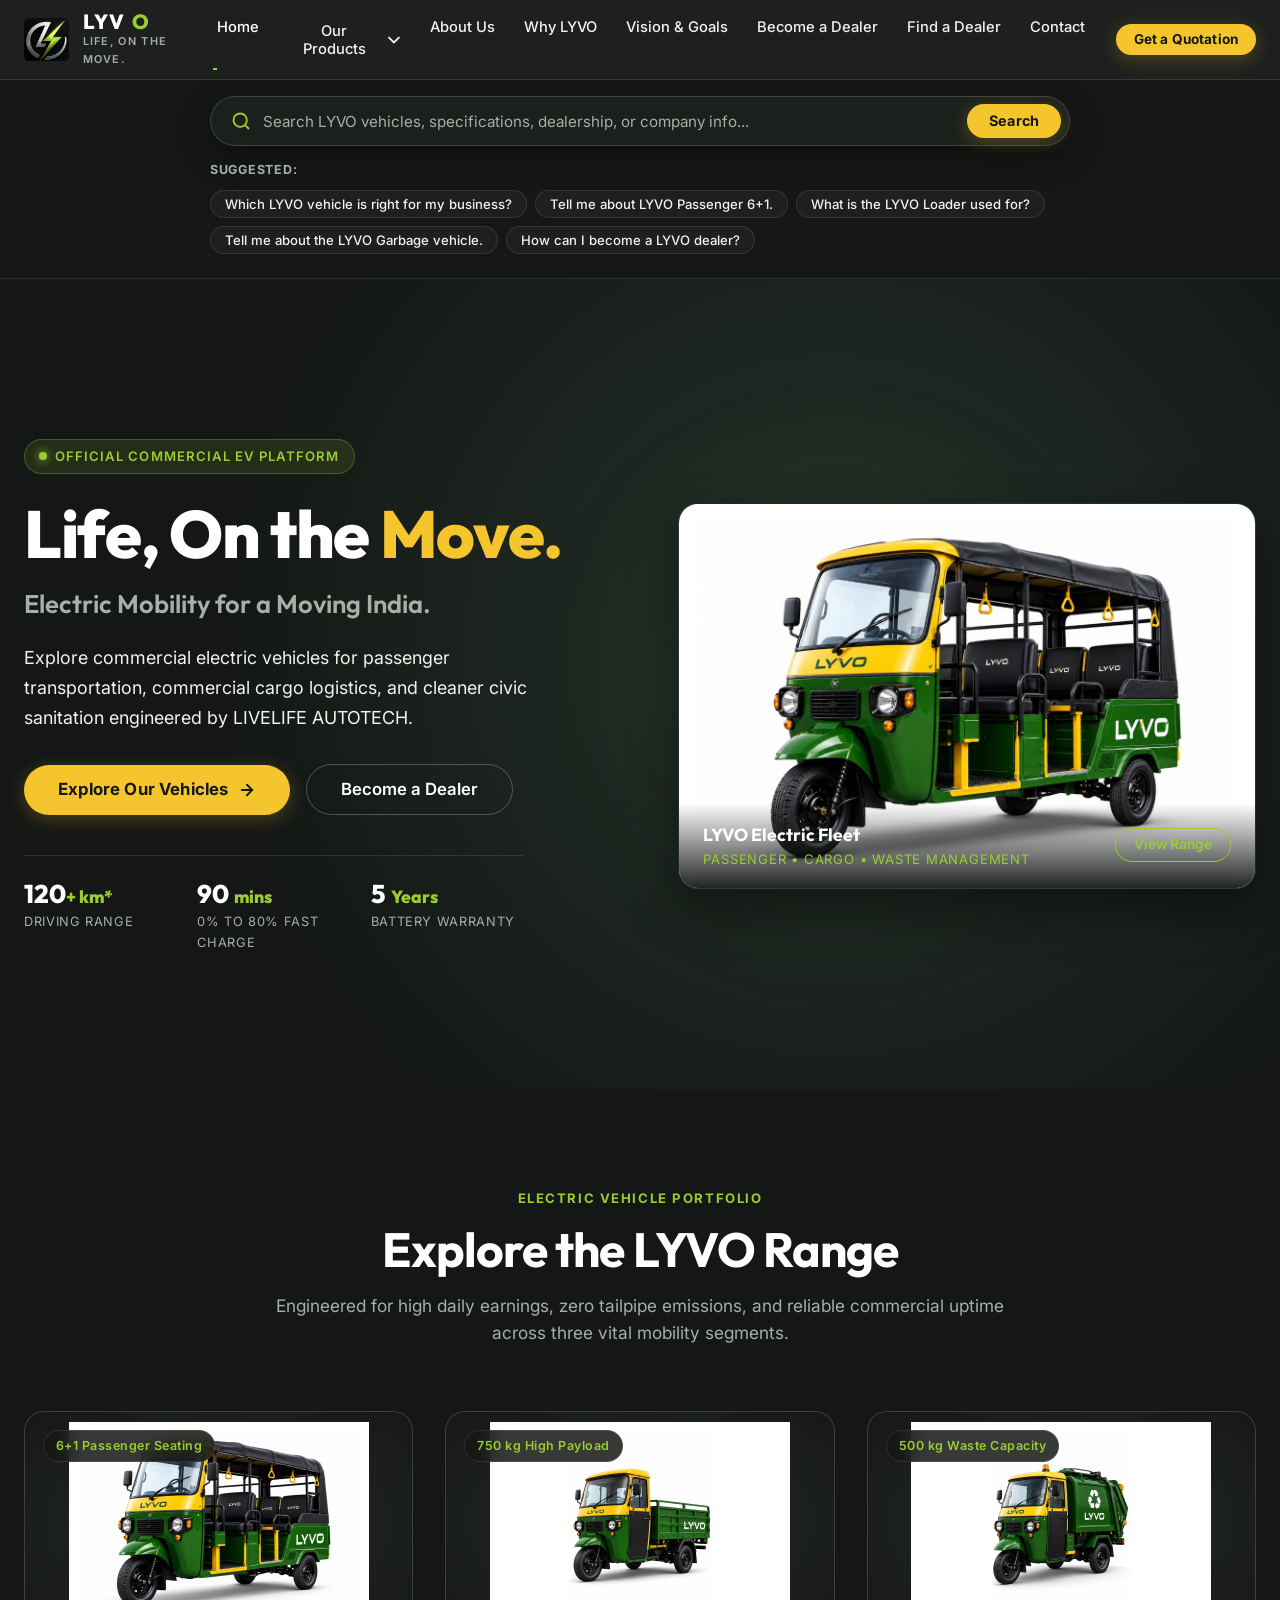
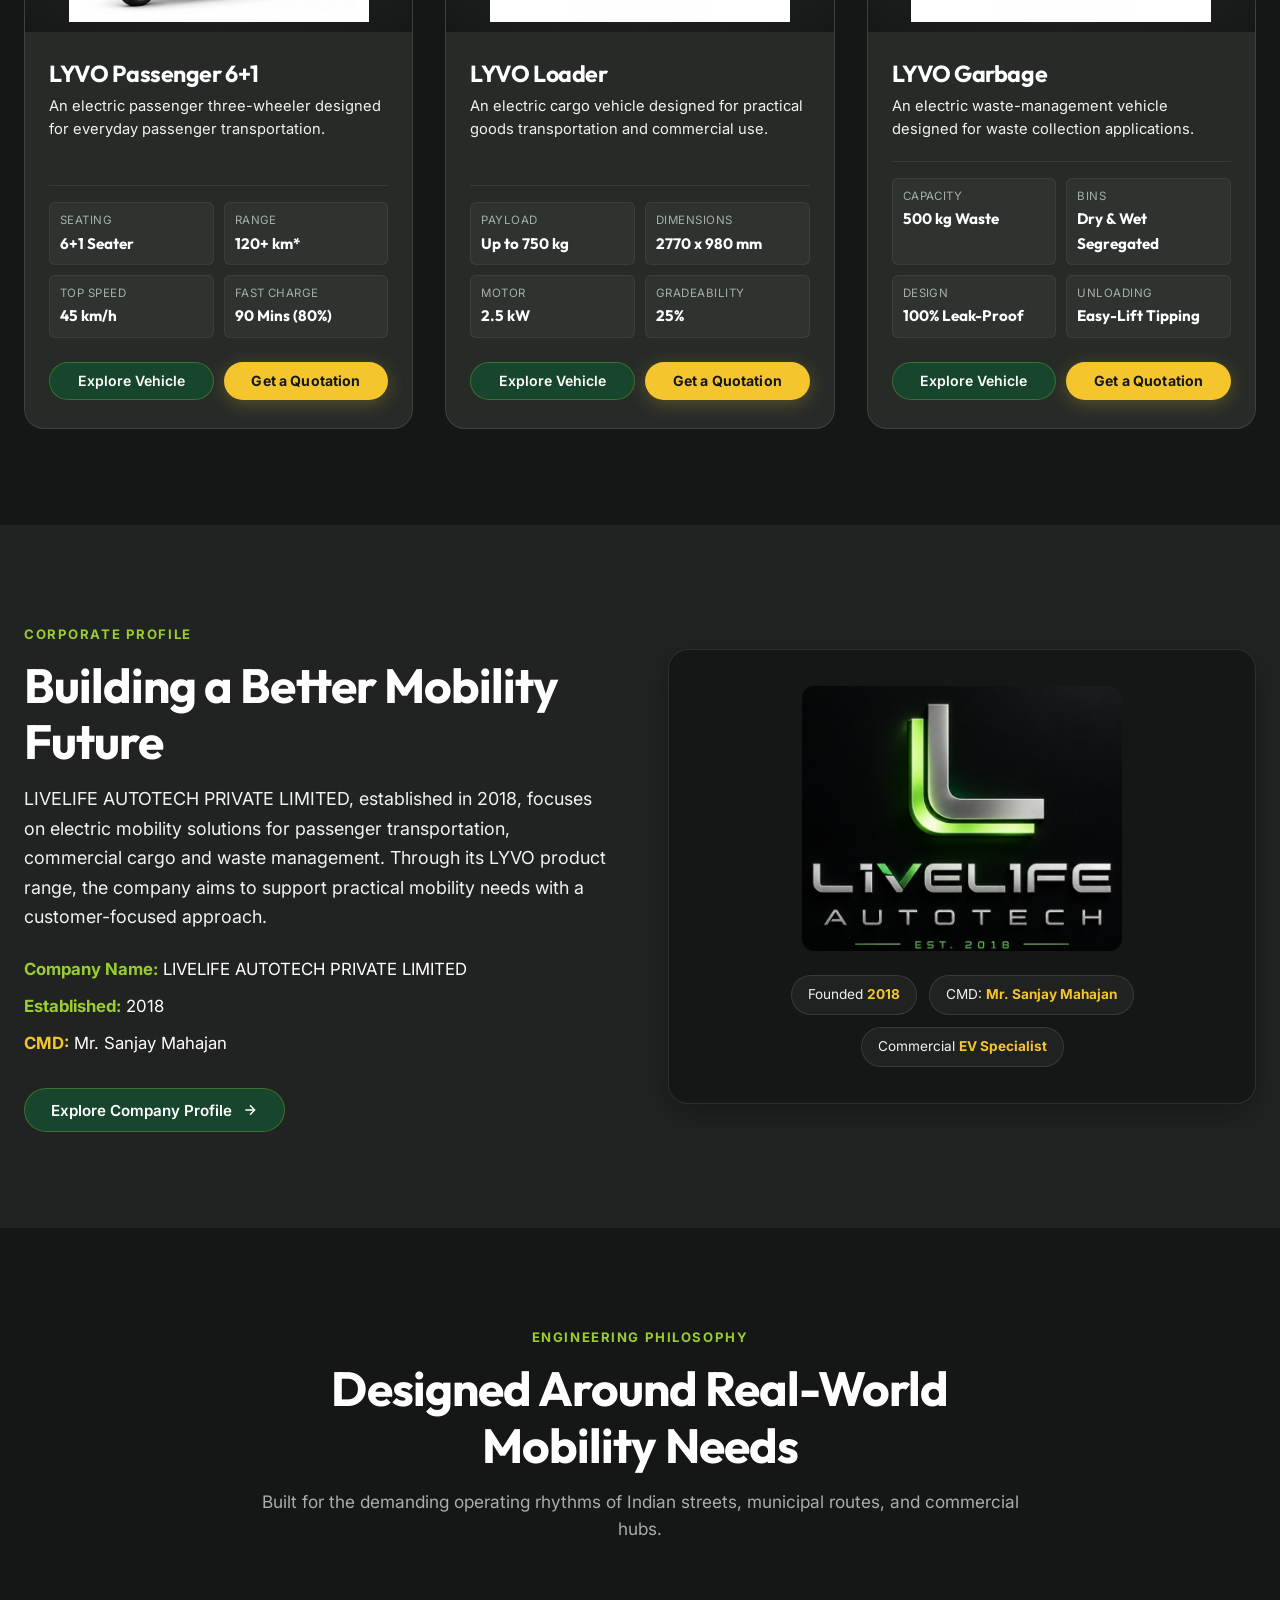
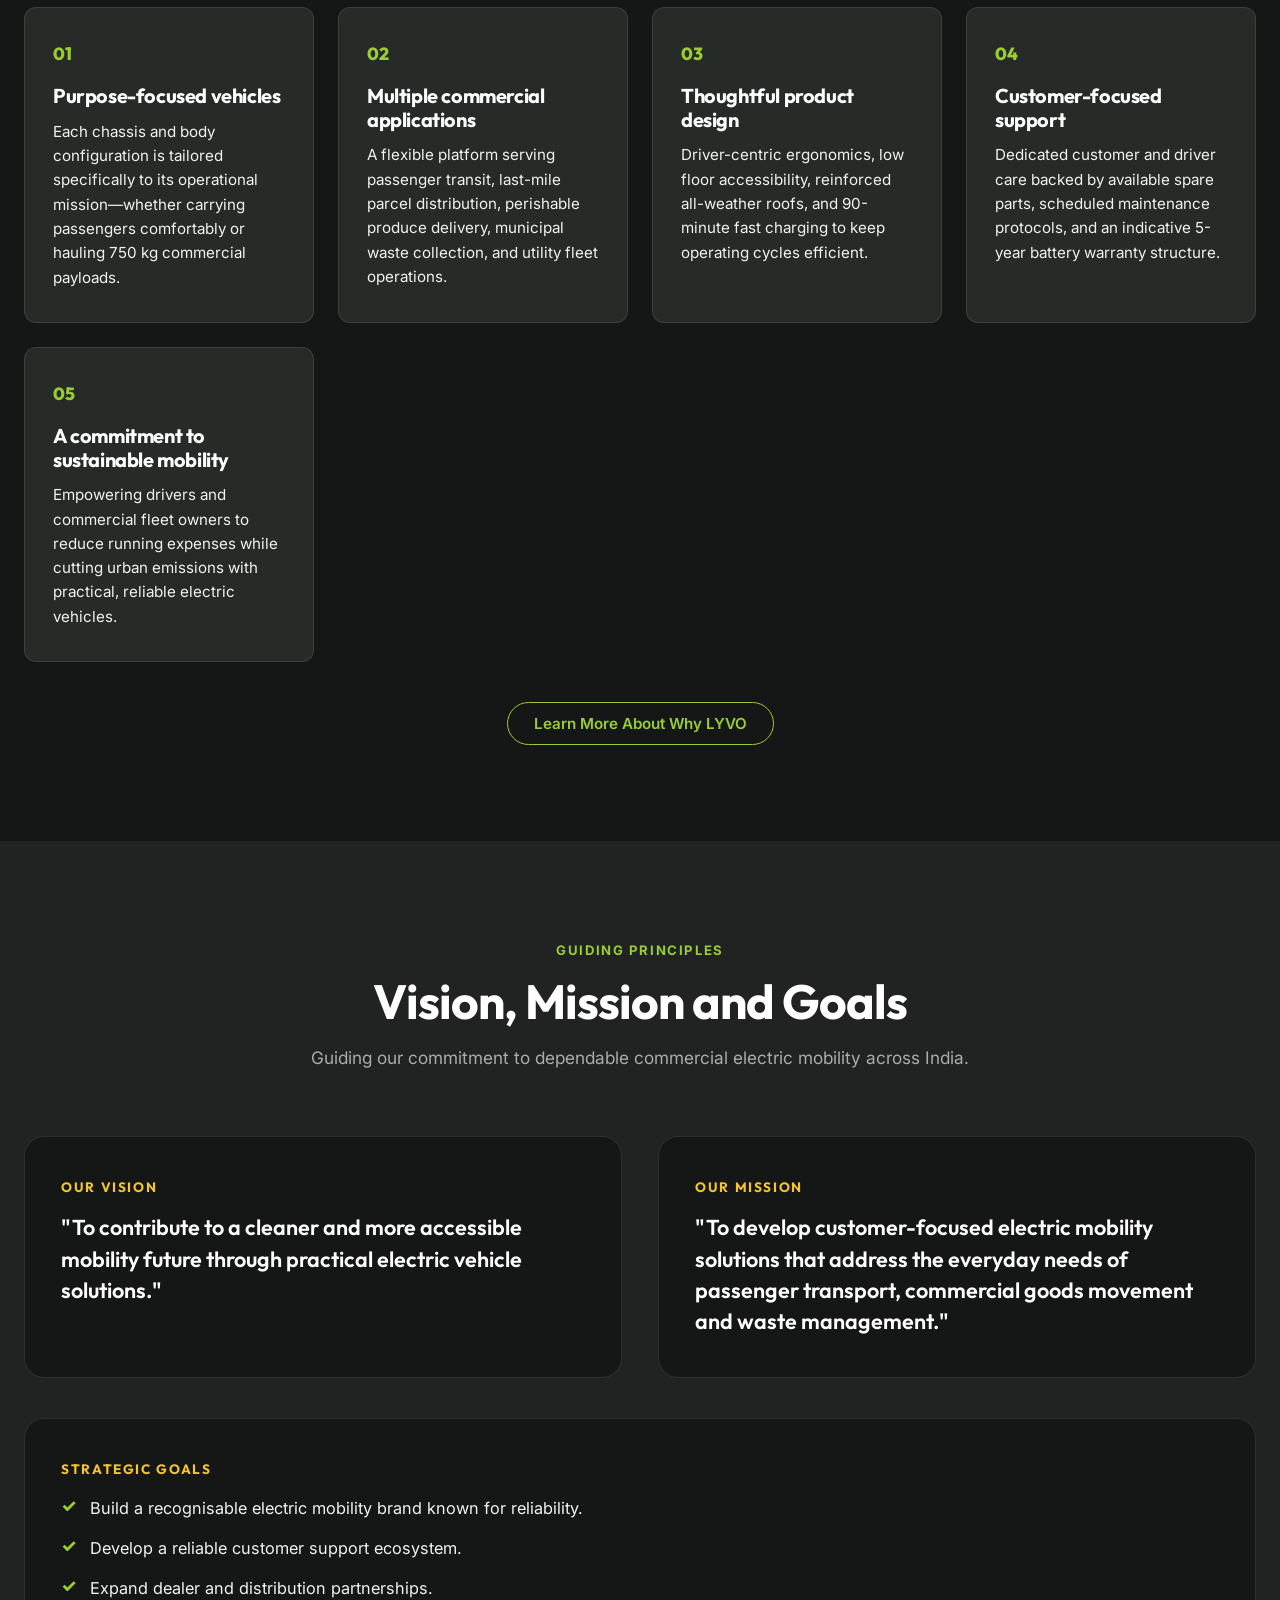
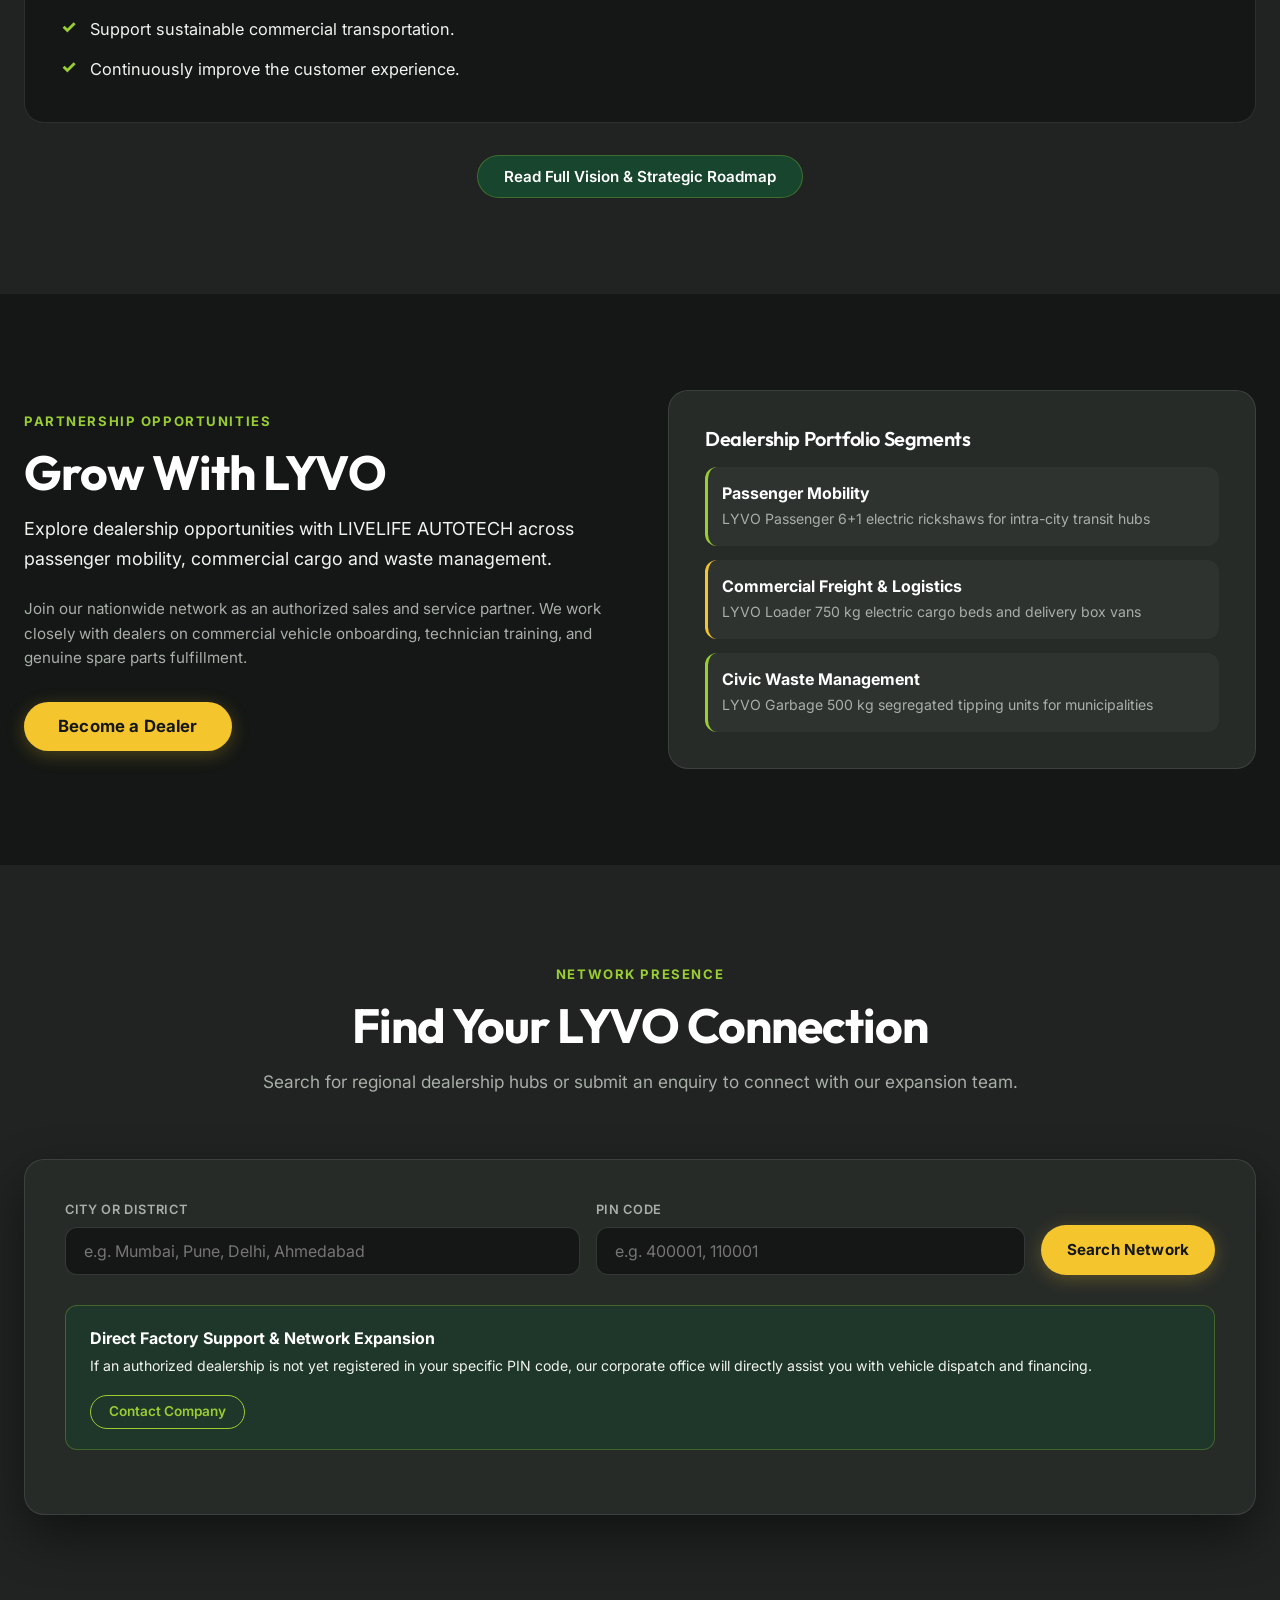
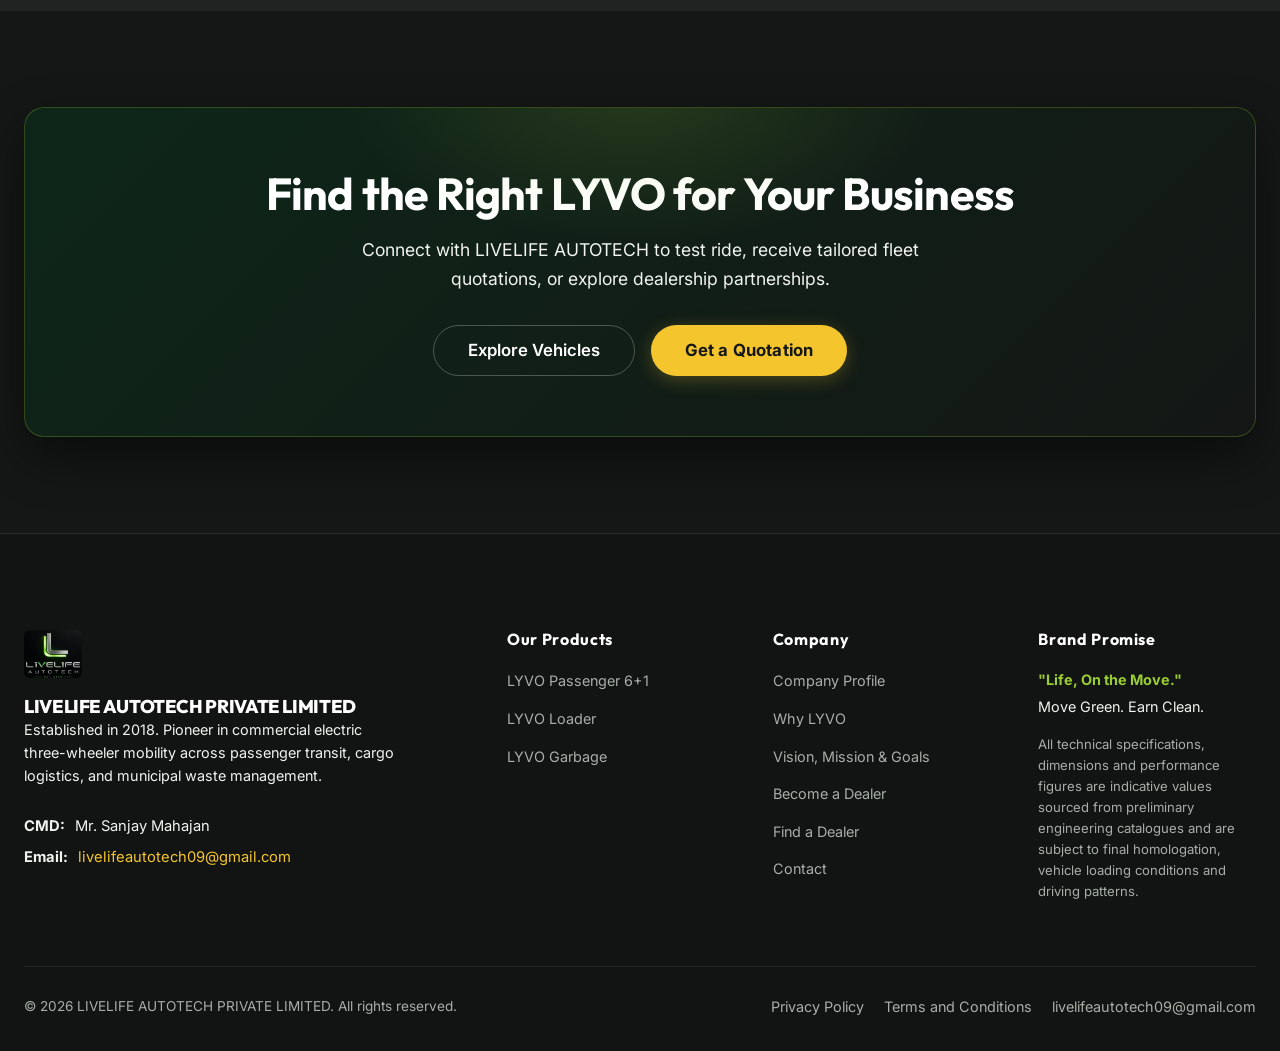
<file: index.html>
<!DOCTYPE html>
<html lang="en">
<head>
  <meta charset="UTF-8" />
  <meta name="viewport" content="width=device-width, initial-scale=1.0" />
  <title>LYVO Electric Vehicles | LIVELIFE AUTOTECH PRIVATE LIMITED | Life, On the Move</title>
  <meta name="description" content="Explore electric commercial mobility solutions for passenger transportation, commercial cargo and cleaner cities by LIVELIFE AUTOTECH PRIVATE LIMITED. LYVO Passenger 6+1, LYVO Loader and LYVO Garbage." />
  
  <!-- Open Graph Meta -->
  <meta property="og:title" content="LYVO Electric Vehicles | LIVELIFE AUTOTECH PRIVATE LIMITED" />
  <meta property="og:description" content="Life, On the Move. Electric mobility solutions for passenger transportation, commercial cargo and cleaner cities." />
  <meta property="og:image" content="./assets/brand/lyvo_brand_hero.jpg" />
  <meta property="og:type" content="website" />

  <!-- Favicon -->
  <link rel="icon" type="image/jpeg" href="./assets/brand/lyvo_emblem.jpg" />

  <!-- Styles -->
  <link rel="stylesheet" href="./src/css/main.css" />
</head>
<body>

  <!-- Global Header Mount -->
  <div id="site-header-mount"></div>

  <!-- Smart Natural Language Search Bar (Ather Aesthetic) -->
  <section class="smart-search-section">
    <div class="container">
      <div id="smart-search-mount"></div>
    </div>
  </section>

  <!-- A. Hero Section (Ather Aesthetic) -->
  <section class="hero-automotive" id="hero">
    <div class="hero-glow-decor"></div>
    <div class="container hero-grid">
      <!-- Left Column: Copy & CTA -->
      <div class="hero-copy-block">
        <div class="hero-badge-pill">
          <span class="pill-dot"></span>
          <span>Official Commercial EV Platform</span>
        </div>

        <h1 class="hero-title">
          Life, On the <span class="highlight-yellow">Move.</span>
        </h1>

        <p class="hero-subtitle">
          Electric Mobility for a Moving India.
        </p>

        <p class="hero-desc lead">
          Explore commercial electric vehicles for passenger transportation, commercial cargo logistics, and cleaner civic sanitation engineered by LIVELIFE AUTOTECH.
        </p>

        <div class="hero-cta-group">
          <a href="#products-range" class="btn btn-yellow btn-lg">
            Explore Our Vehicles
            <svg width="18" height="18" viewBox="0 0 24 24" fill="none" stroke="currentColor" stroke-width="2.5" stroke-linecap="round">
              <path d="M5 12h14M12 5l7 7-7 7"/>
            </svg>
          </a>
          <a href="./become-a-dealer.html" class="btn btn-outline-white btn-lg">
            Become a Dealer
          </a>
        </div>

        <!-- Metric Badges from Catalogue -->
        <div class="hero-metrics-bar">
          <div class="metric-item">
            <div class="metric-value">120<span>+ km*</span></div>
            <div class="metric-label">Driving Range</div>
          </div>
          <div class="metric-item">
            <div class="metric-value">90 <span>mins</span></div>
            <div class="metric-label">0% to 80% Fast Charge</div>
          </div>
          <div class="metric-item">
            <div class="metric-value">5 <span>Years</span></div>
            <div class="metric-label">Battery Warranty</div>
          </div>
        </div>
      </div>

      <!-- Right Column: Vehicle Visual Stage -->
      <div class="hero-visual-stage">
        <div class="hero-stage-podium">
          <img 
            src="./assets/products/passenger/hero_main.jpg" 
            alt="LYVO Electric 3-Wheeler Fleet Lineup" 
            class="hero-vehicle-img"
          />
          <div class="hero-podium-caption">
            <div>
              <div class="podium-tag">LYVO Electric Fleet</div>
              <div class="podium-sub">Passenger • Cargo • Waste Management</div>
            </div>
            <a href="#products-range" class="btn btn-outline-lime btn-sm">
              View Range
            </a>
          </div>
        </div>
      </div>
    </div>
  </section>

  <!-- B. Our Products Section -->
  <section class="section section-deep" id="products-range">
    <div class="container">
      <div class="section-header">
        <span class="section-tag">Electric Vehicle Portfolio</span>
        <h2 class="section-title">Explore the LYVO Range</h2>
        <p class="section-desc">
          Engineered for high daily earnings, zero tailpipe emissions, and reliable commercial uptime across three vital mobility segments.
        </p>
      </div>

      <!-- 3 Products Grid -->
      <div class="product-range-grid">
        <!-- Product 1: LYVO Passenger 6+1 -->
        <article class="product-card">
          <span class="product-card-badge">6+1 Passenger Seating</span>
          <div class="product-card-media">
            <img 
              src="./assets/products/passenger/hero_main.jpg" 
              alt="LYVO Passenger 6+1 Electric Rickshaw" 
              class="product-card-img"
              loading="lazy"
            />
          </div>
          <div class="product-card-body">
            <h3 class="product-card-name">LYVO Passenger 6+1</h3>
            <p class="product-card-desc">
              An electric passenger three-wheeler designed for everyday passenger transportation.
            </p>

            <div class="product-card-specs">
              <div class="spec-chip">
                <span class="spec-chip-label">Seating</span>
                <span class="spec-chip-val">6+1 Seater</span>
              </div>
              <div class="spec-chip">
                <span class="spec-chip-label">Range</span>
                <span class="spec-chip-val">120+ km*</span>
              </div>
              <div class="spec-chip">
                <span class="spec-chip-label">Top Speed</span>
                <span class="spec-chip-val">45 km/h</span>
              </div>
              <div class="spec-chip">
                <span class="spec-chip-label">Fast Charge</span>
                <span class="spec-chip-val">90 Mins (80%)</span>
              </div>
            </div>

            <div class="product-card-actions">
              <a href="./products/lyvo-passenger.html" class="btn btn-forest btn-sm">
                Explore Vehicle
              </a>
              <a href="./quotation.html?product=lyvo-passenger" class="btn btn-yellow btn-sm">
                Get a Quotation
              </a>
            </div>
          </div>
        </article>

        <!-- Product 2: LYVO Loader -->
        <article class="product-card">
          <span class="product-card-badge">750 kg High Payload</span>
          <div class="product-card-media">
            <img 
              src="./assets/products/loader/hero_main.jpg" 
              alt="LYVO Loader Electric Cargo Three-Wheeler" 
              class="product-card-img"
              loading="lazy"
            />
          </div>
          <div class="product-card-body">
            <h3 class="product-card-name">LYVO Loader</h3>
            <p class="product-card-desc">
              An electric cargo vehicle designed for practical goods transportation and commercial use.
            </p>

            <div class="product-card-specs">
              <div class="spec-chip">
                <span class="spec-chip-label">Payload</span>
                <span class="spec-chip-val">Up to 750 kg</span>
              </div>
              <div class="spec-chip">
                <span class="spec-chip-label">Dimensions</span>
                <span class="spec-chip-val">2770 x 980 mm</span>
              </div>
              <div class="spec-chip">
                <span class="spec-chip-label">Motor</span>
                <span class="spec-chip-val">2.5 kW</span>
              </div>
              <div class="spec-chip">
                <span class="spec-chip-label">Gradeability</span>
                <span class="spec-chip-val">25%</span>
              </div>
            </div>

            <div class="product-card-actions">
              <a href="./products/lyvo-loader.html" class="btn btn-forest btn-sm">
                Explore Vehicle
              </a>
              <a href="./quotation.html?product=lyvo-loader" class="btn btn-yellow btn-sm">
                Get a Quotation
              </a>
            </div>
          </div>
        </article>

        <!-- Product 3: LYVO Garbage -->
        <article class="product-card">
          <span class="product-card-badge">500 kg Waste Capacity</span>
          <div class="product-card-media">
            <img 
              src="./assets/products/garbage/hero_main.jpg" 
              alt="LYVO Garbage Electric Waste Management Vehicle" 
              class="product-card-img"
              loading="lazy"
            />
          </div>
          <div class="product-card-body">
            <h3 class="product-card-name">LYVO Garbage</h3>
            <p class="product-card-desc">
              An electric waste-management vehicle designed for waste collection applications.
            </p>

            <div class="product-card-specs">
              <div class="spec-chip">
                <span class="spec-chip-label">Capacity</span>
                <span class="spec-chip-val">500 kg Waste</span>
              </div>
              <div class="spec-chip">
                <span class="spec-chip-label">Bins</span>
                <span class="spec-chip-val">Dry & Wet Segregated</span>
              </div>
              <div class="spec-chip">
                <span class="spec-chip-label">Design</span>
                <span class="spec-chip-val">100% Leak-Proof</span>
              </div>
              <div class="spec-chip">
                <span class="spec-chip-label">Unloading</span>
                <span class="spec-chip-val">Easy-Lift Tipping</span>
              </div>
            </div>

            <div class="product-card-actions">
              <a href="./products/lyvo-garbage.html" class="btn btn-forest btn-sm">
                Explore Vehicle
              </a>
              <a href="./quotation.html?product=lyvo-garbage" class="btn btn-yellow btn-sm">
                Get a Quotation
              </a>
            </div>
          </div>
        </article>
      </div>
    </div>
  </section>

  <!-- C. Company Introduction Section -->
  <section class="section section-dark" id="about-intro">
    <div class="container">
      <div class="company-intro-grid">
        <!-- Text Column -->
        <div>
          <span class="section-tag">Corporate Profile</span>
          <h2 class="section-title">Building a Better Mobility Future</h2>
          <p class="lead" style="margin-bottom: 24px;">
            LIVELIFE AUTOTECH PRIVATE LIMITED, established in 2018, focuses on electric mobility solutions for passenger transportation, commercial cargo and waste management. Through its LYVO product range, the company aims to support practical mobility needs with a customer-focused approach.
          </p>
          
          <div style="display: flex; flex-direction: column; gap: 10px; margin-bottom: 32px;">
            <div style="font-size: 1.05rem;">
              <strong style="color: var(--color-lime);">Company Name:</strong> LIVELIFE AUTOTECH PRIVATE LIMITED
            </div>
            <div style="font-size: 1.05rem;">
              <strong style="color: var(--color-lime);">Established:</strong> 2018
            </div>
            <div style="font-size: 1.05rem;">
              <strong style="color: var(--color-yellow);">CMD:</strong> Mr. Sanjay Mahajan
            </div>
          </div>

          <a href="./about.html" class="btn btn-forest">
            Explore Company Profile
            <svg width="16" height="16" viewBox="0 0 24 24" fill="none" stroke="currentColor" stroke-width="2">
              <path d="M5 12h14M12 5l7 7-7 7"/>
            </svg>
          </a>
        </div>

        <!-- Official Brand Frame Column -->
        <div>
          <div class="company-logo-frame">
            <img 
              src="./assets/brand/livelife_logo.jpg" 
              alt="LIVELIFE AUTOTECH EST. 2018 Official Corporate Logo" 
              class="company-logo-img"
            />
            <div class="company-meta-pills">
              <span class="meta-pill">Founded <strong>2018</strong></span>
              <span class="meta-pill">CMD: <strong>Mr. Sanjay Mahajan</strong></span>
              <span class="meta-pill">Commercial <strong>EV Specialist</strong></span>
            </div>
          </div>
        </div>
      </div>
    </div>
  </section>

  <!-- D. Why LYVO? 5 Themes -->
  <section class="section section-deep" id="why-lyvo">
    <div class="container">
      <div class="section-header">
        <span class="section-tag">Engineering Philosophy</span>
        <h2 class="section-title">Designed Around Real-World Mobility Needs</h2>
        <p class="section-desc">
          Built for the demanding operating rhythms of Indian streets, municipal routes, and commercial hubs.
        </p>
      </div>

      <div class="pillars-grid">
        <!-- 1. Purpose-focused vehicles -->
        <div class="pillar-card">
          <span class="pillar-num">01</span>
          <h3 class="pillar-title">Purpose-focused vehicles</h3>
          <p class="pillar-desc">
            Each chassis and body configuration is tailored specifically to its operational mission—whether carrying passengers comfortably or hauling 750 kg commercial payloads.
          </p>
        </div>

        <!-- 2. Multiple commercial applications -->
        <div class="pillar-card">
          <span class="pillar-num">02</span>
          <h3 class="pillar-title">Multiple commercial applications</h3>
          <p class="pillar-desc">
            A flexible platform serving passenger transit, last-mile parcel distribution, perishable produce delivery, municipal waste collection, and utility fleet operations.
          </p>
        </div>

        <!-- 3. Thoughtful product design -->
        <div class="pillar-card">
          <span class="pillar-num">03</span>
          <h3 class="pillar-title">Thoughtful product design</h3>
          <p class="pillar-desc">
            Driver-centric ergonomics, low floor accessibility, reinforced all-weather roofs, and 90-minute fast charging to keep operating cycles efficient.
          </p>
        </div>

        <!-- 4. Customer-focused support -->
        <div class="pillar-card">
          <span class="pillar-num">04</span>
          <h3 class="pillar-title">Customer-focused support</h3>
          <p class="pillar-desc">
            Dedicated customer and driver care backed by available spare parts, scheduled maintenance protocols, and an indicative 5-year battery warranty structure.
          </p>
        </div>

        <!-- 5. Commitment to sustainable mobility -->
        <div class="pillar-card">
          <span class="pillar-num">05</span>
          <h3 class="pillar-title">A commitment to sustainable mobility</h3>
          <p class="pillar-desc">
            Empowering drivers and commercial fleet owners to reduce running expenses while cutting urban emissions with practical, reliable electric vehicles.
          </p>
        </div>
      </div>

      <div style="text-align: center; margin-top: 40px;">
        <a href="./why-lyvo.html" class="btn btn-outline-lime">
          Learn More About Why LYVO
        </a>
      </div>
    </div>
  </section>

  <!-- E. Vision, Mission and Goals Section -->
  <section class="section section-dark" id="vision-mission-goals">
    <div class="container">
      <div class="section-header">
        <span class="section-tag">Guiding Principles</span>
        <h2 class="section-title">Vision, Mission and Goals</h2>
        <p class="section-desc">
          Guiding our commitment to dependable commercial electric mobility across India.
        </p>
      </div>

      <div class="vmg-grid">
        <!-- Vision -->
        <div class="vmg-box">
          <span class="vmg-tag">Our Vision</span>
          <p class="vmg-quote">
            "To contribute to a cleaner and more accessible mobility future through practical electric vehicle solutions."
          </p>
        </div>

        <!-- Mission -->
        <div class="vmg-box">
          <span class="vmg-tag">Our Mission</span>
          <p class="vmg-quote">
            "To develop customer-focused electric mobility solutions that address the everyday needs of passenger transport, commercial goods movement and waste management."
          </p>
        </div>
      </div>

      <!-- Goals Box -->
      <div class="vmg-box" style="margin-bottom: 32px;">
        <span class="vmg-tag">Strategic Goals</span>
        <ul class="goals-list">
          <li class="goal-item">
            <span class="goal-check">✓</span>
            <span>Build a recognisable electric mobility brand known for reliability.</span>
          </li>
          <li class="goal-item">
            <span class="goal-check">✓</span>
            <span>Develop a reliable customer support ecosystem.</span>
          </li>
          <li class="goal-item">
            <span class="goal-check">✓</span>
            <span>Expand dealer and distribution partnerships.</span>
          </li>
          <li class="goal-item">
            <span class="goal-check">✓</span>
            <span>Support sustainable commercial transportation.</span>
          </li>
          <li class="goal-item">
            <span class="goal-check">✓</span>
            <span>Continuously improve the customer experience.</span>
          </li>
        </ul>
      </div>

      <div style="text-align: center;">
        <a href="./vision-mission.html" class="btn btn-forest">
          Read Full Vision & Strategic Roadmap
        </a>
      </div>
    </div>
  </section>

  <!-- F. Become a Dealer Section -->
  <section class="section section-deep" id="dealer-opportunity">
    <div class="container">
      <div class="company-intro-grid">
        <div>
          <span class="section-tag">Partnership Opportunities</span>
          <h2 class="section-title">Grow With LYVO</h2>
          <p class="lead" style="margin-bottom: 24px;">
            Explore dealership opportunities with LIVELIFE AUTOTECH across passenger mobility, commercial cargo and waste management.
          </p>
          <p style="color: var(--color-muted-grey); margin-bottom: 32px; font-size: 0.95rem;">
            Join our nationwide network as an authorized sales and service partner. We work closely with dealers on commercial vehicle onboarding, technician training, and genuine spare parts fulfillment.
          </p>
          <a href="./become-a-dealer.html" class="btn btn-yellow btn-lg">
            Become a Dealer
          </a>
        </div>

        <div>
          <div style="background: var(--color-charcoal-surface); border: 1px solid var(--color-charcoal-border); border-radius: var(--radius-lg); padding: 36px;">
            <h3 style="font-size: 1.25rem; margin-bottom: 16px; color: var(--color-white);">Dealership Portfolio Segments</h3>
            <div style="display: flex; flex-direction: column; gap: 14px;">
              <div style="padding: 14px; background: rgba(255,255,255,0.04); border-radius: var(--radius-md); border-left: 3px solid var(--color-lime);">
                <strong style="color: var(--color-white); display: block;">Passenger Mobility</strong>
                <span style="font-size: 0.88rem; color: var(--color-muted-grey);">LYVO Passenger 6+1 electric rickshaws for intra-city transit hubs</span>
              </div>
              <div style="padding: 14px; background: rgba(255,255,255,0.04); border-radius: var(--radius-md); border-left: 3px solid var(--color-yellow);">
                <strong style="color: var(--color-white); display: block;">Commercial Freight & Logistics</strong>
                <span style="font-size: 0.88rem; color: var(--color-muted-grey);">LYVO Loader 750 kg electric cargo beds and delivery box vans</span>
              </div>
              <div style="padding: 14px; background: rgba(255,255,255,0.04); border-radius: var(--radius-md); border-left: 3px solid var(--color-lime);">
                <strong style="color: var(--color-white); display: block;">Civic Waste Management</strong>
                <span style="font-size: 0.88rem; color: var(--color-muted-grey);">LYVO Garbage 500 kg segregated tipping units for municipalities</span>
              </div>
            </div>
          </div>
        </div>
      </div>
    </div>
  </section>

  <!-- G. Find Your Nearest Dealer Section (Ather Inspired) -->
  <section class="section section-dark" id="dealer-locator">
    <div class="container">
      <div class="section-header">
        <span class="section-tag">Network Presence</span>
        <h2 class="section-title">Find Your LYVO Connection</h2>
        <p class="section-desc">
          Search for regional dealership hubs or submit an enquiry to connect with our expansion team.
        </p>
      </div>

      <div class="dealer-locator-wrapper">
        <form id="dealer-search-form" class="dealer-search-bar" onsubmit="event.preventDefault(); window.location.href='./dealers.html';">
          <div class="input-field-wrap">
            <label class="input-label" for="city-input">City or District</label>
            <input type="text" id="city-input" class="input-text" placeholder="e.g. Mumbai, Pune, Delhi, Ahmedabad" />
          </div>
          <div class="input-field-wrap">
            <label class="input-label" for="pincode-input">PIN Code</label>
            <input type="text" id="pincode-input" class="input-text" placeholder="e.g. 400001, 110001" maxlength="6" />
          </div>
          <div style="display: flex; align-items: flex-end;">
            <button type="submit" class="btn btn-yellow" style="height: 50px; width: 100%;">
              Search Network
            </button>
          </div>
        </form>

        <div class="dealer-status-banner">
          <div>
            <strong style="color: var(--color-white); font-size: 1rem; display: block; margin-bottom: 2px;">
              Direct Factory Support & Network Expansion
            </strong>
            <span style="font-size: 0.88rem; color: var(--color-light-grey);">
              If an authorized dealership is not yet registered in your specific PIN code, our corporate office will directly assist you with vehicle dispatch and financing.
            </span>
          </div>
          <a href="mailto:livelifeautotech09@gmail.com" class="btn btn-outline-lime btn-sm">
            Contact Company
          </a>
        </div>
      </div>
    </div>
  </section>

  <!-- H. Final Call to Action -->
  <section class="section section-deep">
    <div class="container">
      <div class="cta-banner">
        <h2 class="cta-banner-title">Find the Right LYVO for Your Business</h2>
        <p class="cta-banner-desc">
          Connect with LIVELIFE AUTOTECH to test ride, receive tailored fleet quotations, or explore dealership partnerships.
        </p>
        <div class="cta-btn-group">
          <a href="#products-range" class="btn btn-outline-white btn-lg">
            Explore Vehicles
          </a>
          <a href="./quotation.html" class="btn btn-yellow btn-lg">
            Get a Quotation
          </a>
        </div>
      </div>
    </div>
  </section>

  <!-- Global Footer Mount -->
  <div id="site-footer-mount"></div>

  <!-- Scripts -->
  <script type="module">
    import { renderHeader, renderFooter } from './src/js/components.js';
    import { SmartSearch } from './src/js/smartSearch.js';

    renderHeader('home');
    renderFooter();
    new SmartSearch({ mountId: 'smart-search-mount' });
  </script>
</body>
</html>
</file>
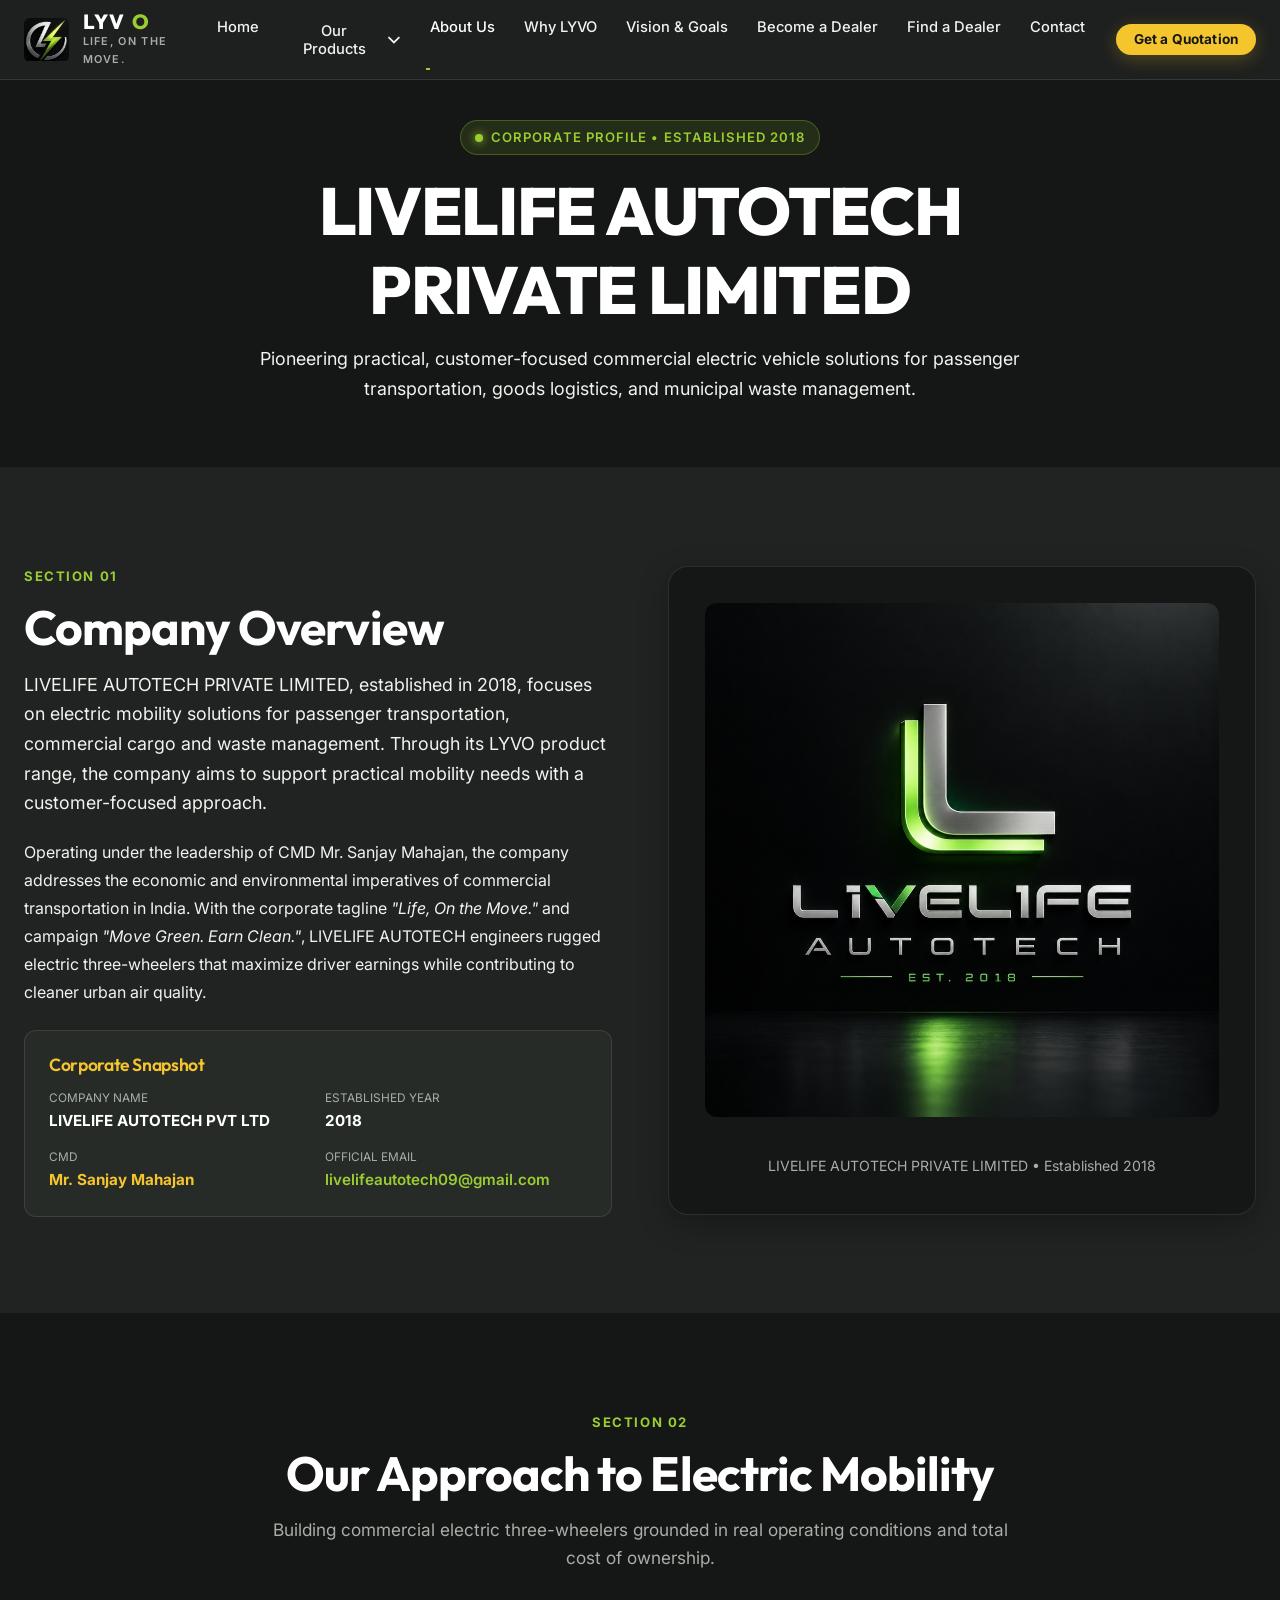
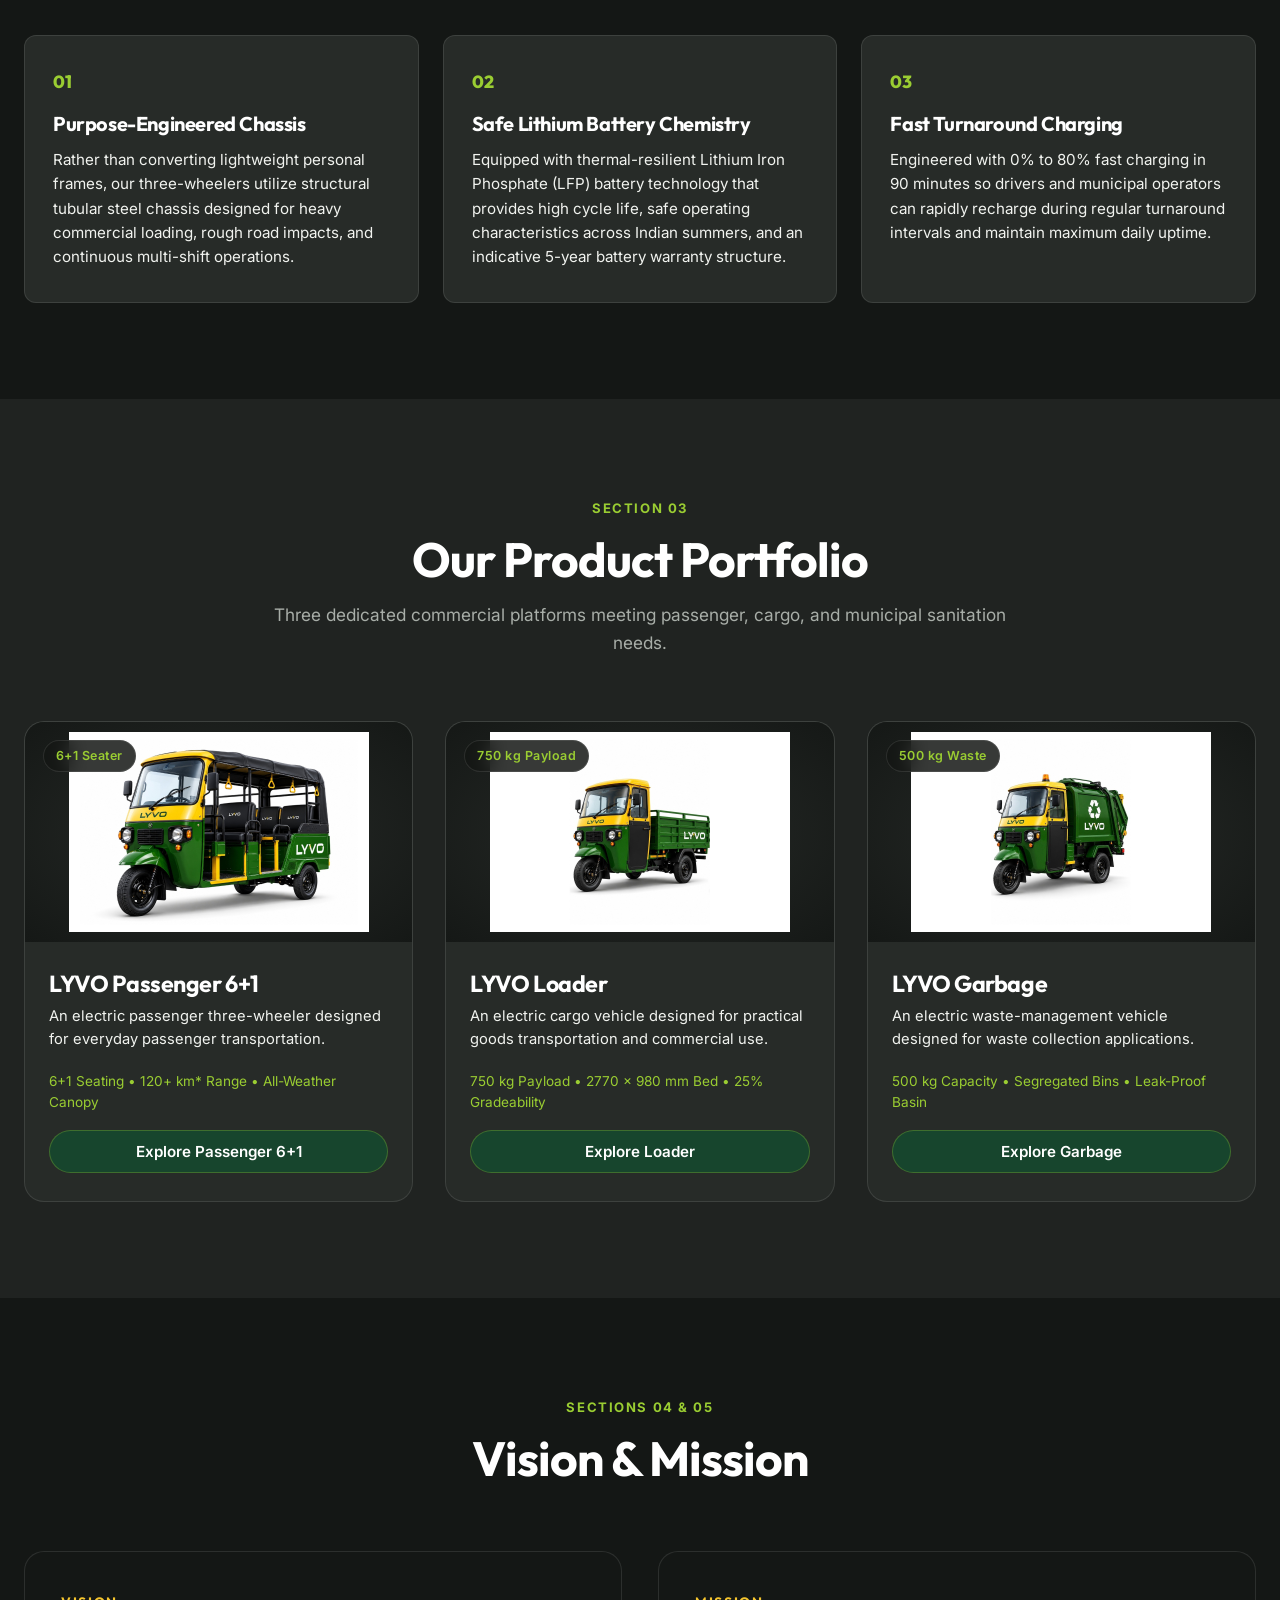
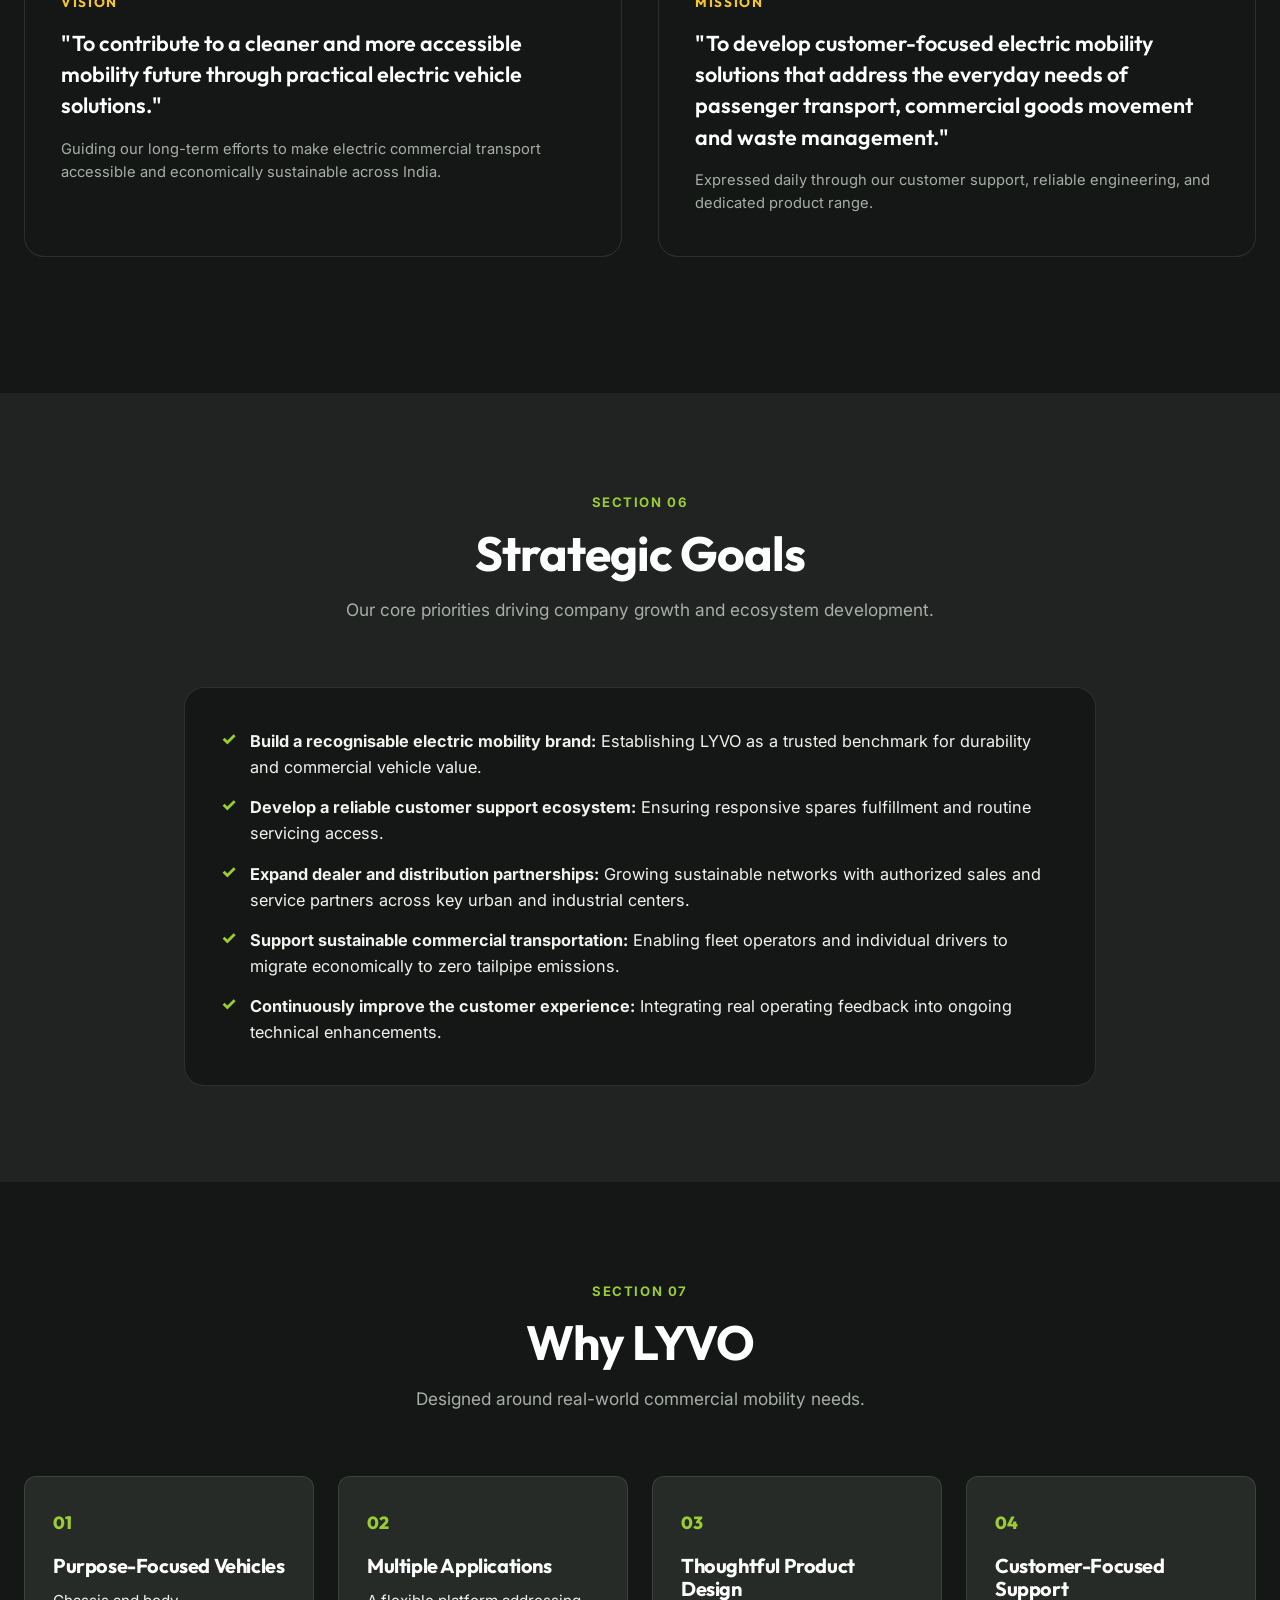
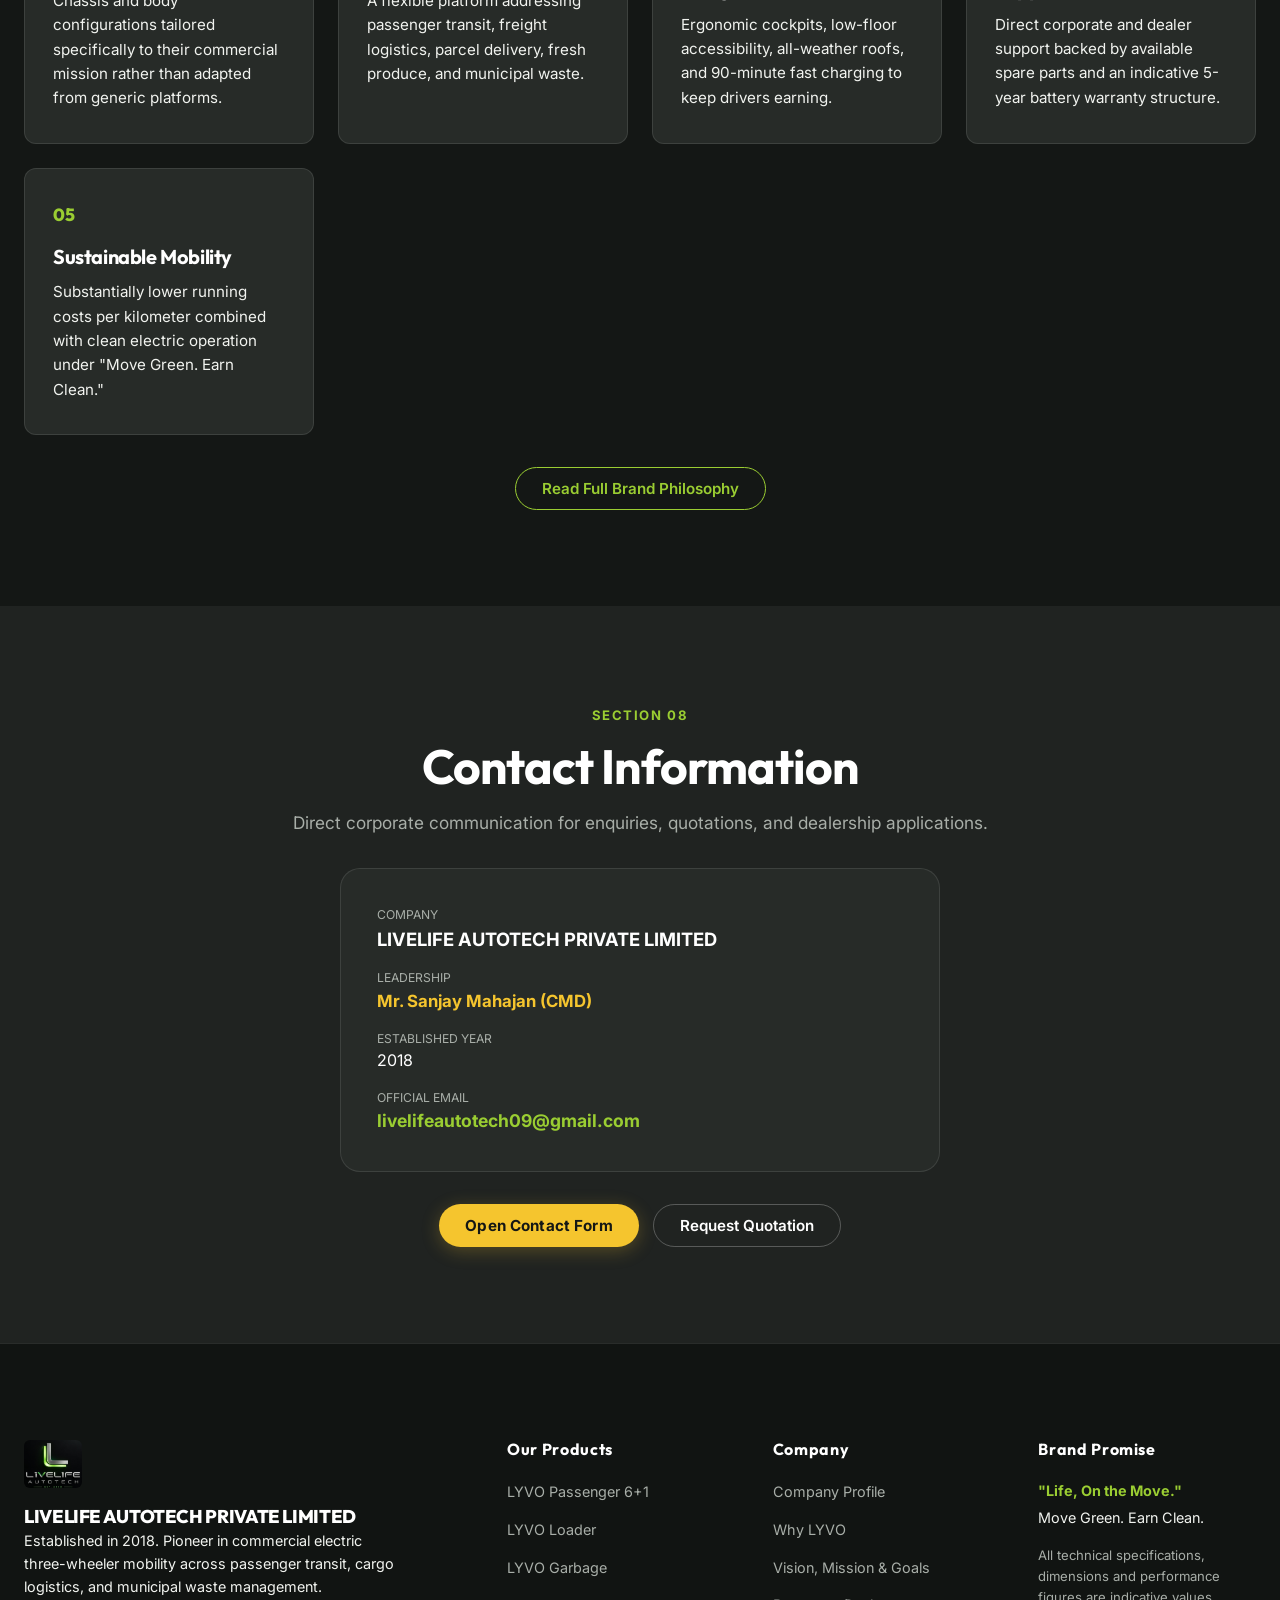
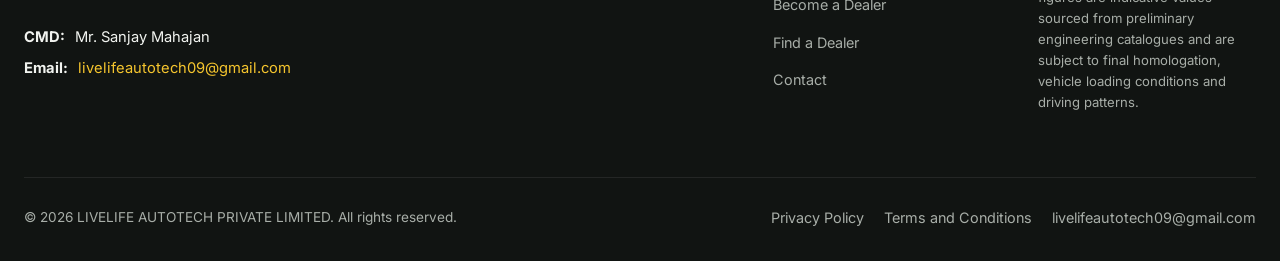
<file: about.html>
<!DOCTYPE html>
<html lang="en">
<head>
  <meta charset="UTF-8" />
  <meta name="viewport" content="width=device-width, initial-scale=1.0" />
  <title>Company Profile | LIVELIFE AUTOTECH PRIVATE LIMITED</title>
  <meta name="description" content="Learn about LIVELIFE AUTOTECH PRIVATE LIMITED, established in 2018 under CMD Mr. Sanjay Mahajan. Discover our commercial electric mobility approach, products, vision, mission and goals." />
  
  <meta property="og:title" content="Company Profile | LIVELIFE AUTOTECH PRIVATE LIMITED" />
  <meta property="og:description" content="Life, On the Move. Commercial electric vehicles for passenger transport, cargo logistics and waste management." />
  <meta property="og:image" content="./assets/brand/livelife_corporate_hero.jpg" />

  <link rel="icon" type="image/jpeg" href="./assets/brand/lyvo_emblem.jpg" />
  <link rel="stylesheet" href="./src/css/main.css" />
</head>
<body>

  <!-- Global Header Mount -->
  <div id="site-header-mount"></div>

  <!-- Hero Header -->
  <header class="section section-deep" style="padding-top: calc(var(--header-height) + 40px); padding-bottom: 40px;">
    <div class="container container-narrow" style="text-align: center;">
      <div class="hero-badge-pill" style="margin-bottom: 16px;">
        <span class="pill-dot"></span>
        <span>Corporate Profile • Established 2018</span>
      </div>
      <h1 style="margin-bottom: 16px;">LIVELIFE AUTOTECH PRIVATE LIMITED</h1>
      <p class="lead" style="max-width: 760px; margin: 0 auto 24px;">
        Pioneering practical, customer-focused commercial electric vehicle solutions for passenger transportation, goods logistics, and municipal waste management.
      </p>
    </div>
  </header>

  <!-- 1. Company Overview -->
  <section class="section section-dark" id="overview">
    <div class="container">
      <div class="company-intro-grid">
        <div>
          <span class="section-tag">Section 01</span>
          <h2 class="section-title">Company Overview</h2>
          <p class="lead" style="margin-bottom: 20px;">
            LIVELIFE AUTOTECH PRIVATE LIMITED, established in 2018, focuses on electric mobility solutions for passenger transportation, commercial cargo and waste management. Through its LYVO product range, the company aims to support practical mobility needs with a customer-focused approach.
          </p>
          <p style="color: var(--color-light-grey); margin-bottom: 24px; line-height: 1.75;">
            Operating under the leadership of CMD Mr. Sanjay Mahajan, the company addresses the economic and environmental imperatives of commercial transportation in India. With the corporate tagline <em>"Life, On the Move."</em> and campaign <em>"Move Green. Earn Clean."</em>, LIVELIFE AUTOTECH engineers rugged electric three-wheelers that maximize driver earnings while contributing to cleaner urban air quality.
          </p>

          <div style="background: var(--color-charcoal-surface); border: 1px solid var(--color-charcoal-border); border-radius: var(--radius-md); padding: 24px;">
            <h3 style="font-size: 1.1rem; color: var(--color-yellow); margin-bottom: 14px;">Corporate Snapshot</h3>
            <div style="display: grid; grid-template-columns: repeat(auto-fit, minmax(200px, 1fr)); gap: 14px;">
              <div>
                <span style="font-size: 0.74rem; text-transform: uppercase; color: var(--color-muted-grey); display: block;">Company Name</span>
                <strong style="color: var(--color-white); font-size: 0.95rem;">LIVELIFE AUTOTECH PVT LTD</strong>
              </div>
              <div>
                <span style="font-size: 0.74rem; text-transform: uppercase; color: var(--color-muted-grey); display: block;">Established Year</span>
                <strong style="color: var(--color-white); font-size: 0.95rem;">2018</strong>
              </div>
              <div>
                <span style="font-size: 0.74rem; text-transform: uppercase; color: var(--color-muted-grey); display: block;">CMD</span>
                <strong style="color: var(--color-yellow); font-size: 0.95rem;">Mr. Sanjay Mahajan</strong>
              </div>
              <div>
                <span style="font-size: 0.74rem; text-transform: uppercase; color: var(--color-muted-grey); display: block;">Official Email</span>
                <a href="mailto:livelifeautotech09@gmail.com" style="color: var(--color-lime); font-size: 0.95rem; font-weight: 600;">livelifeautotech09@gmail.com</a>
              </div>
            </div>
          </div>
        </div>

        <div>
          <div class="company-logo-frame">
            <img 
              src="./assets/brand/livelife_corporate_hero.jpg" 
              alt="LIVELIFE AUTOTECH EST. 2018 Official Identity" 
              class="company-logo-img"
              style="max-width: 100%; border-radius: var(--radius-md);"
            />
            <div style="margin-top: 14px; font-size: 0.88rem; color: var(--color-muted-grey); text-align: center;">
              LIVELIFE AUTOTECH PRIVATE LIMITED • Established 2018
            </div>
          </div>
        </div>
      </div>
    </div>
  </section>

  <!-- 2. Our Approach to Electric Mobility -->
  <section class="section section-deep" id="approach">
    <div class="container">
      <div class="section-header">
        <span class="section-tag">Section 02</span>
        <h2 class="section-title">Our Approach to Electric Mobility</h2>
        <p class="section-desc">
          Building commercial electric three-wheelers grounded in real operating conditions and total cost of ownership.
        </p>
      </div>

      <div class="pillars-grid">
        <div class="pillar-card">
          <span class="pillar-num">01</span>
          <h3 class="pillar-title">Purpose-Engineered Chassis</h3>
          <p class="pillar-desc">
            Rather than converting lightweight personal frames, our three-wheelers utilize structural tubular steel chassis designed for heavy commercial loading, rough road impacts, and continuous multi-shift operations.
          </p>
        </div>

        <div class="pillar-card">
          <span class="pillar-num">02</span>
          <h3 class="pillar-title">Safe Lithium Battery Chemistry</h3>
          <p class="pillar-desc">
            Equipped with thermal-resilient Lithium Iron Phosphate (LFP) battery technology that provides high cycle life, safe operating characteristics across Indian summers, and an indicative 5-year battery warranty structure.
          </p>
        </div>

        <div class="pillar-card">
          <span class="pillar-num">03</span>
          <h3 class="pillar-title">Fast Turnaround Charging</h3>
          <p class="pillar-desc">
            Engineered with 0% to 80% fast charging in 90 minutes so drivers and municipal operators can rapidly recharge during regular turnaround intervals and maintain maximum daily uptime.
          </p>
        </div>
      </div>
    </div>
  </section>

  <!-- 3. Our Product Portfolio -->
  <section class="section section-dark" id="portfolio">
    <div class="container">
      <div class="section-header">
        <span class="section-tag">Section 03</span>
        <h2 class="section-title">Our Product Portfolio</h2>
        <p class="section-desc">
          Three dedicated commercial platforms meeting passenger, cargo, and municipal sanitation needs.
        </p>
      </div>

      <div class="product-range-grid">
        <!-- Passenger -->
        <article class="product-card">
          <span class="product-card-badge">6+1 Seater</span>
          <div class="product-card-media">
            <img src="./assets/products/passenger/hero_main.jpg" alt="LYVO Passenger 6+1" class="product-card-img" />
          </div>
          <div class="product-card-body">
            <h3 class="product-card-name">LYVO Passenger 6+1</h3>
            <p class="product-card-desc">An electric passenger three-wheeler designed for everyday passenger transportation.</p>
            <div style="margin-bottom: 16px; font-size: 0.85rem; color: var(--color-lime);">
              6+1 Seating • 120+ km* Range • All-Weather Canopy
            </div>
            <a href="./products/lyvo-passenger.html" class="btn btn-forest btn-full">Explore Passenger 6+1</a>
          </div>
        </article>

        <!-- Loader -->
        <article class="product-card">
          <span class="product-card-badge">750 kg Payload</span>
          <div class="product-card-media">
            <img src="./assets/products/loader/hero_main.jpg" alt="LYVO Loader" class="product-card-img" />
          </div>
          <div class="product-card-body">
            <h3 class="product-card-name">LYVO Loader</h3>
            <p class="product-card-desc">An electric cargo vehicle designed for practical goods transportation and commercial use.</p>
            <div style="margin-bottom: 16px; font-size: 0.85rem; color: var(--color-lime);">
              750 kg Payload • 2770 x 980 mm Bed • 25% Gradeability
            </div>
            <a href="./products/lyvo-loader.html" class="btn btn-forest btn-full">Explore Loader</a>
          </div>
        </article>

        <!-- Garbage -->
        <article class="product-card">
          <span class="product-card-badge">500 kg Waste</span>
          <div class="product-card-media">
            <img src="./assets/products/garbage/hero_main.jpg" alt="LYVO Garbage" class="product-card-img" />
          </div>
          <div class="product-card-body">
            <h3 class="product-card-name">LYVO Garbage</h3>
            <p class="product-card-desc">An electric waste-management vehicle designed for waste collection applications.</p>
            <div style="margin-bottom: 16px; font-size: 0.85rem; color: var(--color-lime);">
              500 kg Capacity • Segregated Bins • Leak-Proof Basin
            </div>
            <a href="./products/lyvo-garbage.html" class="btn btn-forest btn-full">Explore Garbage</a>
          </div>
        </article>
      </div>
    </div>
  </section>

  <!-- 4. Vision & 5. Mission -->
  <section class="section section-deep" id="vision-mission">
    <div class="container">
      <div class="section-header">
        <span class="section-tag">Sections 04 & 05</span>
        <h2 class="section-title">Vision & Mission</h2>
      </div>

      <div class="vmg-grid">
        <!-- Vision -->
        <div class="vmg-box">
          <span class="vmg-tag">Vision</span>
          <p class="vmg-quote">
            "To contribute to a cleaner and more accessible mobility future through practical electric vehicle solutions."
          </p>
          <p style="margin-top: 16px; font-size: 0.92rem; color: var(--color-muted-grey);">
            Guiding our long-term efforts to make electric commercial transport accessible and economically sustainable across India.
          </p>
        </div>

        <!-- Mission -->
        <div class="vmg-box">
          <span class="vmg-tag">Mission</span>
          <p class="vmg-quote">
            "To develop customer-focused electric mobility solutions that address the everyday needs of passenger transport, commercial goods movement and waste management."
          </p>
          <p style="margin-top: 16px; font-size: 0.92rem; color: var(--color-muted-grey);">
            Expressed daily through our customer support, reliable engineering, and dedicated product range.
          </p>
        </div>
      </div>
    </div>
  </section>

  <!-- 6. Goals -->
  <section class="section section-dark" id="goals">
    <div class="container container-narrow">
      <div class="section-header">
        <span class="section-tag">Section 06</span>
        <h2 class="section-title">Strategic Goals</h2>
        <p class="section-desc">Our core priorities driving company growth and ecosystem development.</p>
      </div>

      <div class="vmg-box">
        <ul class="goals-list">
          <li class="goal-item">
            <span class="goal-check">✓</span>
            <span><strong>Build a recognisable electric mobility brand:</strong> Establishing LYVO as a trusted benchmark for durability and commercial vehicle value.</span>
          </li>
          <li class="goal-item">
            <span class="goal-check">✓</span>
            <span><strong>Develop a reliable customer support ecosystem:</strong> Ensuring responsive spares fulfillment and routine servicing access.</span>
          </li>
          <li class="goal-item">
            <span class="goal-check">✓</span>
            <span><strong>Expand dealer and distribution partnerships:</strong> Growing sustainable networks with authorized sales and service partners across key urban and industrial centers.</span>
          </li>
          <li class="goal-item">
            <span class="goal-check">✓</span>
            <span><strong>Support sustainable commercial transportation:</strong> Enabling fleet operators and individual drivers to migrate economically to zero tailpipe emissions.</span>
          </li>
          <li class="goal-item">
            <span class="goal-check">✓</span>
            <span><strong>Continuously improve the customer experience:</strong> Integrating real operating feedback into ongoing technical enhancements.</span>
          </li>
        </ul>
      </div>
    </div>
  </section>

  <!-- 7. Why LYVO -->
  <section class="section section-deep" id="why-lyvo">
    <div class="container">
      <div class="section-header">
        <span class="section-tag">Section 07</span>
        <h2 class="section-title">Why LYVO</h2>
        <p class="section-desc">Designed around real-world commercial mobility needs.</p>
      </div>

      <div class="pillars-grid" style="margin-bottom: 32px;">
        <div class="pillar-card">
          <span class="pillar-num">01</span>
          <h3 class="pillar-title">Purpose-Focused Vehicles</h3>
          <p class="pillar-desc">Chassis and body configurations tailored specifically to their commercial mission rather than adapted from generic platforms.</p>
        </div>
        <div class="pillar-card">
          <span class="pillar-num">02</span>
          <h3 class="pillar-title">Multiple Applications</h3>
          <p class="pillar-desc">A flexible platform addressing passenger transit, freight logistics, parcel delivery, fresh produce, and municipal waste.</p>
        </div>
        <div class="pillar-card">
          <span class="pillar-num">03</span>
          <h3 class="pillar-title">Thoughtful Product Design</h3>
          <p class="pillar-desc">Ergonomic cockpits, low-floor accessibility, all-weather roofs, and 90-minute fast charging to keep drivers earning.</p>
        </div>
        <div class="pillar-card">
          <span class="pillar-num">04</span>
          <h3 class="pillar-title">Customer-Focused Support</h3>
          <p class="pillar-desc">Direct corporate and dealer support backed by available spare parts and an indicative 5-year battery warranty structure.</p>
        </div>
        <div class="pillar-card">
          <span class="pillar-num">05</span>
          <h3 class="pillar-title">Sustainable Mobility</h3>
          <p class="pillar-desc">Substantially lower running costs per kilometer combined with clean electric operation under "Move Green. Earn Clean."</p>
        </div>
      </div>

      <div style="text-align: center;">
        <a href="./why-lyvo.html" class="btn btn-outline-lime">Read Full Brand Philosophy</a>
      </div>
    </div>
  </section>

  <!-- 8. Contact Information -->
  <section class="section section-dark" id="contact-info">
    <div class="container container-narrow" style="text-align: center;">
      <span class="section-tag">Section 08</span>
      <h2 class="section-title">Contact Information</h2>
      <p class="section-desc" style="margin-bottom: 32px;">
        Direct corporate communication for enquiries, quotations, and dealership applications.
      </p>

      <div style="background: var(--color-charcoal-surface); border: 1px solid var(--color-charcoal-border); border-radius: var(--radius-lg); padding: 36px; text-align: left; max-width: 600px; margin: 0 auto 32px;">
        <div style="margin-bottom: 14px;">
          <span style="font-size: 0.76rem; text-transform: uppercase; color: var(--color-muted-grey); display: block;">Company</span>
          <strong style="color: var(--color-white); font-size: 1.15rem;">LIVELIFE AUTOTECH PRIVATE LIMITED</strong>
        </div>
        <div style="margin-bottom: 14px;">
          <span style="font-size: 0.76rem; text-transform: uppercase; color: var(--color-muted-grey); display: block;">Leadership</span>
          <strong style="color: var(--color-yellow); font-size: 1.05rem;">Mr. Sanjay Mahajan (CMD)</strong>
        </div>
        <div style="margin-bottom: 14px;">
          <span style="font-size: 0.76rem; text-transform: uppercase; color: var(--color-muted-grey); display: block;">Established Year</span>
          <span style="color: var(--color-white); font-size: 1rem;">2018</span>
        </div>
        <div>
          <span style="font-size: 0.76rem; text-transform: uppercase; color: var(--color-muted-grey); display: block;">Official Email</span>
          <a href="mailto:livelifeautotech09@gmail.com" style="color: var(--color-lime); font-size: 1.1rem; font-weight: 700;">livelifeautotech09@gmail.com</a>
        </div>
      </div>

      <div style="display: flex; justify-content: center; gap: 14px; flex-wrap: wrap;">
        <a href="./contact.html" class="btn btn-yellow">Open Contact Form</a>
        <a href="./quotation.html" class="btn btn-outline-white">Request Quotation</a>
      </div>
    </div>
  </section>

  <!-- Global Footer Mount -->
  <div id="site-footer-mount"></div>

  <script type="module">
    import { renderHeader, renderFooter } from './src/js/components.js';
    renderHeader('about');
    renderFooter();
  </script>
</body>
</html>
</file>
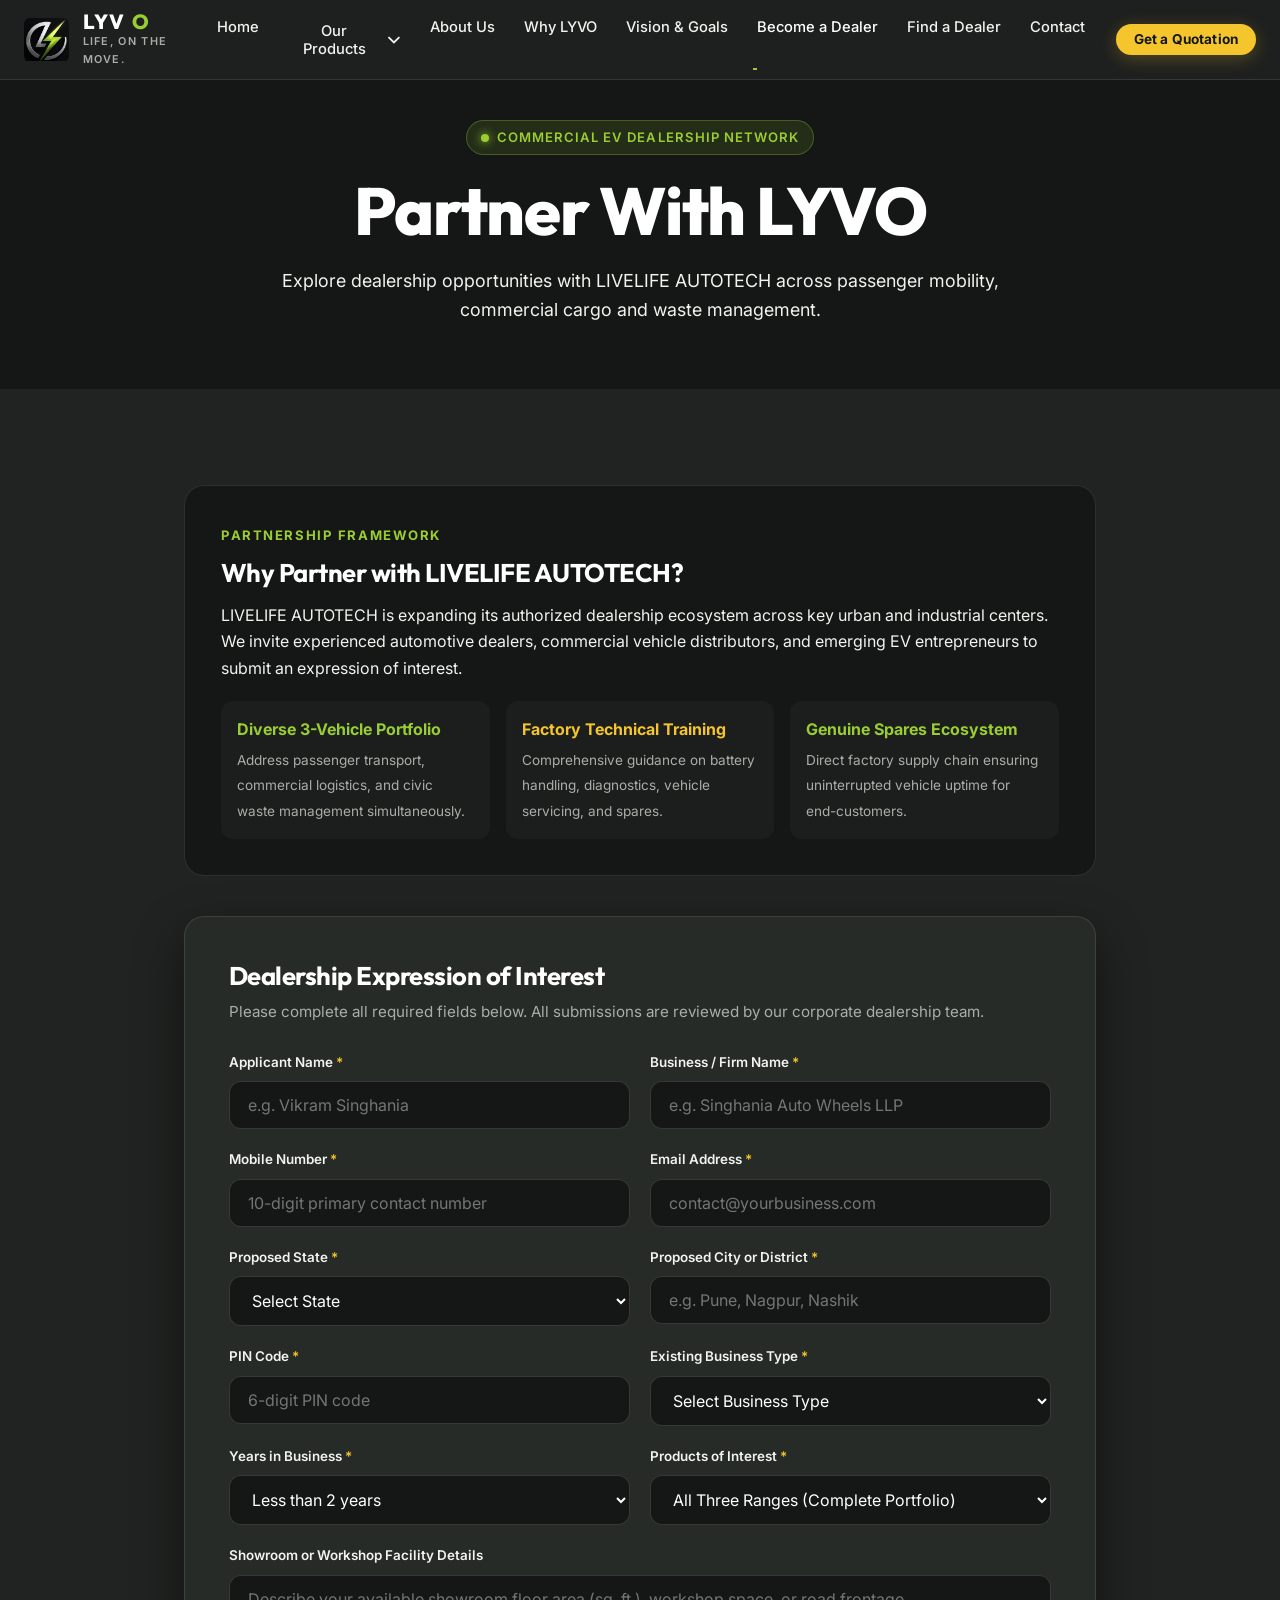
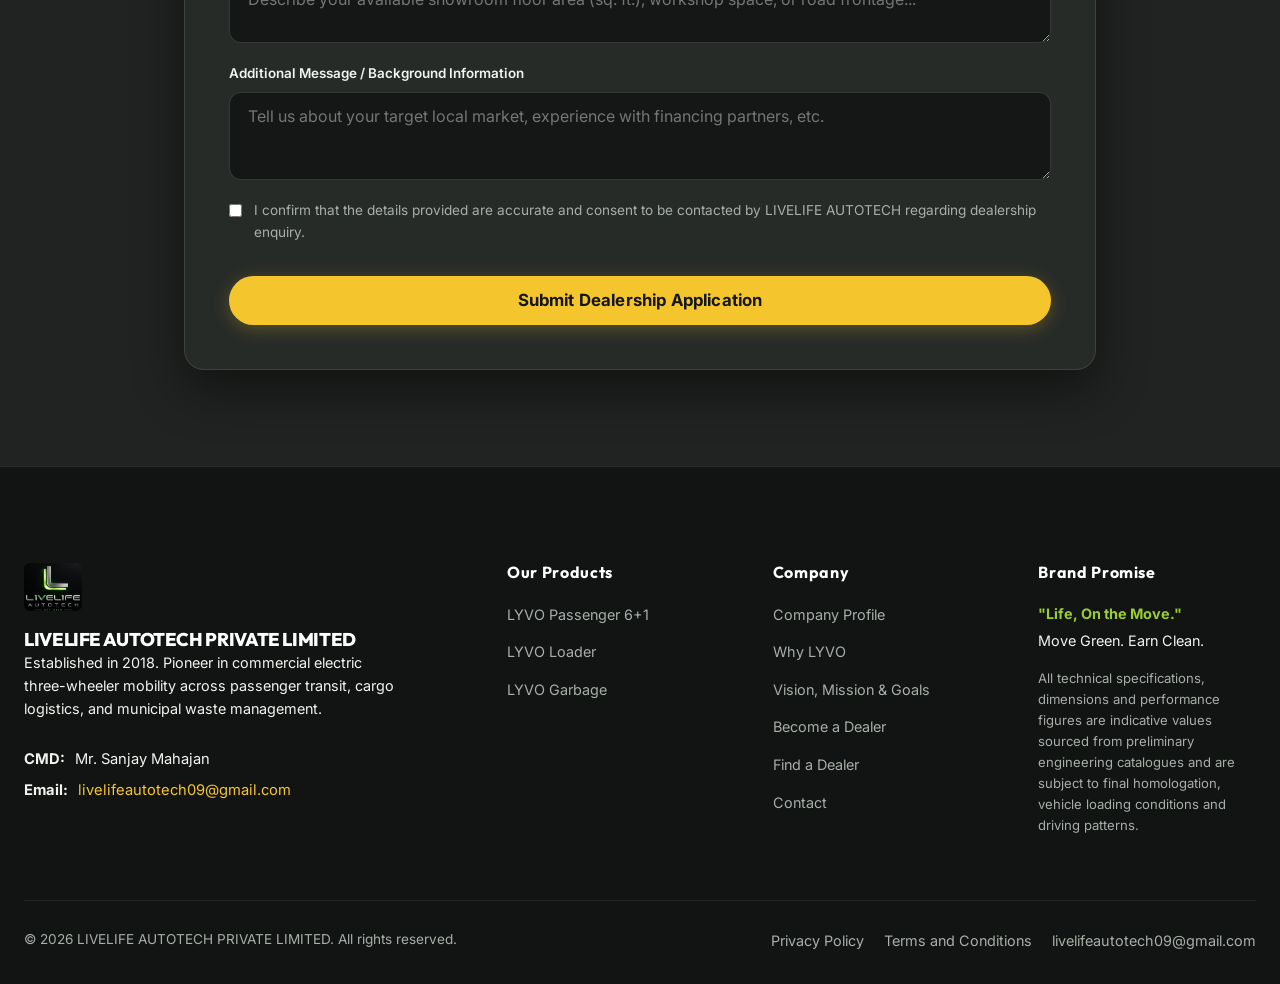
<file: become-a-dealer.html>
<!DOCTYPE html>
<html lang="en">
<head>
  <meta charset="UTF-8" />
  <meta name="viewport" content="width=device-width, initial-scale=1.0" />
  <title>Become a Dealer Partner | Partner With LYVO | LIVELIFE AUTOTECH</title>
  <meta name="description" content="Explore dealership and distribution partnership opportunities across passenger, cargo and municipal electric vehicles with LIVELIFE AUTOTECH PRIVATE LIMITED." />
  
  <meta property="og:title" content="Become a Dealer | Partner With LYVO" />
  <meta property="og:description" content="Explore dealership opportunities with LIVELIFE AUTOTECH across passenger mobility, commercial cargo and waste management." />
  <meta property="og:image" content="./assets/brand/lyvo_brand_hero.jpg" />

  <link rel="icon" type="image/jpeg" href="./assets/brand/lyvo_emblem.jpg" />
  <link rel="stylesheet" href="./src/css/main.css" />
</head>
<body>

  <!-- Global Header Mount -->
  <div id="site-header-mount"></div>

  <!-- Hero Header -->
  <header class="section section-deep" style="padding-top: calc(var(--header-height) + 40px); padding-bottom: 40px;">
    <div class="container container-narrow" style="text-align: center;">
      <div class="hero-badge-pill" style="margin-bottom: 16px;">
        <span class="pill-dot"></span>
        <span>Commercial EV Dealership Network</span>
      </div>
      <h1 style="margin-bottom: 16px;">Partner With LYVO</h1>
      <p class="lead" style="max-width: 720px; margin: 0 auto 24px;">
        Explore dealership opportunities with LIVELIFE AUTOTECH across passenger mobility, commercial cargo and waste management.
      </p>
    </div>
  </header>

  <!-- Opportunity Overview & Application Form -->
  <section class="section section-dark">
    <div class="container container-narrow">
      
      <!-- Informational Overview -->
      <div style="background: var(--color-charcoal-deep); border: 1px solid var(--color-charcoal-border); border-radius: var(--radius-lg); padding: 36px; margin-bottom: 40px;">
        <span class="section-tag">Partnership Framework</span>
        <h2 style="font-size: 1.6rem; margin-bottom: 14px; color: var(--color-white);">Why Partner with LIVELIFE AUTOTECH?</h2>
        <p style="color: var(--color-light-grey); line-height: 1.65; margin-bottom: 20px;">
          LIVELIFE AUTOTECH is expanding its authorized dealership ecosystem across key urban and industrial centers. We invite experienced automotive dealers, commercial vehicle distributors, and emerging EV entrepreneurs to submit an expression of interest.
        </p>
        <div style="display: grid; grid-template-columns: repeat(auto-fit, minmax(220px, 1fr)); gap: 16px;">
          <div style="padding: 16px; background: rgba(255,255,255,0.03); border-radius: var(--radius-md);">
            <strong style="color: var(--color-lime); display: block; margin-bottom: 4px;">Diverse 3-Vehicle Portfolio</strong>
            <span style="font-size: 0.85rem; color: var(--color-muted-grey);">Address passenger transport, commercial logistics, and civic waste management simultaneously.</span>
          </div>
          <div style="padding: 16px; background: rgba(255,255,255,0.03); border-radius: var(--radius-md);">
            <strong style="color: var(--color-yellow); display: block; margin-bottom: 4px;">Factory Technical Training</strong>
            <span style="font-size: 0.85rem; color: var(--color-muted-grey);">Comprehensive guidance on battery handling, diagnostics, vehicle servicing, and spares.</span>
          </div>
          <div style="padding: 16px; background: rgba(255,255,255,0.03); border-radius: var(--radius-md);">
            <strong style="color: var(--color-lime); display: block; margin-bottom: 4px;">Genuine Spares Ecosystem</strong>
            <span style="font-size: 0.85rem; color: var(--color-muted-grey);">Direct factory supply chain ensuring uninterrupted vehicle uptime for end-customers.</span>
          </div>
        </div>
      </div>

      <!-- Application Form Shell -->
      <div class="form-shell">
        <h2 style="font-size: 1.6rem; margin-bottom: 8px; color: var(--color-white);">Dealership Expression of Interest</h2>
        <p style="font-size: 0.95rem; color: var(--color-muted-grey); margin-bottom: 28px;">
          Please complete all required fields below. All submissions are reviewed by our corporate dealership team.
        </p>

        <div class="form-alert" id="dealer-alert"></div>

        <form id="dealer-application-form" novalidate>
          
          <div class="form-grid-2">
            <div class="form-group">
              <label class="form-label">Applicant Name <span class="req">*</span></label>
              <input type="text" name="applicantName" class="input-text" placeholder="e.g. Vikram Singhania" required />
              <span class="form-error-msg">Please enter applicant name</span>
            </div>

            <div class="form-group">
              <label class="form-label">Business / Firm Name <span class="req">*</span></label>
              <input type="text" name="businessName" class="input-text" placeholder="e.g. Singhania Auto Wheels LLP" required />
              <span class="form-error-msg">Please enter your business name</span>
            </div>
          </div>

          <div class="form-grid-2">
            <div class="form-group">
              <label class="form-label">Mobile Number <span class="req">*</span></label>
              <input type="tel" name="mobile" class="input-text" placeholder="10-digit primary contact number" maxlength="10" required />
              <span class="form-error-msg">Please enter a valid 10-digit mobile number</span>
            </div>

            <div class="form-group">
              <label class="form-label">Email Address <span class="req">*</span></label>
              <input type="email" name="email" class="input-text" placeholder="contact@yourbusiness.com" required />
              <span class="form-error-msg">Please enter a valid email address</span>
            </div>
          </div>

          <div class="form-grid-2">
            <div class="form-group">
              <label class="form-label">Proposed State <span class="req">*</span></label>
              <select name="state" class="select-field" required>
                <option value="">Select State</option>
                <option value="Maharashtra">Maharashtra</option>
                <option value="Delhi NCR">Delhi NCR</option>
                <option value="Gujarat">Gujarat</option>
                <option value="Uttar Pradesh">Uttar Pradesh</option>
                <option value="Karnataka">Karnataka</option>
                <option value="Tamil Nadu">Tamil Nadu</option>
                <option value="Madhya Pradesh">Madhya Pradesh</option>
                <option value="Rajasthan">Rajasthan</option>
                <option value="West Bengal">West Bengal</option>
                <option value="Other">Other State</option>
              </select>
              <span class="form-error-msg">Please select proposed state</span>
            </div>

            <div class="form-group">
              <label class="form-label">Proposed City or District <span class="req">*</span></label>
              <input type="text" name="city" class="input-text" placeholder="e.g. Pune, Nagpur, Nashik" required />
              <span class="form-error-msg">Please enter target city</span>
            </div>
          </div>

          <div class="form-grid-2">
            <div class="form-group">
              <label class="form-label">PIN Code <span class="req">*</span></label>
              <input type="text" name="pincode" class="input-text" placeholder="6-digit PIN code" maxlength="6" required />
              <span class="form-error-msg">Please enter a valid PIN code</span>
            </div>

            <div class="form-group">
              <label class="form-label">Existing Business Type <span class="req">*</span></label>
              <select name="businessType" class="select-field" required>
                <option value="">Select Business Type</option>
                <option value="Automobile Dealership (2W/3W/4W)">Automobile Dealership (2W / 3W / 4W)</option>
                <option value="Commercial Vehicle Spares / Workshop">Commercial Spares / Workshop</option>
                <option value="Logistics & Fleet Operator">Logistics & Fleet Operator</option>
                <option value="New Entrepreneur">New EV Entrepreneur</option>
                <option value="Other Commercial Business">Other Commercial Business</option>
              </select>
              <span class="form-error-msg">Please select business background</span>
            </div>
          </div>

          <div class="form-grid-2">
            <div class="form-group">
              <label class="form-label">Years in Business <span class="req">*</span></label>
              <select name="yearsInBusiness" class="select-field" required>
                <option value="Less than 2 years">Less than 2 years</option>
                <option value="2 to 5 years">2 to 5 years</option>
                <option value="5 to 10 years">5 to 10 years</option>
                <option value="Over 10 years">Over 10 years</option>
              </select>
            </div>

            <div class="form-group">
              <label class="form-label">Products of Interest <span class="req">*</span></label>
              <select name="productsOfInterest" class="select-field" required>
                <option value="All Three Ranges (Passenger, Loader, Garbage)">All Three Ranges (Complete Portfolio)</option>
                <option value="LYVO Passenger 6+1 Only">LYVO Passenger 6+1 Only</option>
                <option value="LYVO Loader (Cargo) Only">LYVO Loader Only</option>
                <option value="LYVO Garbage (Municipal) Only">LYVO Garbage Only</option>
                <option value="Cargo + Garbage Commercial">Cargo & Waste Solutions</option>
              </select>
            </div>
          </div>

          <div class="form-group">
            <label class="form-label">Showroom or Workshop Facility Details</label>
            <textarea name="facilityDetails" class="textarea-field" rows="2" placeholder="Describe your available showroom floor area (sq. ft.), workshop space, or road frontage..."></textarea>
          </div>

          <div class="form-group">
            <label class="form-label">Additional Message / Background Information</label>
            <textarea name="message" class="textarea-field" rows="3" placeholder="Tell us about your target local market, experience with financing partners, etc."></textarea>
          </div>

          <div class="form-group">
            <label class="form-checkbox-label">
              <input type="checkbox" name="consent" required />
              <span>I confirm that the details provided are accurate and consent to be contacted by LIVELIFE AUTOTECH regarding dealership enquiry.</span>
            </label>
            <span class="form-error-msg">Consent is required to submit application</span>
          </div>

          <button type="submit" class="btn btn-yellow btn-lg btn-full" style="margin-top: 12px;">
            Submit Dealership Application
          </button>
        </form>
      </div>

    </div>
  </section>

  <!-- Global Footer Mount -->
  <div id="site-footer-mount"></div>

  <script type="module">
    import { COMPANY_INFO } from './src/js/productData.js';
    import { renderHeader, renderFooter } from './src/js/components.js';

    renderHeader('become-dealer');
    renderFooter();

    // Form submission handler
    const form = document.getElementById('dealer-application-form');
    const alertBox = document.getElementById('dealer-alert');

    form.addEventListener('submit', async (e) => {
      e.preventDefault();
      let hasError = false;

      form.querySelectorAll('.form-group').forEach(fg => fg.classList.remove('has-error'));
      alertBox.style.display = 'none';

      const requiredInputs = form.querySelectorAll('[required]');
      requiredInputs.forEach(input => {
        if (input.type === 'checkbox' && !input.checked) {
          input.closest('.form-group')?.classList.add('has-error');
          hasError = true;
        } else if (!input.value.trim()) {
          input.closest('.form-group')?.classList.add('has-error');
          hasError = true;
        }
      });

      const mobileInput = form.querySelector('[name="mobile"]');
      if (mobileInput && mobileInput.value.replace(/\D/g, '').length < 10) {
        mobileInput.closest('.form-group')?.classList.add('has-error');
        hasError = true;
      }

      if (hasError) {
        alertBox.className = 'form-alert alert-error';
        alertBox.textContent = 'Please fill all mandatory fields with valid details.';
        alertBox.style.display = 'block';
        return;
      }

      const submitBtn = form.querySelector('button[type="submit"]');
      const originalText = submitBtn.innerHTML;
      submitBtn.disabled = true;
      submitBtn.textContent = 'Submitting Application...';

      const formData = new FormData(form);
      const dataObj = Object.fromEntries(formData.entries());

      try {
        const res = await fetch('/api/dealers/apply', {
          method: 'POST',
          headers: { 'Content-Type': 'application/json' },
          body: JSON.stringify(dataObj)
        }).catch(() => null);

        if (res && res.ok) {
          alertBox.className = 'form-alert alert-success';
          alertBox.innerHTML = `
            <strong>Dealership Application Received!</strong><br />
            Thank you, ${dataObj.applicantName || 'Applicant'}. Your application for ${dataObj.city}, ${dataObj.state} has been received. Our expansion team will evaluate your submission and contact ${dataObj.email || dataObj.mobile}.
          `;
          alertBox.style.display = 'block';
          form.reset();
        } else {
          // Development mode honest logging
          console.log('[LYVO EV] Dealership enquiry logged in local session:', dataObj);
          alertBox.className = 'form-alert alert-success';
          alertBox.innerHTML = `
            <strong>Dealership Application Logged!</strong><br />
            Thank you, ${dataObj.applicantName || 'Applicant'}. Your dealership enquiry for <strong>${dataObj.city || 'target district'}, ${dataObj.state || ''}</strong> has been registered. You can also reach our corporate office directly at <a href="mailto:${COMPANY_INFO.email}" style="color: var(--color-yellow);">${COMPANY_INFO.email}</a>.
          `;
          alertBox.style.display = 'block';
          form.reset();
        }
      } catch (err) {
        alertBox.className = 'form-alert alert-error';
        alertBox.textContent = 'Connection issue. Please email livelifeautotech09@gmail.com directly.';
        alertBox.style.display = 'block';
      } finally {
        submitBtn.disabled = false;
        submitBtn.innerHTML = originalText;
      }
    });
  </script>
</body>
</html>
</file>
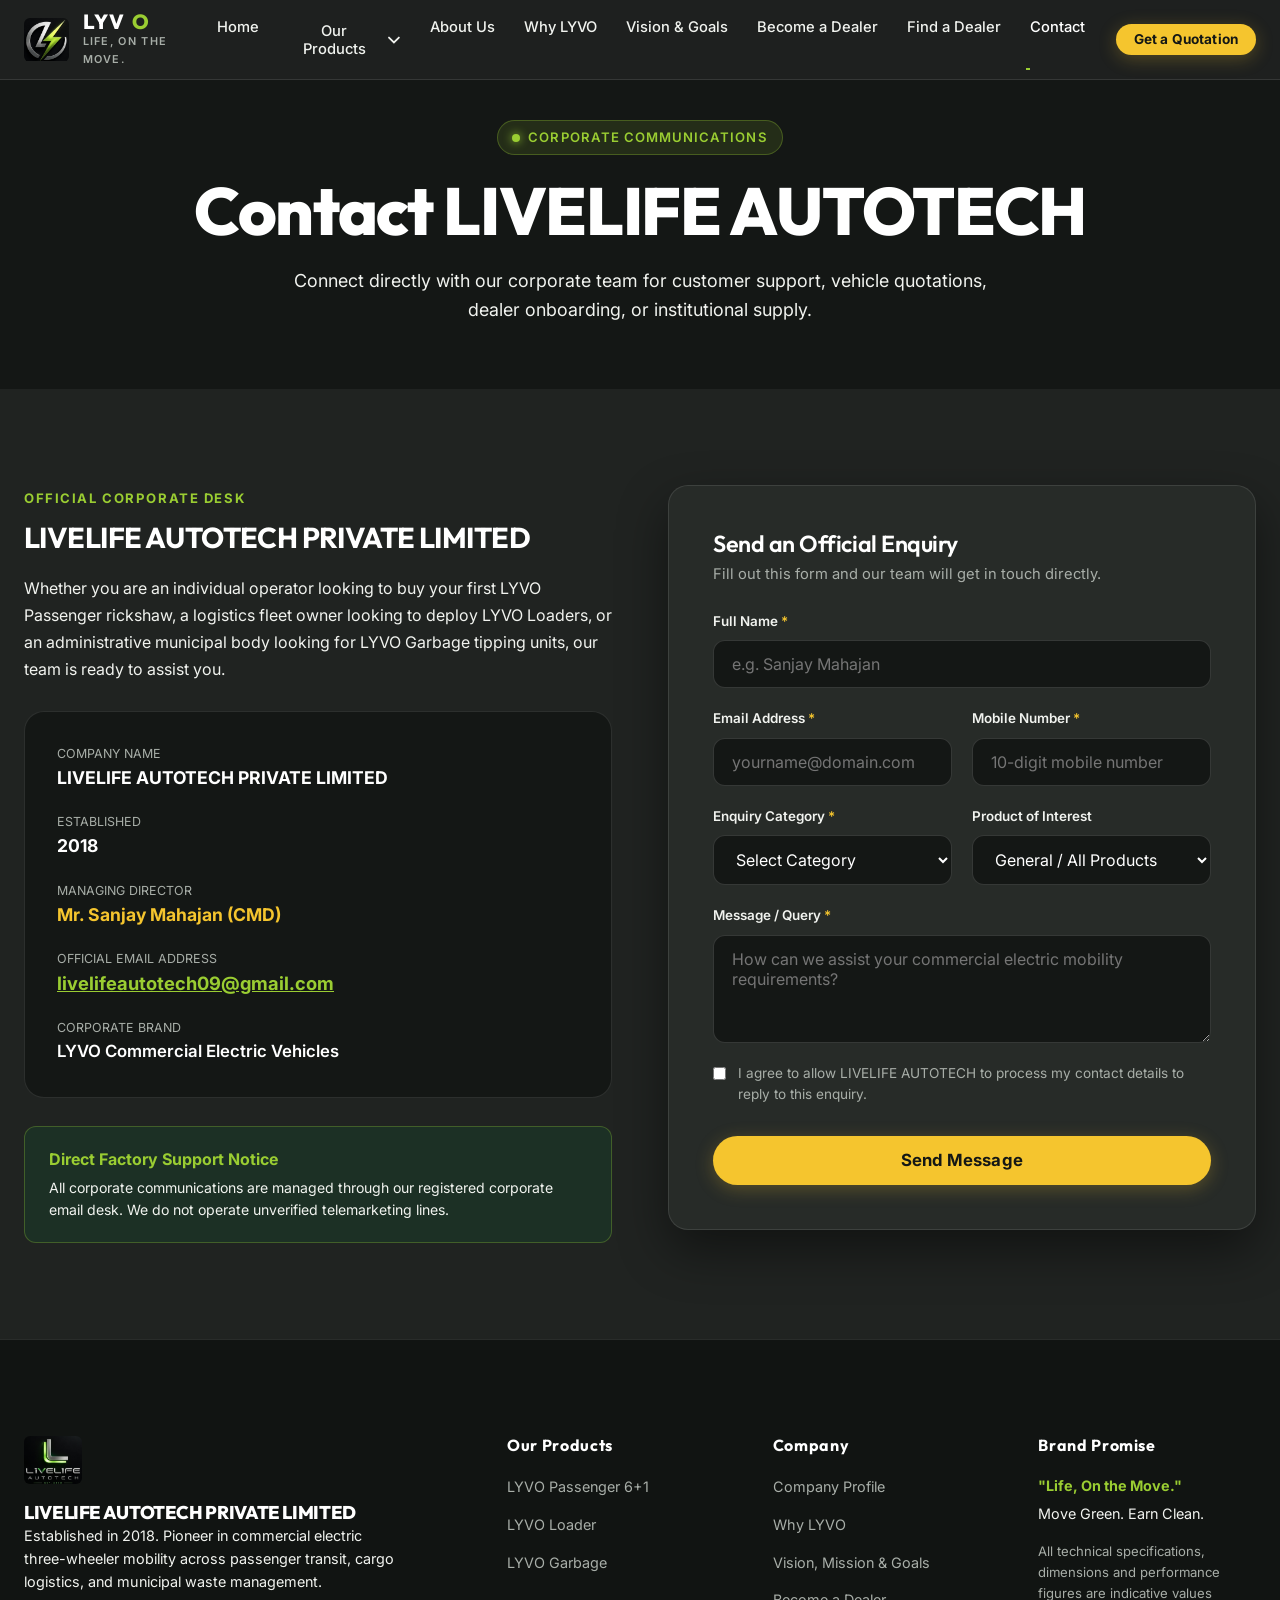
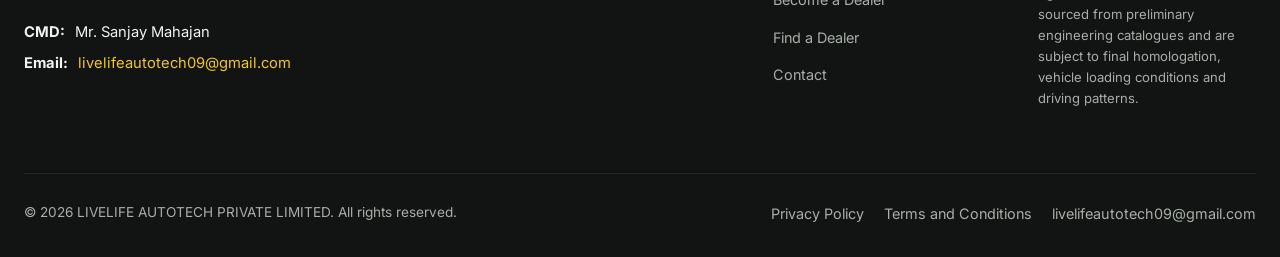
<file: contact.html>
<!DOCTYPE html>
<html lang="en">
<head>
  <meta charset="UTF-8" />
  <meta name="viewport" content="width=device-width, initial-scale=1.0" />
  <title>Contact Us | LIVELIFE AUTOTECH PRIVATE LIMITED</title>
  <meta name="description" content="Get in touch with LIVELIFE AUTOTECH PRIVATE LIMITED for commercial EV fleet queries, dealership partnerships, and institutional supply." />
  
  <meta property="og:title" content="Contact Us | LIVELIFE AUTOTECH" />
  <meta property="og:description" content="Official contact portal for LIVELIFE AUTOTECH PRIVATE LIMITED. Email: livelifeautotech09@gmail.com" />
  <meta property="og:image" content="./assets/brand/lyvo_brand_hero.jpg" />

  <link rel="icon" type="image/jpeg" href="./assets/brand/lyvo_emblem.jpg" />
  <link rel="stylesheet" href="./src/css/main.css" />
</head>
<body>

  <!-- Global Header Mount -->
  <div id="site-header-mount"></div>

  <!-- Hero Header -->
  <header class="section section-deep" style="padding-top: calc(var(--header-height) + 40px); padding-bottom: 40px;">
    <div class="container container-narrow" style="text-align: center;">
      <div class="hero-badge-pill" style="margin-bottom: 16px;">
        <span class="pill-dot"></span>
        <span>Corporate Communications</span>
      </div>
      <h1 style="margin-bottom: 16px;">Contact LIVELIFE AUTOTECH</h1>
      <p class="lead" style="max-width: 720px; margin: 0 auto 24px;">
        Connect directly with our corporate team for customer support, vehicle quotations, dealer onboarding, or institutional supply.
      </p>
    </div>
  </header>

  <!-- Contact Grid & Details -->
  <section class="section section-dark">
    <div class="container">
      <div class="company-intro-grid" style="align-items: flex-start;">
        
        <!-- Official Details Column -->
        <div>
          <span class="section-tag">Official Corporate Desk</span>
          <h2 style="font-size: 1.8rem; margin-bottom: 20px; color: var(--color-white);">LIVELIFE AUTOTECH PRIVATE LIMITED</h2>
          
          <p style="color: var(--color-light-grey); line-height: 1.7; margin-bottom: 28px;">
            Whether you are an individual operator looking to buy your first LYVO Passenger rickshaw, a logistics fleet owner looking to deploy LYVO Loaders, or an administrative municipal body looking for LYVO Garbage tipping units, our team is ready to assist you.
          </p>

          <div style="background: var(--color-charcoal-deep); border: 1px solid var(--color-charcoal-border); border-radius: var(--radius-lg); padding: 32px; display: flex; flex-direction: column; gap: 20px; margin-bottom: 28px;">
            <div>
              <span style="font-size: 0.78rem; text-transform: uppercase; color: var(--color-muted-grey); display: block;">Company Name</span>
              <strong style="color: var(--color-white); font-size: 1.1rem;">LIVELIFE AUTOTECH PRIVATE LIMITED</strong>
            </div>

            <div>
              <span style="font-size: 0.78rem; text-transform: uppercase; color: var(--color-muted-grey); display: block;">Established</span>
              <strong style="color: var(--color-white); font-size: 1.1rem;">2018</strong>
            </div>

            <div>
              <span style="font-size: 0.78rem; text-transform: uppercase; color: var(--color-muted-grey); display: block;">Managing Director</span>
              <strong style="color: var(--color-yellow); font-size: 1.1rem;">Mr. Sanjay Mahajan (CMD)</strong>
            </div>

            <div>
              <span style="font-size: 0.78rem; text-transform: uppercase; color: var(--color-muted-grey); display: block;">Official Email Address</span>
              <a href="mailto:livelifeautotech09@gmail.com" style="color: var(--color-lime); font-size: 1.15rem; font-weight: 700; text-decoration: underline;">
                livelifeautotech09@gmail.com
              </a>
            </div>

            <div>
              <span style="font-size: 0.78rem; text-transform: uppercase; color: var(--color-muted-grey); display: block;">Corporate Brand</span>
              <span style="color: var(--color-white); font-size: 1.05rem; font-weight: 600;">LYVO Commercial Electric Vehicles</span>
            </div>
          </div>

          <div style="padding: 20px 24px; background: rgba(23, 69, 45, 0.4); border: 1px solid rgba(154, 205, 50, 0.3); border-radius: var(--radius-md);">
            <strong style="color: var(--color-lime); display: block; margin-bottom: 4px;">Direct Factory Support Notice</strong>
            <p style="font-size: 0.88rem; color: var(--color-light-grey); margin: 0;">
              All corporate communications are managed through our registered corporate email desk. We do not operate unverified telemarketing lines.
            </p>
          </div>
        </div>

        <!-- Contact Form Column -->
        <div>
          <div class="form-shell">
            <h3 style="font-size: 1.45rem; margin-bottom: 6px; color: var(--color-white);">Send an Official Enquiry</h3>
            <p style="font-size: 0.92rem; color: var(--color-muted-grey); margin-bottom: 24px;">
              Fill out this form and our team will get in touch directly.
            </p>

            <div class="form-alert" id="contact-alert"></div>

            <form id="contact-form" novalidate>
              <div class="form-group">
                <label class="form-label">Full Name <span class="req">*</span></label>
                <input type="text" name="name" class="input-text" placeholder="e.g. Sanjay Mahajan" required />
                <span class="form-error-msg">Please enter your name</span>
              </div>

              <div class="form-grid-2">
                <div class="form-group">
                  <label class="form-label">Email Address <span class="req">*</span></label>
                  <input type="email" name="email" class="input-text" placeholder="yourname@domain.com" required />
                  <span class="form-error-msg">Please enter a valid email</span>
                </div>

                <div class="form-group">
                  <label class="form-label">Mobile Number <span class="req">*</span></label>
                  <input type="tel" name="mobile" class="input-text" placeholder="10-digit mobile number" maxlength="10" required />
                  <span class="form-error-msg">Please enter a 10-digit mobile</span>
                </div>
              </div>

              <div class="form-grid-2">
                <div class="form-group">
                  <label class="form-label">Enquiry Category <span class="req">*</span></label>
                  <select name="category" class="select-field" required>
                    <option value="">Select Category</option>
                    <option value="Vehicle Purchase / Quotation">Vehicle Purchase / Quotation</option>
                    <option value="Dealership Partnership">Dealership Partnership</option>
                    <option value="Fleet / Institutional Order">Fleet / Institutional Order</option>
                    <option value="Service & Technical Support">Service & Technical Support</option>
                    <option value="General Corporate Enquiry">General Corporate Enquiry</option>
                  </select>
                  <span class="form-error-msg">Please select an enquiry category</span>
                </div>

                <div class="form-group">
                  <label class="form-label">Product of Interest</label>
                  <select name="product" class="select-field">
                    <option value="General / All Products">General / All Products</option>
                    <option value="LYVO Passenger 6+1">LYVO Passenger 6+1</option>
                    <option value="LYVO Loader (Cargo)">LYVO Loader (Cargo)</option>
                    <option value="LYVO Garbage (Waste)">LYVO Garbage (Waste)</option>
                  </select>
                </div>
              </div>

              <div class="form-group">
                <label class="form-label">Message / Query <span class="req">*</span></label>
                <textarea name="message" class="textarea-field" rows="4" placeholder="How can we assist your commercial electric mobility requirements?" required></textarea>
                <span class="form-error-msg">Please write your message</span>
              </div>

              <div class="form-group">
                <label class="form-checkbox-label">
                  <input type="checkbox" name="consent" required />
                  <span>I agree to allow LIVELIFE AUTOTECH to process my contact details to reply to this enquiry.</span>
                </label>
                <span class="form-error-msg">Consent is required</span>
              </div>

              <button type="submit" class="btn btn-yellow btn-lg btn-full" style="margin-top: 10px;">
                Send Message
              </button>
            </form>
          </div>
        </div>

      </div>
    </div>
  </section>

  <!-- Global Footer Mount -->
  <div id="site-footer-mount"></div>

  <script type="module">
    import { COMPANY_INFO } from './src/js/productData.js';
    import { renderHeader, renderFooter } from './src/js/components.js';

    renderHeader('contact');
    renderFooter();

    const form = document.getElementById('contact-form');
    const alertBox = document.getElementById('contact-alert');

    form.addEventListener('submit', async (e) => {
      e.preventDefault();
      let hasError = false;

      form.querySelectorAll('.form-group').forEach(fg => fg.classList.remove('has-error'));
      alertBox.style.display = 'none';

      const requiredInputs = form.querySelectorAll('[required]');
      requiredInputs.forEach(input => {
        if (input.type === 'checkbox' && !input.checked) {
          input.closest('.form-group')?.classList.add('has-error');
          hasError = true;
        } else if (!input.value.trim()) {
          input.closest('.form-group')?.classList.add('has-error');
          hasError = true;
        }
      });

      const mobileInput = form.querySelector('[name="mobile"]');
      if (mobileInput && mobileInput.value.replace(/\D/g, '').length < 10) {
        mobileInput.closest('.form-group')?.classList.add('has-error');
        hasError = true;
      }

      if (hasError) {
        alertBox.className = 'form-alert alert-error';
        alertBox.textContent = 'Please fill out all required fields with valid details.';
        alertBox.style.display = 'block';
        return;
      }

      const submitBtn = form.querySelector('button[type="submit"]');
      const originalText = submitBtn.innerHTML;
      submitBtn.disabled = true;
      submitBtn.textContent = 'Sending Message...';

      const formData = new FormData(form);
      const dataObj = Object.fromEntries(formData.entries());

      try {
        const res = await fetch('/api/contact', {
          method: 'POST',
          headers: { 'Content-Type': 'application/json' },
          body: JSON.stringify(dataObj)
        }).catch(() => null);

        if (res && res.ok) {
          alertBox.className = 'form-alert alert-success';
          alertBox.innerHTML = `
            <strong>Message Received!</strong><br />
            Thank you, ${dataObj.name}. Your enquiry has been routed to our corporate office. We will reply to ${dataObj.email} shortly.
          `;
          alertBox.style.display = 'block';
          form.reset();
        } else {
          console.log('[LYVO EV] Contact query recorded in local session:', dataObj);
          alertBox.className = 'form-alert alert-success';
          alertBox.innerHTML = `
            <strong>Message Logged!</strong><br />
            Thank you, ${dataObj.name}. Your message regarding <em>${dataObj.category}</em> has been registered. You can also write to us directly at <a href="mailto:${COMPANY_INFO.email}" style="color: var(--color-yellow);">${COMPANY_INFO.email}</a>.
          `;
          alertBox.style.display = 'block';
          form.reset();
        }
      } catch (err) {
        alertBox.className = 'form-alert alert-error';
        alertBox.textContent = 'Network error. Please write directly to livelifeautotech09@gmail.com.';
        alertBox.style.display = 'block';
      } finally {
        submitBtn.disabled = false;
        submitBtn.innerHTML = originalText;
      }
    });
  </script>
</body>
</html>
</file>
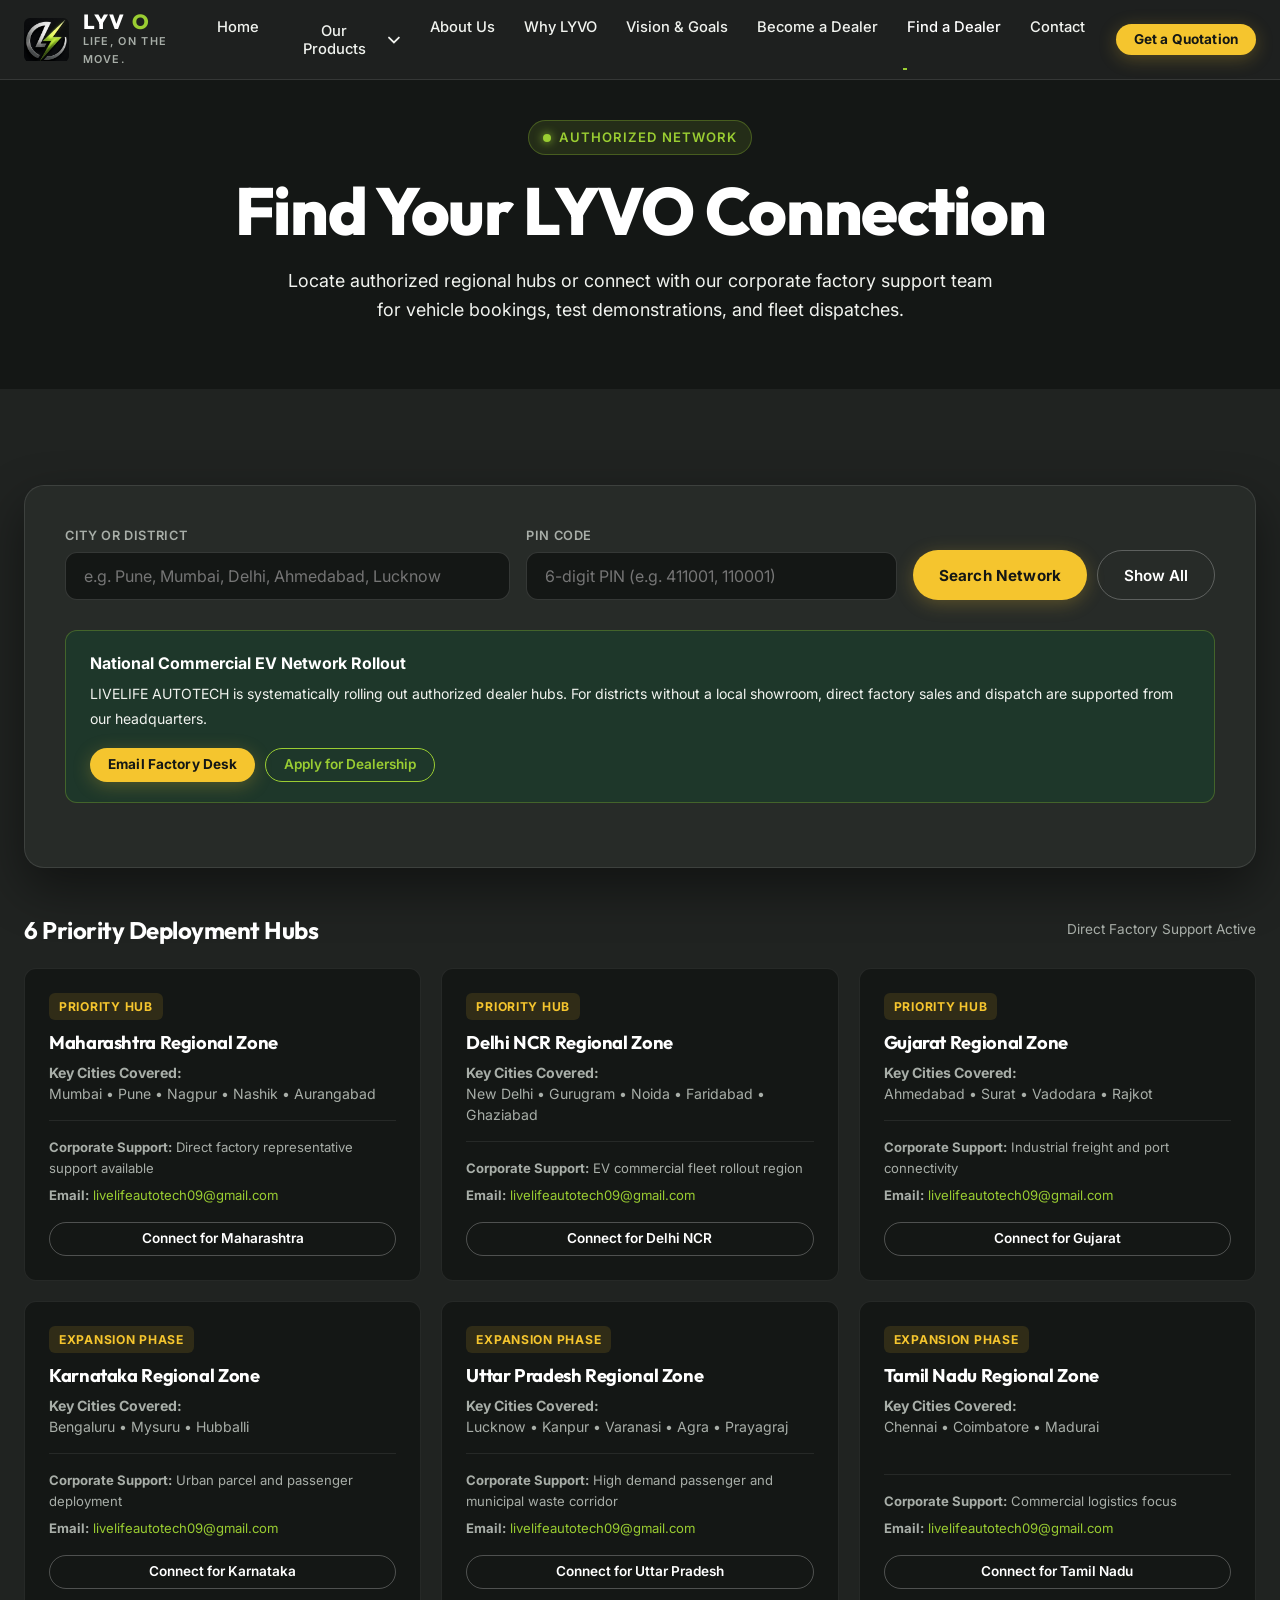
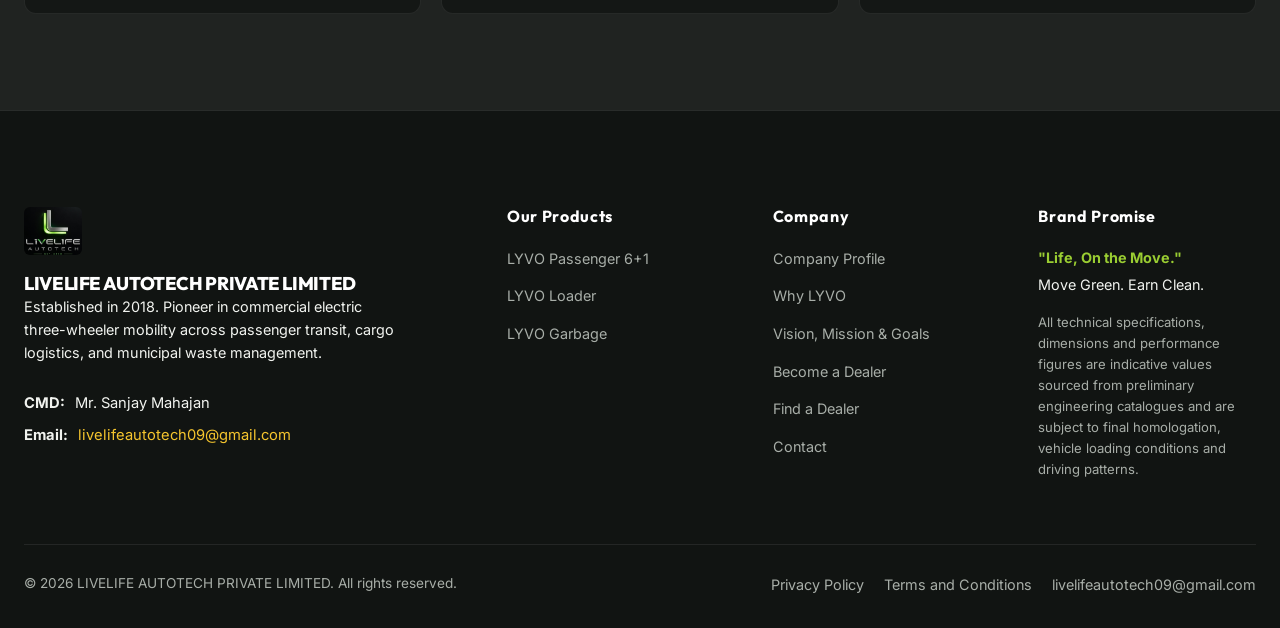
<file: dealers.html>
<!DOCTYPE html>
<html lang="en">
<head>
  <meta charset="UTF-8" />
  <meta name="viewport" content="width=device-width, initial-scale=1.0" />
  <title>Find a Dealer | Authorized Network & Hubs | LIVELIFE AUTOTECH</title>
  <meta name="description" content="Locate authorized LIVELIFE AUTOTECH commercial EV dealership hubs, priority regional distribution centers, or connect directly with our corporate team." />
  
  <meta property="og:title" content="Find a Dealer | LIVELIFE AUTOTECH" />
  <meta property="og:description" content="Find Your LYVO Connection. Priority deployment regions and authorized commercial EV support." />
  <meta property="og:image" content="./assets/brand/lyvo_brand_hero.jpg" />

  <link rel="icon" type="image/jpeg" href="./assets/brand/lyvo_emblem.jpg" />
  <link rel="stylesheet" href="./src/css/main.css" />
</head>
<body>

  <!-- Global Header Mount -->
  <div id="site-header-mount"></div>

  <!-- Hero Header -->
  <header class="section section-deep" style="padding-top: calc(var(--header-height) + 40px); padding-bottom: 40px;">
    <div class="container container-narrow" style="text-align: center;">
      <div class="hero-badge-pill" style="margin-bottom: 16px;">
        <span class="pill-dot"></span>
        <span>Authorized Network</span>
      </div>
      <h1 style="margin-bottom: 16px;">Find Your LYVO Connection</h1>
      <p class="lead" style="max-width: 720px; margin: 0 auto 24px;">
        Locate authorized regional hubs or connect with our corporate factory support team for vehicle bookings, test demonstrations, and fleet dispatches.
      </p>
    </div>
  </header>

  <!-- Dealer Locator Core Section -->
  <section class="section section-dark">
    <div class="container">
      
      <!-- Ather Inspired Search Filter Box -->
      <div class="dealer-locator-wrapper" style="margin-bottom: 48px;">
        <form id="locator-search-form" class="dealer-search-bar">
          <div class="input-field-wrap">
            <label class="input-label" for="search-city">City or District</label>
            <input type="text" id="search-city" class="input-text" placeholder="e.g. Pune, Mumbai, Delhi, Ahmedabad, Lucknow" />
          </div>

          <div class="input-field-wrap">
            <label class="input-label" for="search-pincode">PIN Code</label>
            <input type="text" id="search-pincode" class="input-text" placeholder="6-digit PIN (e.g. 411001, 110001)" maxlength="6" />
          </div>

          <div style="display: flex; align-items: flex-end; gap: 10px;">
            <button type="submit" class="btn btn-yellow" style="height: 50px;">
              Search Network
            </button>
            <button type="button" id="btn-reset-filter" class="btn btn-outline-white" style="height: 50px;">
              Show All
            </button>
          </div>
        </form>

        <!-- Dynamic Feedback Banner -->
        <div class="dealer-status-banner" id="locator-status-banner">
          <div>
            <strong style="color: var(--color-white); font-size: 1rem; display: block; margin-bottom: 4px;">
              National Commercial EV Network Rollout
            </strong>
            <span style="font-size: 0.88rem; color: var(--color-light-grey);">
              LIVELIFE AUTOTECH is systematically rolling out authorized dealer hubs. For districts without a local showroom, direct factory sales and dispatch are supported from our headquarters.
            </span>
          </div>
          <div style="display: flex; gap: 10px;">
            <a href="mailto:livelifeautotech09@gmail.com" class="btn btn-yellow btn-sm">
              Email Factory Desk
            </a>
            <a href="./become-a-dealer.html" class="btn btn-outline-lime btn-sm">
              Apply for Dealership
            </a>
          </div>
        </div>
      </div>

      <!-- Regional Hub Results Grid -->
      <div style="margin-bottom: 24px; display: flex; align-items: center; justify-content: space-between;">
        <h2 style="font-size: 1.5rem; color: var(--color-white);" id="results-count-heading">Priority Regional Expansion Hubs</h2>
        <span style="font-size: 0.85rem; color: var(--color-muted-grey);">Direct Factory Support Active</span>
      </div>

      <div class="dealer-results-grid" id="dealer-cards-grid">
        <!-- Rendered dynamically via JS below -->
      </div>

      <!-- No Match State (Initially Hidden) -->
      <div id="no-match-box" style="display: none; background: var(--color-charcoal-deep); border: 1px solid var(--color-charcoal-border); border-radius: var(--radius-lg); padding: 48px; text-align: center; margin-top: 24px;">
        <div style="font-family: var(--font-display); font-size: 1.6rem; font-weight: 700; color: var(--color-white); margin-bottom: 12px;">
          No Direct Showroom Registered In This Specific PIN / City Yet
        </div>
        <p style="max-width: 620px; margin: 0 auto 24px; color: var(--color-light-grey); font-size: 1rem; line-height: 1.6;">
          Our authorized network is rapidly expanding. In the interim, LIVELIFE AUTOTECH coordinates direct corporate factory delivery, RTO registration, and warranty support for your location.
        </p>
        <div style="display: flex; justify-content: center; gap: 16px; flex-wrap: wrap;">
          <a href="mailto:livelifeautotech09@gmail.com" class="btn btn-yellow">
            Contact Company (livelifeautotech09@gmail.com)
          </a>
          <a href="./become-a-dealer.html" class="btn btn-outline-lime">
            Enquire About Becoming Dealer in This Area
          </a>
        </div>
      </div>

    </div>
  </section>

  <!-- Global Footer Mount -->
  <div id="site-footer-mount"></div>

  <script type="module">
    import { DEALER_REGIONS, COMPANY_INFO } from './src/js/productData.js';
    import { renderHeader, renderFooter } from './src/js/components.js';

    renderHeader('dealers');
    renderFooter();

    const grid = document.getElementById('dealer-cards-grid');
    const noMatchBox = document.getElementById('no-match-box');
    const searchForm = document.getElementById('locator-search-form');
    const cityInput = document.getElementById('search-city');
    const pinInput = document.getElementById('search-pincode');
    const resetBtn = document.getElementById('btn-reset-filter');
    const countHeading = document.getElementById('results-count-heading');

    function renderDealers(list) {
      if (!list || list.length === 0) {
        grid.style.display = 'none';
        noMatchBox.style.display = 'block';
        countHeading.textContent = '0 Hubs Found';
        return;
      }

      grid.style.display = 'grid';
      noMatchBox.style.display = 'none';
      countHeading.textContent = `${list.length} Priority Deployment Hubs`;

      grid.innerHTML = list.map(item => `
        <div class="dealer-card">
          <span class="dealer-region-tag">${item.status}</span>
          <h3 class="dealer-card-name">${item.state} Regional Zone</h3>
          <p class="dealer-card-detail">
            <strong>Key Cities Covered:</strong><br />
            ${item.cities.join(' • ')}
          </p>
          <div style="margin-top: auto; padding-top: 16px; border-top: 1px solid rgba(255,255,255,0.08); font-size: 0.82rem; color: var(--color-muted-grey);">
            <div><strong>Corporate Support:</strong> ${item.notes}</div>
            <div style="margin-top: 6px;"><strong>Email:</strong> <a href="mailto:${COMPANY_INFO.email}" style="color: var(--color-lime);">${COMPANY_INFO.email}</a></div>
          </div>
          <div style="margin-top: 16px;">
            <a href="mailto:${COMPANY_INFO.email}?subject=Dealer%20Enquiry%20for%20${encodeURIComponent(item.state)}" class="btn btn-outline-white btn-sm btn-full">
              Connect for ${item.state}
            </a>
          </div>
        </div>
      `).join('');
    }

    renderDealers(DEALER_REGIONS);

    searchForm.addEventListener('submit', (e) => {
      e.preventDefault();
      const qCity = cityInput.value.trim().toLowerCase();
      const qPin = pinInput.value.trim();

      const filtered = DEALER_REGIONS.filter(item => {
        const stateMatch = item.state.toLowerCase().includes(qCity);
        const cityMatch = item.cities.some(c => c.toLowerCase().includes(qCity));
        // PIN codes starting with state indicator or matching
        const pinMatch = qPin.length >= 2 ? (
          (qPin.startsWith('4') && (item.state === 'Maharashtra' || item.state === 'Gujarat')) ||
          (qPin.startsWith('1') && item.state === 'Delhi NCR') ||
          (qPin.startsWith('2') && item.state === 'Uttar Pradesh') ||
          (qPin.startsWith('5') && (item.state === 'Karnataka' || item.state === 'Tamil Nadu')) ||
          (qPin.startsWith('6') && item.state === 'Tamil Nadu')
        ) : true;

        if (qCity && qPin) {
          return (stateMatch || cityMatch) && pinMatch;
        } else if (qCity) {
          return stateMatch || cityMatch;
        } else if (qPin) {
          return pinMatch;
        }
        return true;
      });

      renderDealers(filtered);
    });

    resetBtn.addEventListener('click', () => {
      cityInput.value = '';
      pinInput.value = '';
      renderDealers(DEALER_REGIONS);
    });
  </script>
</body>
</html>
</file>
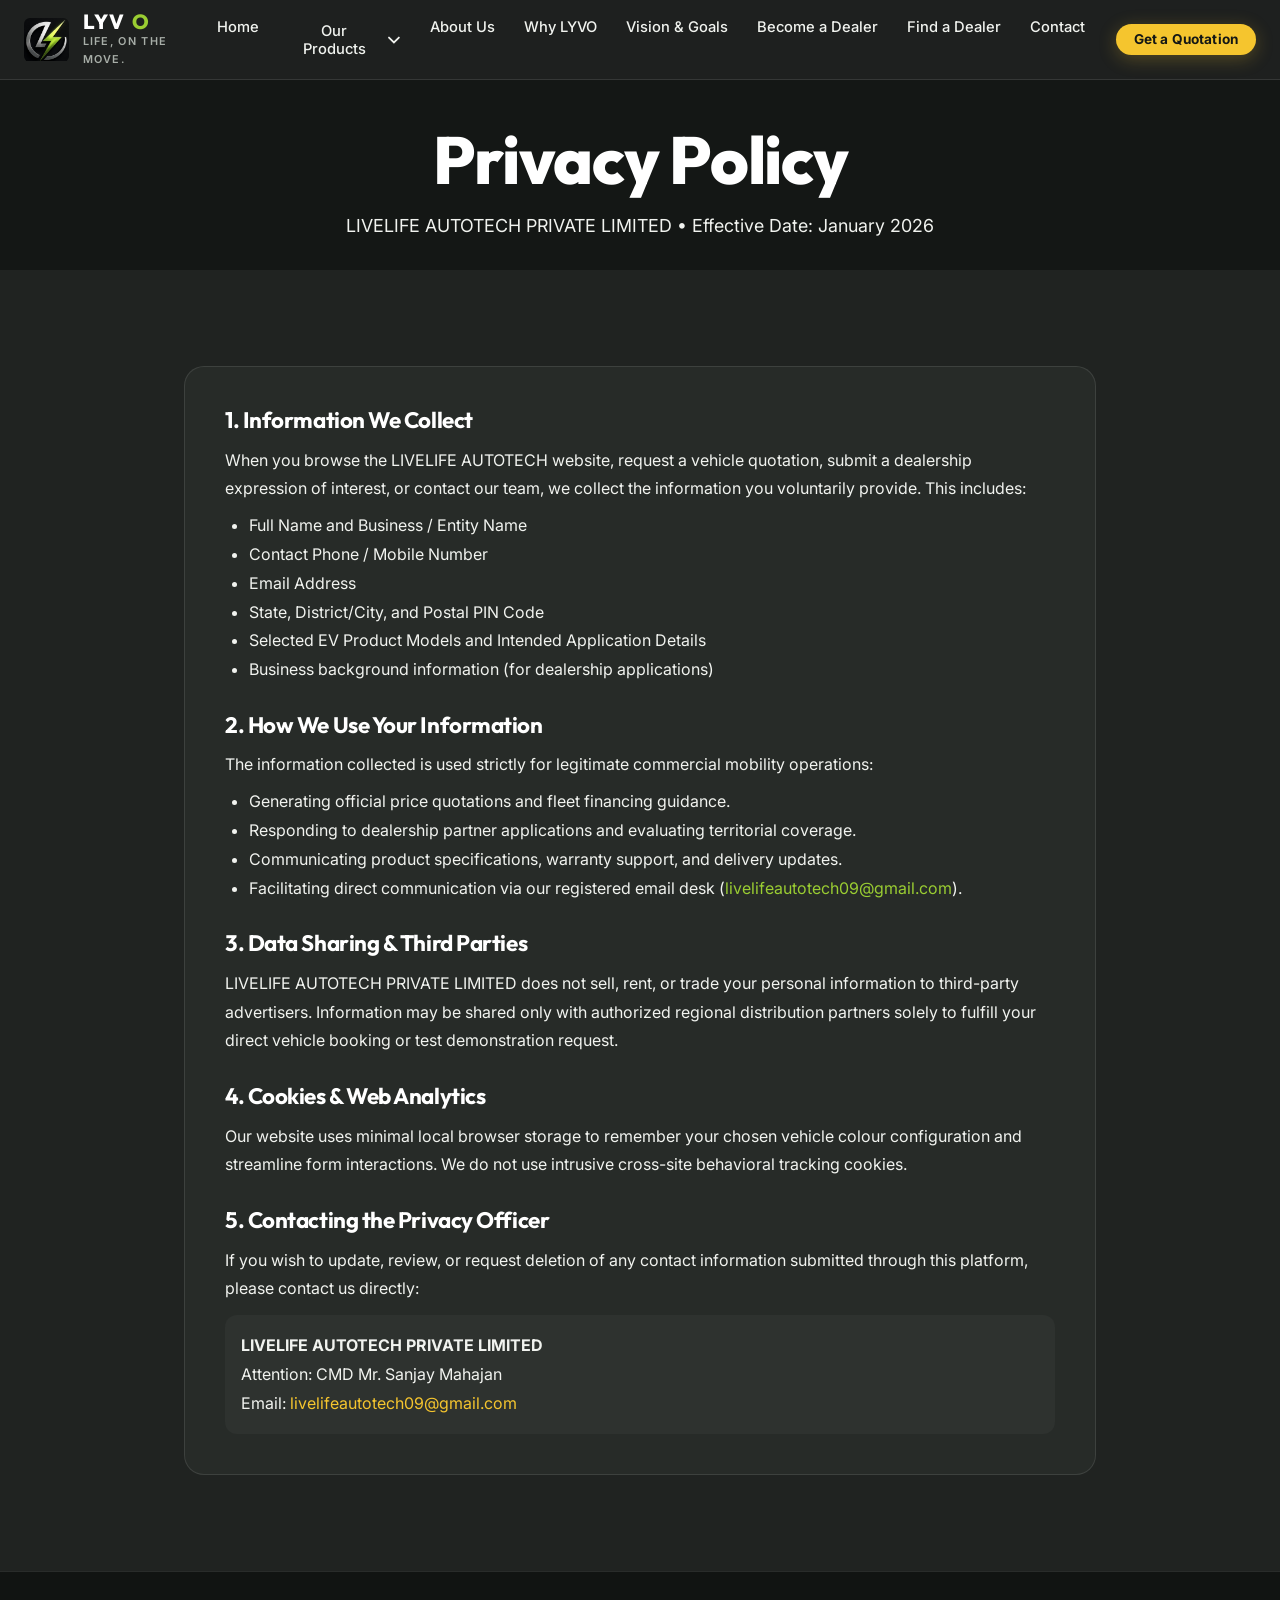
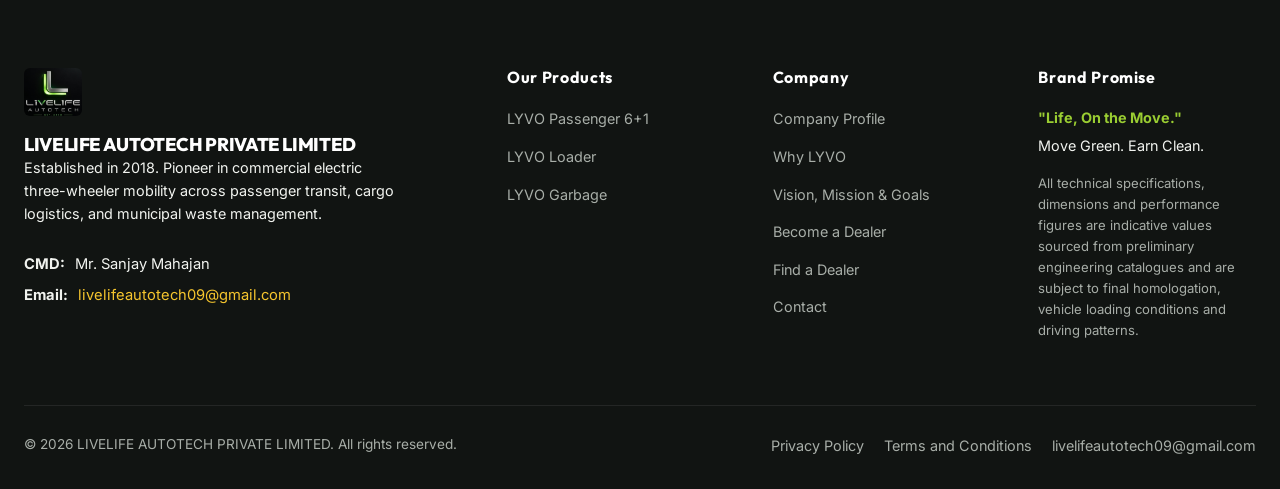
<file: privacy-policy.html>
<!DOCTYPE html>
<html lang="en">
<head>
  <meta charset="UTF-8" />
  <meta name="viewport" content="width=device-width, initial-scale=1.0" />
  <title>Privacy Policy | LIVELIFE AUTOTECH PRIVATE LIMITED</title>
  <meta name="description" content="Privacy Policy for LIVELIFE AUTOTECH PRIVATE LIMITED regarding data collection for vehicle quotations and dealership enquiries." />
  
  <link rel="icon" type="image/jpeg" href="./assets/brand/lyvo_emblem.jpg" />
  <link rel="stylesheet" href="./src/css/main.css" />
</head>
<body>

  <div id="site-header-mount"></div>

  <header class="section section-deep" style="padding-top: calc(var(--header-height) + 40px); padding-bottom: 30px;">
    <div class="container container-narrow" style="text-align: center;">
      <h1 style="margin-bottom: 12px;">Privacy Policy</h1>
      <p class="lead">LIVELIFE AUTOTECH PRIVATE LIMITED • Effective Date: January 2026</p>
    </div>
  </header>

  <main class="section section-dark">
    <div class="container container-narrow" style="line-height: 1.8; color: var(--color-light-grey);">
      
      <div style="background: var(--color-charcoal-surface); border: 1px solid var(--color-charcoal-border); border-radius: var(--radius-lg); padding: 40px; display: flex; flex-direction: column; gap: 28px;">
        
        <section>
          <h2 style="font-size: 1.4rem; color: var(--color-white); margin-bottom: 12px;">1. Information We Collect</h2>
          <p>
            When you browse the LIVELIFE AUTOTECH website, request a vehicle quotation, submit a dealership expression of interest, or contact our team, we collect the information you voluntarily provide. This includes:
          </p>
          <ul style="padding-left: 24px; margin-top: 8px;">
            <li>Full Name and Business / Entity Name</li>
            <li>Contact Phone / Mobile Number</li>
            <li>Email Address</li>
            <li>State, District/City, and Postal PIN Code</li>
            <li>Selected EV Product Models and Intended Application Details</li>
            <li>Business background information (for dealership applications)</li>
          </ul>
        </section>

        <section>
          <h2 style="font-size: 1.4rem; color: var(--color-white); margin-bottom: 12px;">2. How We Use Your Information</h2>
          <p>
            The information collected is used strictly for legitimate commercial mobility operations:
          </p>
          <ul style="padding-left: 24px; margin-top: 8px;">
            <li>Generating official price quotations and fleet financing guidance.</li>
            <li>Responding to dealership partner applications and evaluating territorial coverage.</li>
            <li>Communicating product specifications, warranty support, and delivery updates.</li>
            <li>Facilitating direct communication via our registered email desk (<a href="mailto:livelifeautotech09@gmail.com" style="color: var(--color-lime);">livelifeautotech09@gmail.com</a>).</li>
          </ul>
        </section>

        <section>
          <h2 style="font-size: 1.4rem; color: var(--color-white); margin-bottom: 12px;">3. Data Sharing & Third Parties</h2>
          <p>
            LIVELIFE AUTOTECH PRIVATE LIMITED does not sell, rent, or trade your personal information to third-party advertisers. Information may be shared only with authorized regional distribution partners solely to fulfill your direct vehicle booking or test demonstration request.
          </p>
        </section>

        <section>
          <h2 style="font-size: 1.4rem; color: var(--color-white); margin-bottom: 12px;">4. Cookies & Web Analytics</h2>
          <p>
            Our website uses minimal local browser storage to remember your chosen vehicle colour configuration and streamline form interactions. We do not use intrusive cross-site behavioral tracking cookies.
          </p>
        </section>

        <section>
          <h2 style="font-size: 1.4rem; color: var(--color-white); margin-bottom: 12px;">5. Contacting the Privacy Officer</h2>
          <p>
            If you wish to update, review, or request deletion of any contact information submitted through this platform, please contact us directly:
          </p>
          <div style="margin-top: 12px; padding: 16px; background: rgba(255,255,255,0.03); border-radius: var(--radius-md);">
            <strong>LIVELIFE AUTOTECH PRIVATE LIMITED</strong><br />
            Attention: CMD Mr. Sanjay Mahajan<br />
            Email: <a href="mailto:livelifeautotech09@gmail.com" style="color: var(--color-yellow);">livelifeautotech09@gmail.com</a>
          </div>
        </section>

      </div>
    </div>
  </main>

  <div id="site-footer-mount"></div>

  <script type="module">
    import { renderHeader, renderFooter } from './src/js/components.js';
    renderHeader();
    renderFooter();
  </script>
</body>
</html>
</file>
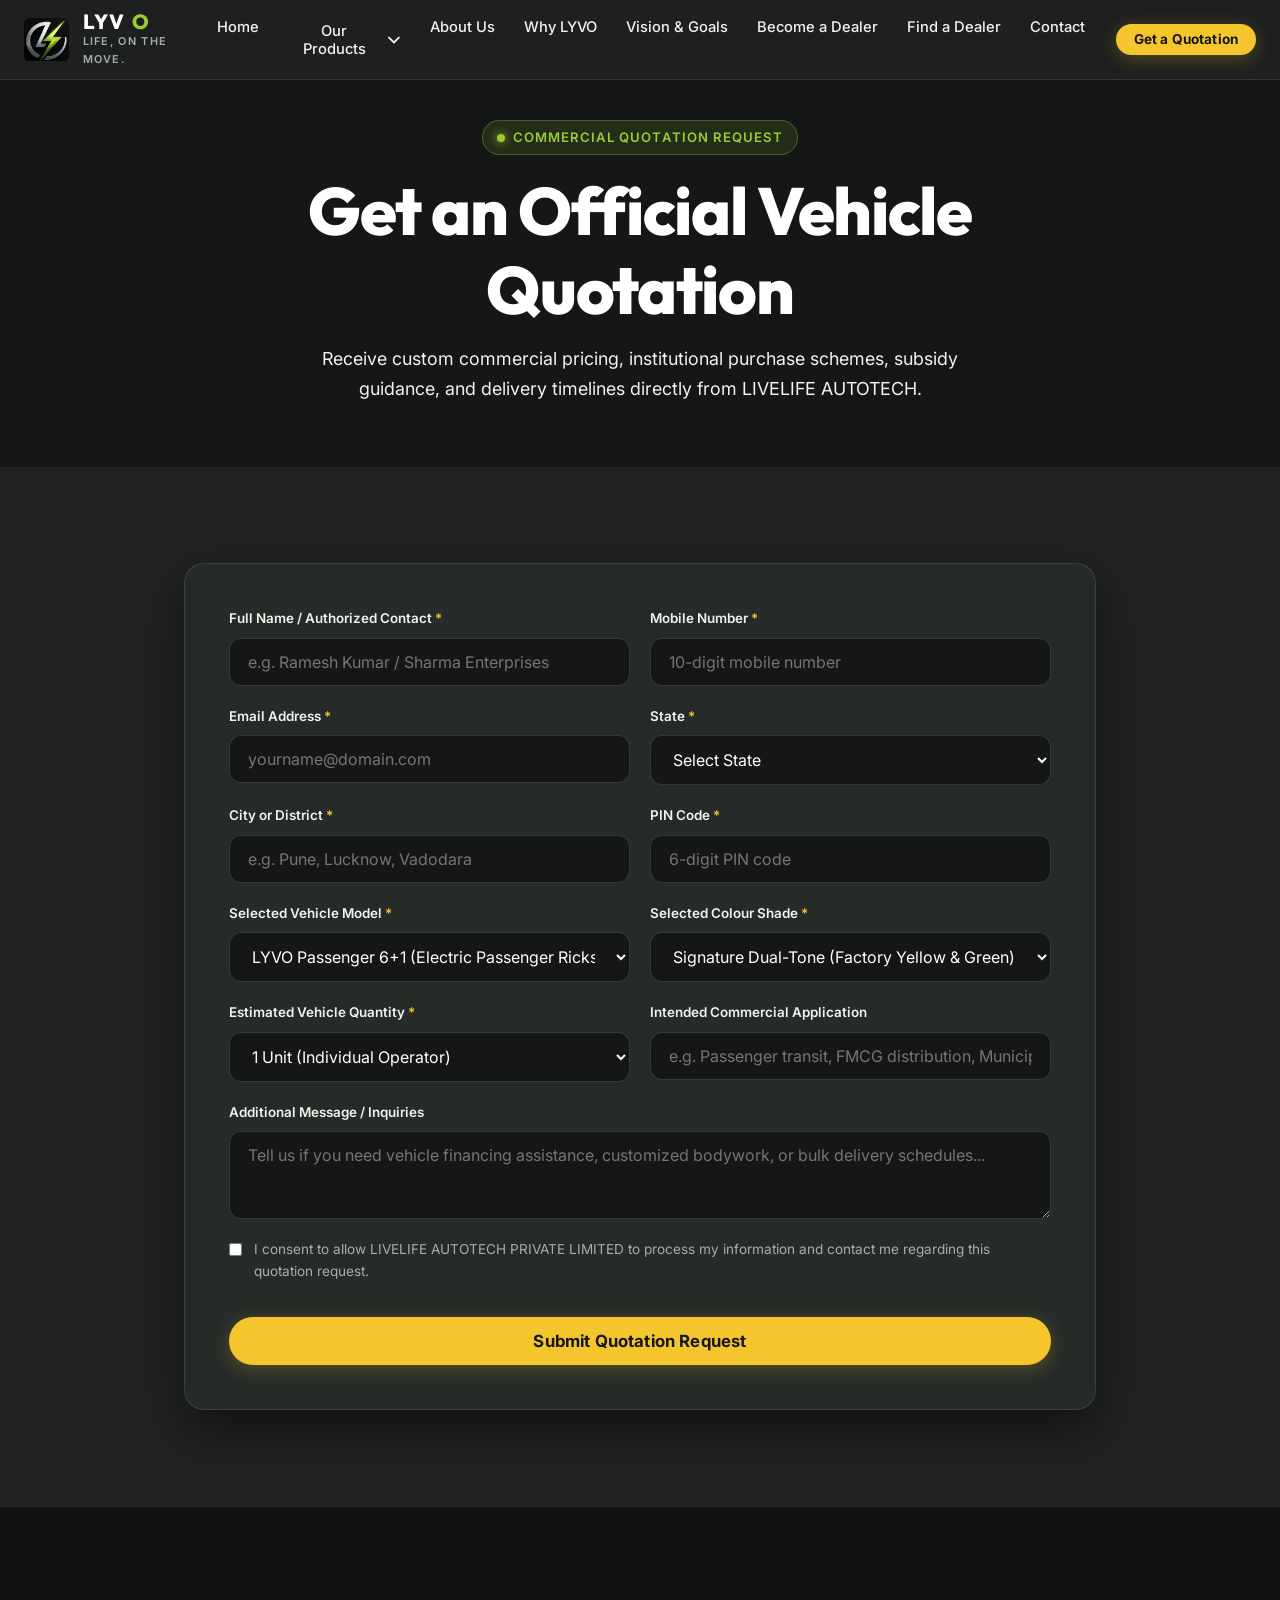
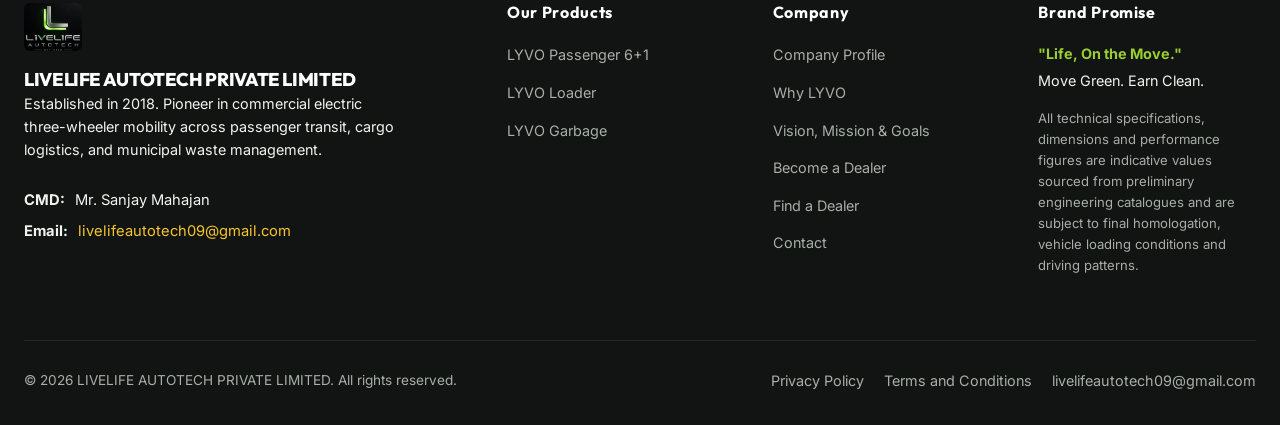
<file: quotation.html>
<!DOCTYPE html>
<html lang="en">
<head>
  <meta charset="UTF-8" />
  <meta name="viewport" content="width=device-width, initial-scale=1.0" />
  <title>Get a Quotation | LYVO Electric Three-Wheelers | LIVELIFE AUTOTECH</title>
  <meta name="description" content="Request an official price quotation and commercial fleet financing estimate for LYVO Passenger 6+1, LYVO Loader, or LYVO Garbage electric vehicles." />
  
  <meta property="og:title" content="Get a Quotation | LIVELIFE AUTOTECH" />
  <meta property="og:description" content="Get an official quotation for LYVO electric three-wheelers. Move Green. Earn Clean." />
  <meta property="og:image" content="./assets/brand/lyvo_brand_hero.jpg" />

  <link rel="icon" type="image/jpeg" href="./assets/brand/lyvo_emblem.jpg" />
  <link rel="stylesheet" href="./src/css/main.css" />
</head>
<body>

  <!-- Global Header Mount -->
  <div id="site-header-mount"></div>

  <!-- Hero Header -->
  <header class="section section-deep" style="padding-top: calc(var(--header-height) + 40px); padding-bottom: 40px;">
    <div class="container container-narrow" style="text-align: center;">
      <div class="hero-badge-pill" style="margin-bottom: 16px;">
        <span class="pill-dot"></span>
        <span>Commercial Quotation Request</span>
      </div>
      <h1 style="margin-bottom: 16px;">Get an Official Vehicle Quotation</h1>
      <p class="lead" style="max-width: 720px; margin: 0 auto 24px;">
        Receive custom commercial pricing, institutional purchase schemes, subsidy guidance, and delivery timelines directly from LIVELIFE AUTOTECH.
      </p>
    </div>
  </header>

  <!-- Quotation Form Section -->
  <section class="section section-dark">
    <div class="container container-narrow">
      <div class="form-shell">
        
        <div class="form-alert" id="quote-page-alert"></div>

        <form id="global-quote-form" novalidate>
          
          <div class="form-grid-2">
            <div class="form-group">
              <label class="form-label">Full Name / Authorized Contact <span class="req">*</span></label>
              <input type="text" name="fullName" class="input-text" placeholder="e.g. Ramesh Kumar / Sharma Enterprises" required />
              <span class="form-error-msg">Please enter your full name</span>
            </div>

            <div class="form-group">
              <label class="form-label">Mobile Number <span class="req">*</span></label>
              <input type="tel" name="mobile" class="input-text" placeholder="10-digit mobile number" maxlength="10" required />
              <span class="form-error-msg">Please enter a valid 10-digit mobile number</span>
            </div>
          </div>

          <div class="form-grid-2">
            <div class="form-group">
              <label class="form-label">Email Address <span class="req">*</span></label>
              <input type="email" name="email" class="input-text" placeholder="yourname@domain.com" required />
              <span class="form-error-msg">Please enter a valid email address</span>
            </div>

            <div class="form-group">
              <label class="form-label">State <span class="req">*</span></label>
              <select name="state" class="select-field" required>
                <option value="">Select State</option>
                <option value="Maharashtra">Maharashtra</option>
                <option value="Delhi NCR">Delhi NCR</option>
                <option value="Gujarat">Gujarat</option>
                <option value="Uttar Pradesh">Uttar Pradesh</option>
                <option value="Karnataka">Karnataka</option>
                <option value="Tamil Nadu">Tamil Nadu</option>
                <option value="Madhya Pradesh">Madhya Pradesh</option>
                <option value="Rajasthan">Rajasthan</option>
                <option value="West Bengal">West Bengal</option>
                <option value="Other">Other State</option>
              </select>
              <span class="form-error-msg">Please select your state</span>
            </div>
          </div>

          <div class="form-grid-2">
            <div class="form-group">
              <label class="form-label">City or District <span class="req">*</span></label>
              <input type="text" name="city" class="input-text" placeholder="e.g. Pune, Lucknow, Vadodara" required />
              <span class="form-error-msg">Please enter your city</span>
            </div>

            <div class="form-group">
              <label class="form-label">PIN Code <span class="req">*</span></label>
              <input type="text" name="pincode" class="input-text" placeholder="6-digit PIN code" maxlength="6" required />
              <span class="form-error-msg">Please enter a valid PIN code</span>
            </div>
          </div>

          <div class="form-grid-2">
            <div class="form-group">
              <label class="form-label">Selected Vehicle Model <span class="req">*</span></label>
              <select name="product" id="quote-select-product" class="select-field" required>
                <option value="LYVO Passenger 6+1">LYVO Passenger 6+1 (Electric Passenger Rickshaw)</option>
                <option value="LYVO Loader">LYVO Loader (750 kg Electric Cargo Flatbed)</option>
                <option value="LYVO Garbage">LYVO Garbage (500 kg Electric Waste Tipping Unit)</option>
              </select>
            </div>

            <div class="form-group">
              <label class="form-label">Selected Colour Shade <span class="req">*</span></label>
              <select name="color" id="quote-select-color" class="select-field" required>
                <option value="Signature Dual-Tone">Signature Dual-Tone (Factory Yellow & Green)</option>
                <option value="Onyx Black">Onyx Black (Metallic Charcoal Black)</option>
                <option value="Pearl White">Pearl White (Clean Fleet White)</option>
              </select>
            </div>
          </div>

          <div class="form-grid-2">
            <div class="form-group">
              <label class="form-label">Estimated Vehicle Quantity <span class="req">*</span></label>
              <select name="quantity" class="select-field" required>
                <option value="1 Unit">1 Unit (Individual Operator)</option>
                <option value="2-5 Units">2 - 5 Units (Small Fleet)</option>
                <option value="6-20 Units">6 - 20 Units (Commercial Logistics Fleet)</option>
                <option value="20-50 Units">20 - 50 Units (Enterprise / Tender Fleet)</option>
                <option value="50+ Units">50+ Units (Municipal / Government Contract)</option>
              </select>
            </div>

            <div class="form-group">
              <label class="form-label">Intended Commercial Application</label>
              <input type="text" name="application" class="input-text" placeholder="e.g. Passenger transit, FMCG distribution, Municipal waste" />
            </div>
          </div>

          <div class="form-group">
            <label class="form-label">Additional Message / Inquiries</label>
            <textarea name="message" class="textarea-field" rows="3" placeholder="Tell us if you need vehicle financing assistance, customized bodywork, or bulk delivery schedules..."></textarea>
          </div>

          <div class="form-group">
            <label class="form-checkbox-label">
              <input type="checkbox" name="consent" required />
              <span>I consent to allow LIVELIFE AUTOTECH PRIVATE LIMITED to process my information and contact me regarding this quotation request.</span>
            </label>
            <span class="form-error-msg">You must grant consent to submit quotation</span>
          </div>

          <button type="submit" class="btn btn-yellow btn-lg btn-full" style="margin-top: 14px;">
            Submit Quotation Request
          </button>
        </form>

      </div>
    </div>
  </section>

  <!-- Global Footer Mount -->
  <div id="site-footer-mount"></div>

  <script type="module">
    import { renderHeader, renderFooter, initQuotationForm } from './src/js/components.js';

    renderHeader('quote');
    renderFooter();

    // Parse URL params for prefill: ?product=lyvo-loader&color=black
    const urlParams = new URLSearchParams(window.location.search);
    const prodParam = urlParams.get('product');
    const colorParam = urlParams.get('color');

    const selectProd = document.getElementById('quote-select-product');
    const selectColor = document.getElementById('quote-select-color');

    if (prodParam && selectProd) {
      if (prodParam.includes('loader')) selectProd.value = 'LYVO Loader';
      else if (prodParam.includes('garbage')) selectProd.value = 'LYVO Garbage';
      else if (prodParam.includes('passenger')) selectProd.value = 'LYVO Passenger 6+1';
    }

    if (colorParam && selectColor) {
      if (colorParam.toLowerCase().includes('black')) selectColor.value = 'Onyx Black';
      else if (colorParam.toLowerCase().includes('white')) selectColor.value = 'Pearl White';
      else selectColor.value = 'Signature Dual-Tone';
    }

    initQuotationForm('global-quote-form');
  </script>
</body>
</html>
</file>
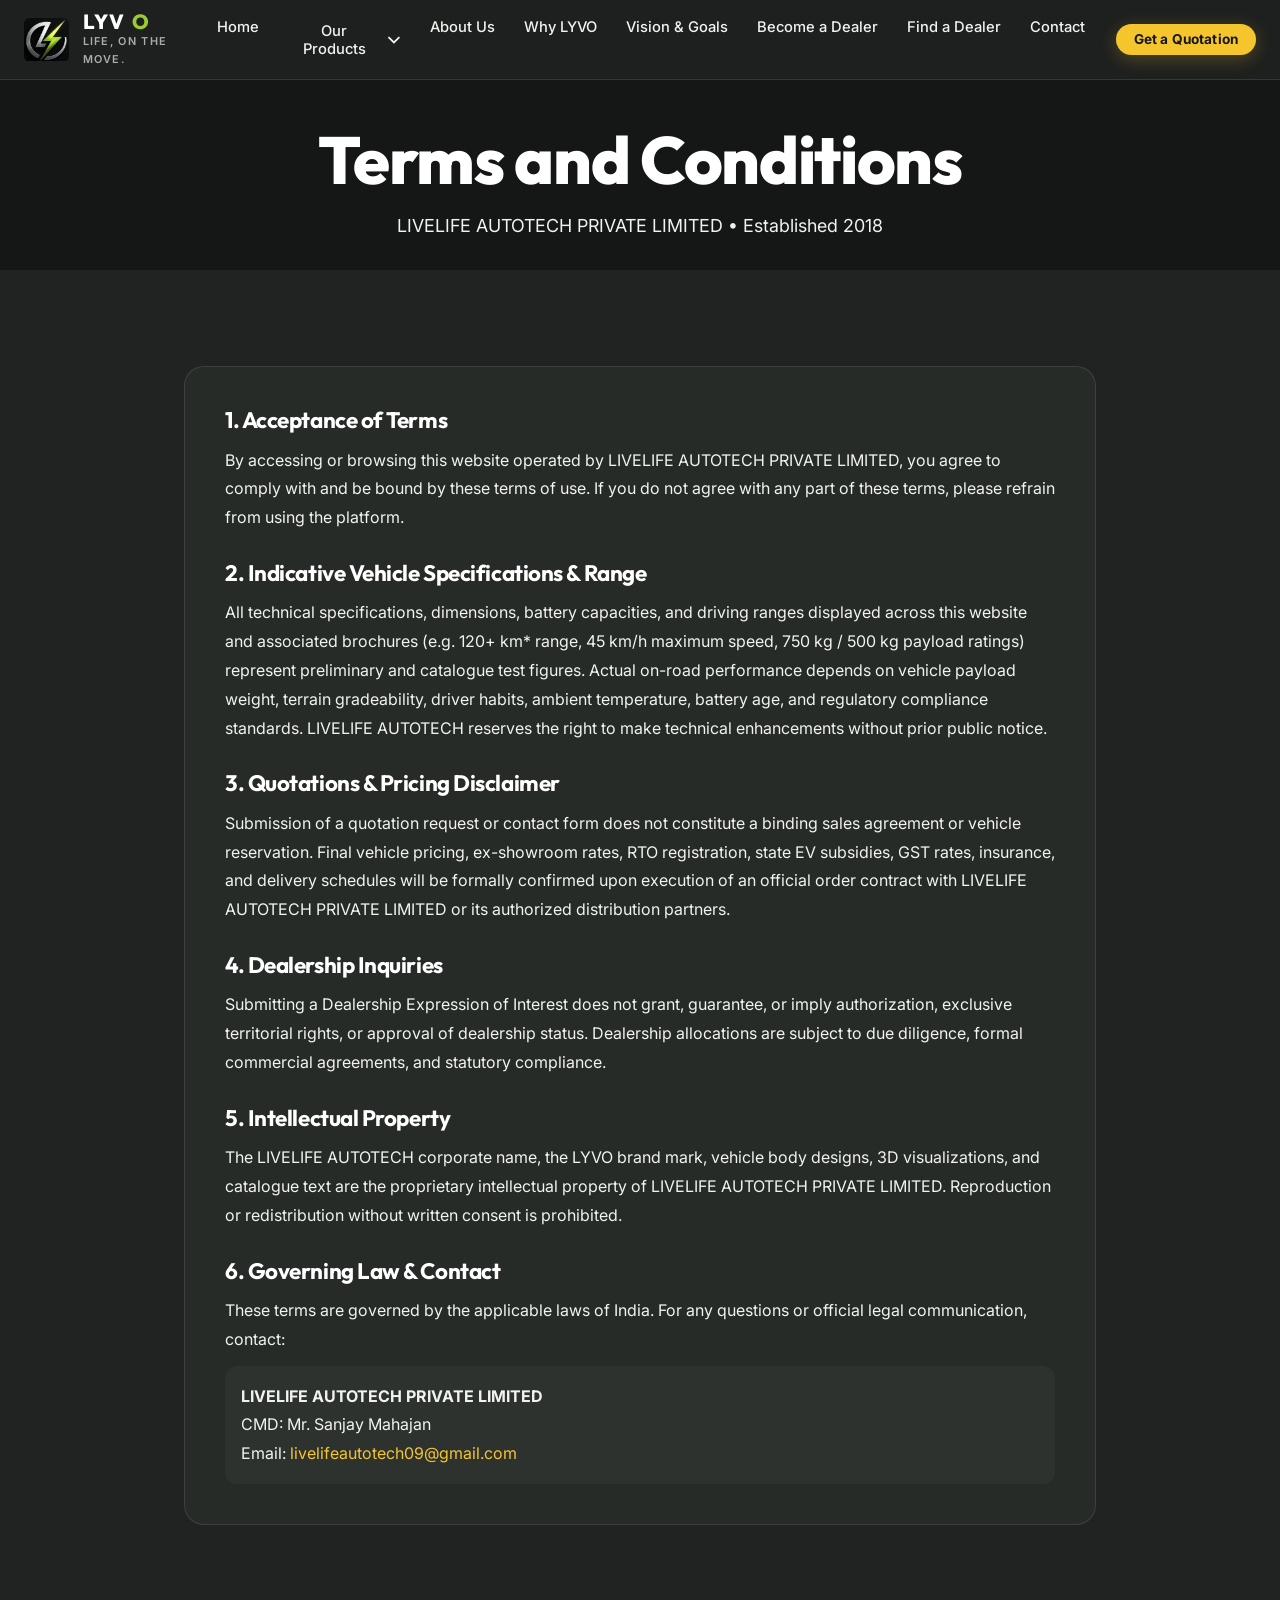
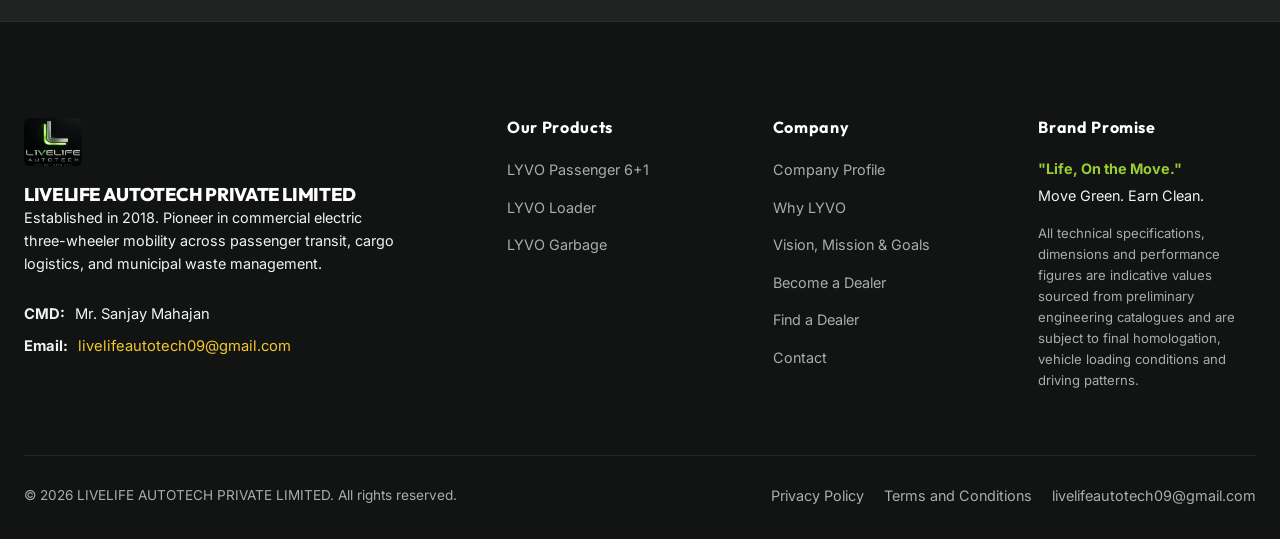
<file: terms.html>
<!DOCTYPE html>
<html lang="en">
<head>
  <meta charset="UTF-8" />
  <meta name="viewport" content="width=device-width, initial-scale=1.0" />
  <title>Terms and Conditions | LIVELIFE AUTOTECH PRIVATE LIMITED</title>
  <meta name="description" content="Terms and Conditions of website use, product catalogue specifications, and quotations for LIVELIFE AUTOTECH PRIVATE LIMITED." />
  
  <link rel="icon" type="image/jpeg" href="./assets/brand/lyvo_emblem.jpg" />
  <link rel="stylesheet" href="./src/css/main.css" />
</head>
<body>

  <div id="site-header-mount"></div>

  <header class="section section-deep" style="padding-top: calc(var(--header-height) + 40px); padding-bottom: 30px;">
    <div class="container container-narrow" style="text-align: center;">
      <h1 style="margin-bottom: 12px;">Terms and Conditions</h1>
      <p class="lead">LIVELIFE AUTOTECH PRIVATE LIMITED • Established 2018</p>
    </div>
  </header>

  <main class="section section-dark">
    <div class="container container-narrow" style="line-height: 1.8; color: var(--color-light-grey);">
      
      <div style="background: var(--color-charcoal-surface); border: 1px solid var(--color-charcoal-border); border-radius: var(--radius-lg); padding: 40px; display: flex; flex-direction: column; gap: 28px;">
        
        <section>
          <h2 style="font-size: 1.4rem; color: var(--color-white); margin-bottom: 12px;">1. Acceptance of Terms</h2>
          <p>
            By accessing or browsing this website operated by LIVELIFE AUTOTECH PRIVATE LIMITED, you agree to comply with and be bound by these terms of use. If you do not agree with any part of these terms, please refrain from using the platform.
          </p>
        </section>

        <section>
          <h2 style="font-size: 1.4rem; color: var(--color-white); margin-bottom: 12px;">2. Indicative Vehicle Specifications & Range</h2>
          <p>
            All technical specifications, dimensions, battery capacities, and driving ranges displayed across this website and associated brochures (e.g. 120+ km* range, 45 km/h maximum speed, 750 kg / 500 kg payload ratings) represent preliminary and catalogue test figures. Actual on-road performance depends on vehicle payload weight, terrain gradeability, driver habits, ambient temperature, battery age, and regulatory compliance standards. LIVELIFE AUTOTECH reserves the right to make technical enhancements without prior public notice.
          </p>
        </section>

        <section>
          <h2 style="font-size: 1.4rem; color: var(--color-white); margin-bottom: 12px;">3. Quotations & Pricing Disclaimer</h2>
          <p>
            Submission of a quotation request or contact form does not constitute a binding sales agreement or vehicle reservation. Final vehicle pricing, ex-showroom rates, RTO registration, state EV subsidies, GST rates, insurance, and delivery schedules will be formally confirmed upon execution of an official order contract with LIVELIFE AUTOTECH PRIVATE LIMITED or its authorized distribution partners.
          </p>
        </section>

        <section>
          <h2 style="font-size: 1.4rem; color: var(--color-white); margin-bottom: 12px;">4. Dealership Inquiries</h2>
          <p>
            Submitting a Dealership Expression of Interest does not grant, guarantee, or imply authorization, exclusive territorial rights, or approval of dealership status. Dealership allocations are subject to due diligence, formal commercial agreements, and statutory compliance.
          </p>
        </section>

        <section>
          <h2 style="font-size: 1.4rem; color: var(--color-white); margin-bottom: 12px;">5. Intellectual Property</h2>
          <p>
            The LIVELIFE AUTOTECH corporate name, the LYVO brand mark, vehicle body designs, 3D visualizations, and catalogue text are the proprietary intellectual property of LIVELIFE AUTOTECH PRIVATE LIMITED. Reproduction or redistribution without written consent is prohibited.
          </p>
        </section>

        <section>
          <h2 style="font-size: 1.4rem; color: var(--color-white); margin-bottom: 12px;">6. Governing Law & Contact</h2>
          <p>
            These terms are governed by the applicable laws of India. For any questions or official legal communication, contact:
          </p>
          <div style="margin-top: 12px; padding: 16px; background: rgba(255,255,255,0.03); border-radius: var(--radius-md);">
            <strong>LIVELIFE AUTOTECH PRIVATE LIMITED</strong><br />
            CMD: Mr. Sanjay Mahajan<br />
            Email: <a href="mailto:livelifeautotech09@gmail.com" style="color: var(--color-yellow);">livelifeautotech09@gmail.com</a>
          </div>
        </section>

      </div>
    </div>
  </main>

  <div id="site-footer-mount"></div>

  <script type="module">
    import { renderHeader, renderFooter } from './src/js/components.js';
    renderHeader();
    renderFooter();
  </script>
</body>
</html>
</file>
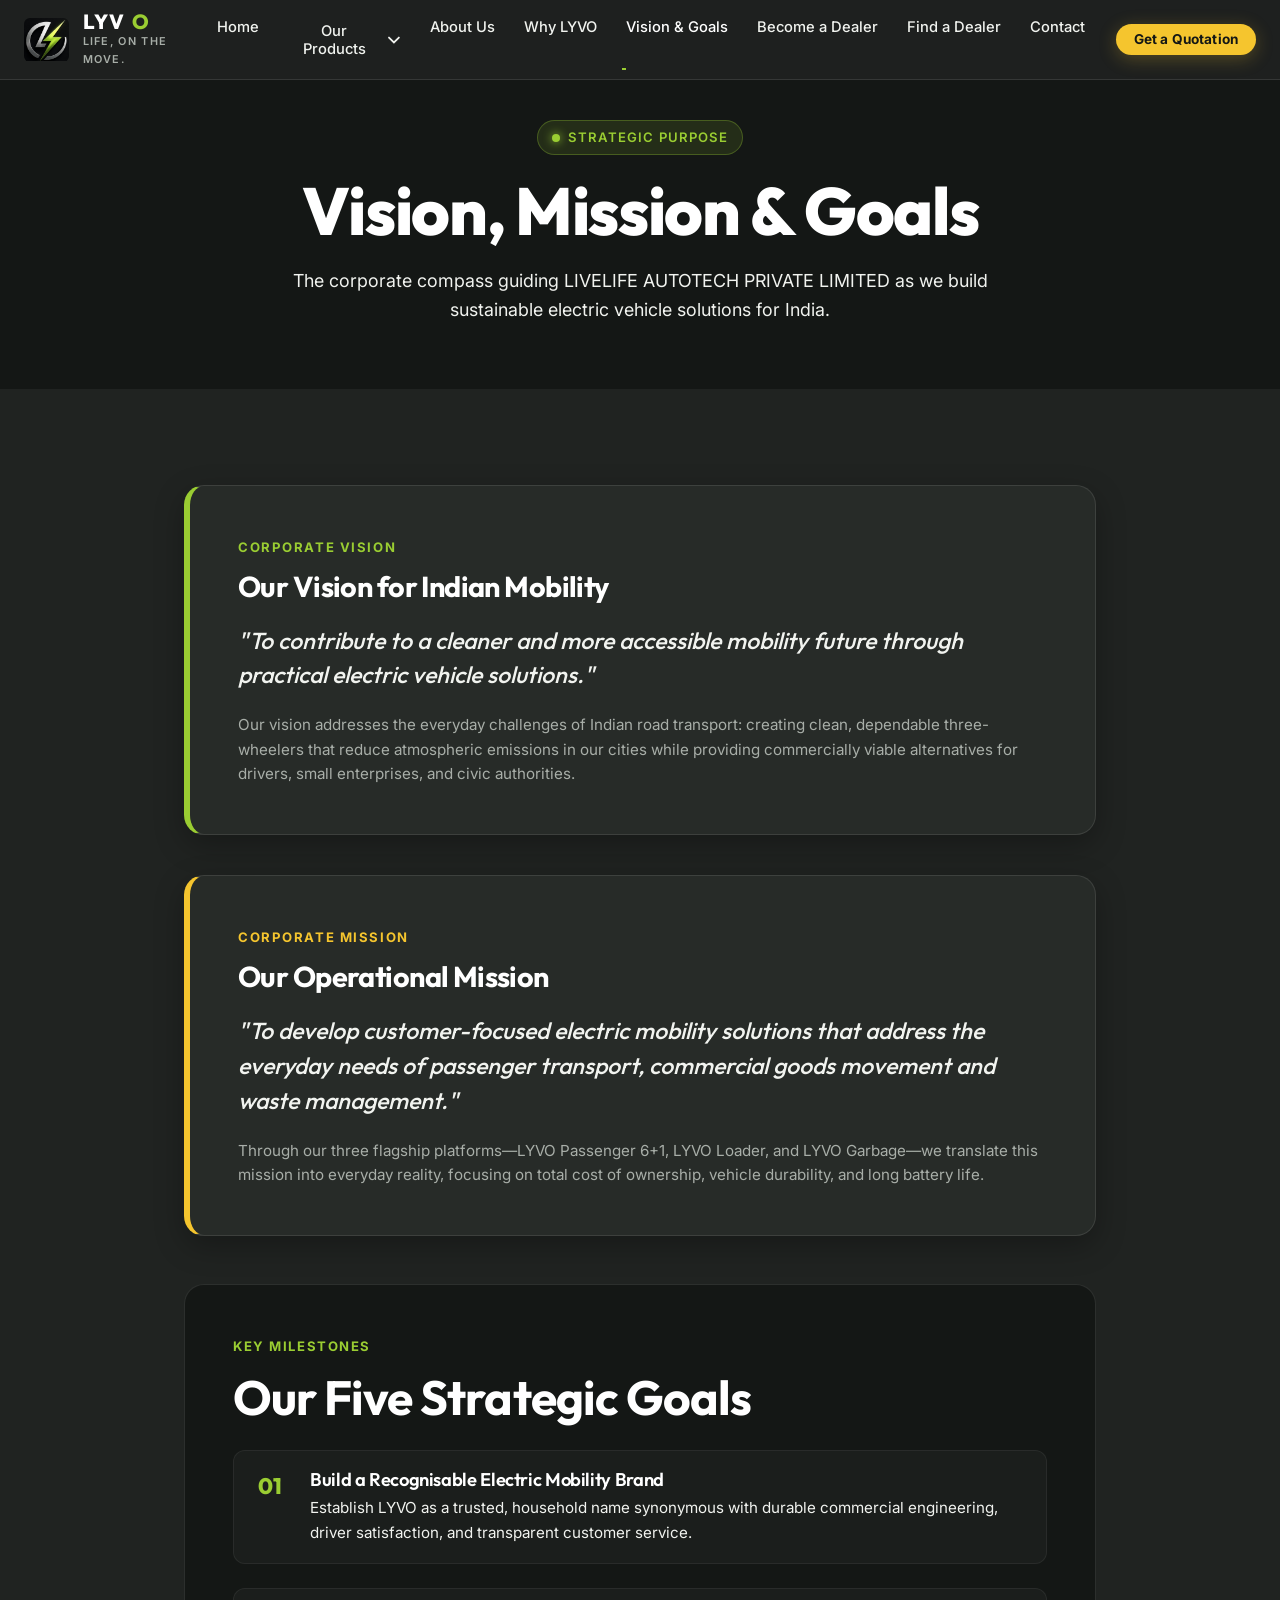
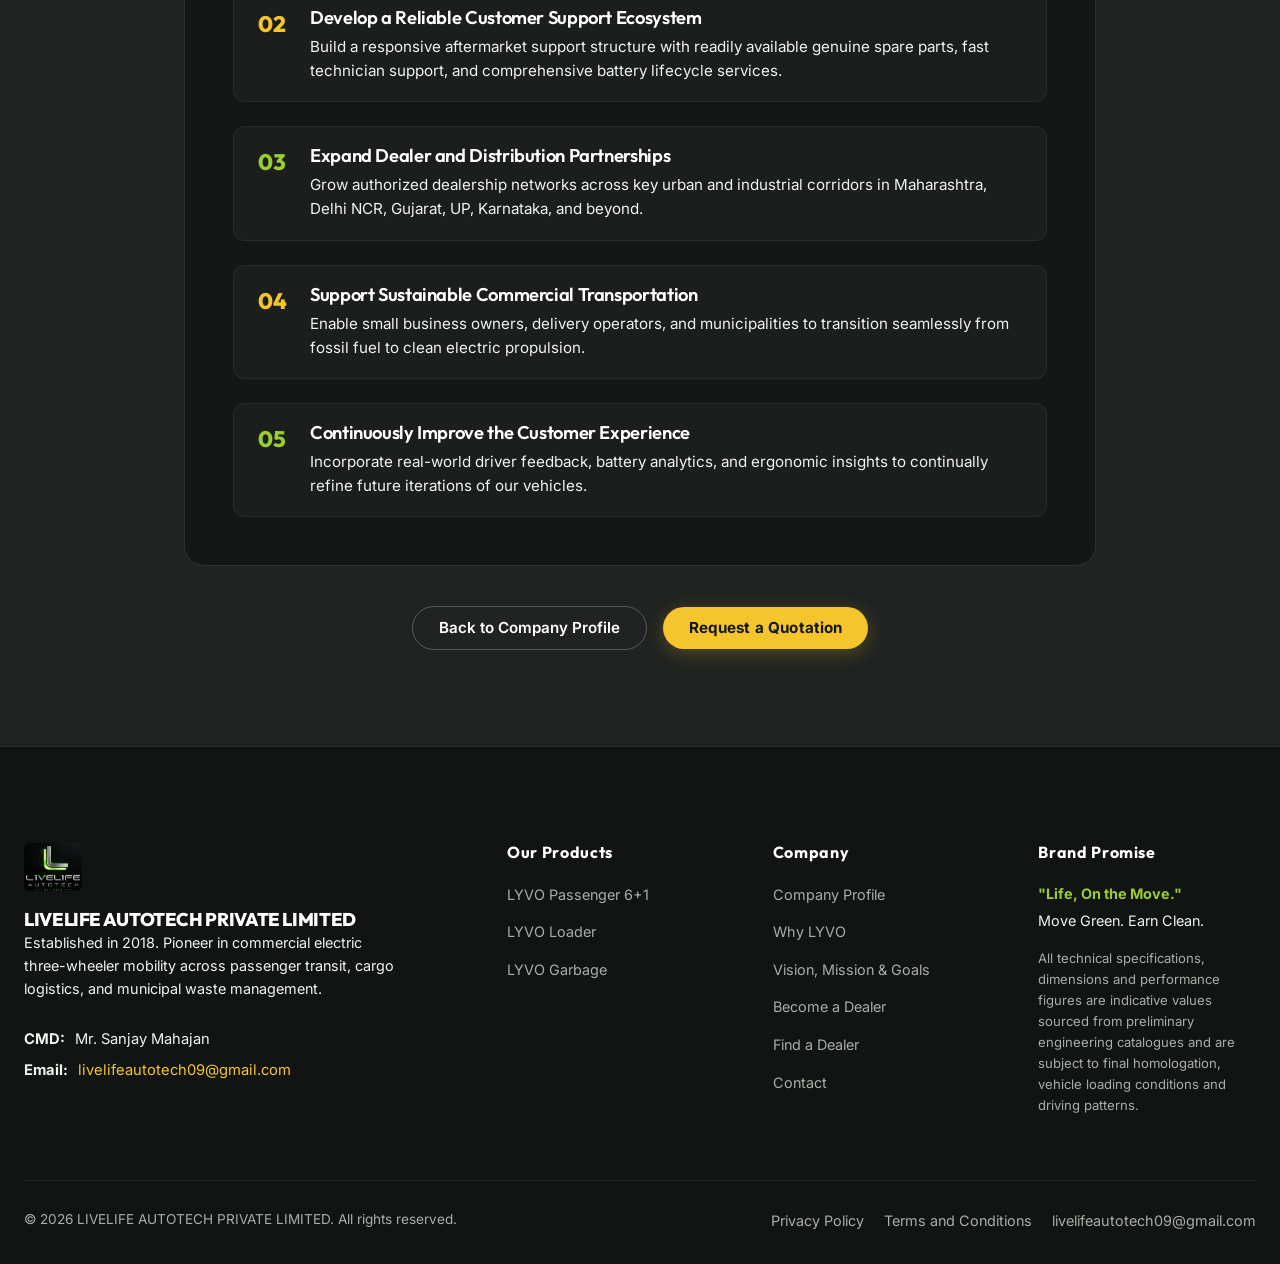
<file: vision-mission.html>
<!DOCTYPE html>
<html lang="en">
<head>
  <meta charset="UTF-8" />
  <meta name="viewport" content="width=device-width, initial-scale=1.0" />
  <title>Vision, Mission & Goals | LIVELIFE AUTOTECH PRIVATE LIMITED</title>
  <meta name="description" content="Read the Vision, Mission and Strategic Goals of LIVELIFE AUTOTECH PRIVATE LIMITED in advancing commercial electric mobility across India." />
  
  <meta property="og:title" content="Vision, Mission & Goals | LIVELIFE AUTOTECH" />
  <meta property="og:description" content="To contribute to a cleaner and more accessible mobility future through practical electric vehicle solutions." />
  <meta property="og:image" content="./assets/brand/lyvo_brand_hero.jpg" />

  <link rel="icon" type="image/jpeg" href="./assets/brand/lyvo_emblem.jpg" />
  <link rel="stylesheet" href="./src/css/main.css" />
</head>
<body>

  <!-- Global Header Mount -->
  <div id="site-header-mount"></div>

  <!-- Hero Header -->
  <header class="section section-deep" style="padding-top: calc(var(--header-height) + 40px); padding-bottom: 40px;">
    <div class="container container-narrow" style="text-align: center;">
      <div class="hero-badge-pill" style="margin-bottom: 16px;">
        <span class="pill-dot"></span>
        <span>Strategic Purpose</span>
      </div>
      <h1 style="margin-bottom: 16px;">Vision, Mission & Goals</h1>
      <p class="lead" style="max-width: 720px; margin: 0 auto 24px;">
        The corporate compass guiding LIVELIFE AUTOTECH PRIVATE LIMITED as we build sustainable electric vehicle solutions for India.
      </p>
    </div>
  </header>

  <!-- Editorial Layout Section -->
  <section class="section section-dark">
    <div class="container container-narrow">
      
      <!-- Vision Editorial Box -->
      <div style="background: var(--color-charcoal-surface); border: 1px solid var(--color-charcoal-border); border-left: 6px solid var(--color-lime); border-radius: var(--radius-lg); padding: 48px; margin-bottom: 40px; box-shadow: var(--shadow-md);">
        <span class="section-tag">Corporate Vision</span>
        <h2 style="font-size: 1.8rem; margin-bottom: 20px; color: var(--color-white);">Our Vision for Indian Mobility</h2>
        <blockquote style="font-family: var(--font-display); font-size: 1.45rem; line-height: 1.5; color: var(--color-light-grey); font-weight: 500; font-style: italic;">
          "To contribute to a cleaner and more accessible mobility future through practical electric vehicle solutions."
        </blockquote>
        <p style="margin-top: 20px; color: var(--color-muted-grey); font-size: 0.95rem; line-height: 1.6;">
          Our vision addresses the everyday challenges of Indian road transport: creating clean, dependable three-wheelers that reduce atmospheric emissions in our cities while providing commercially viable alternatives for drivers, small enterprises, and civic authorities.
        </p>
      </div>

      <!-- Mission Editorial Box -->
      <div style="background: var(--color-charcoal-surface); border: 1px solid var(--color-charcoal-border); border-left: 6px solid var(--color-yellow); border-radius: var(--radius-lg); padding: 48px; margin-bottom: 48px; box-shadow: var(--shadow-md);">
        <span class="section-tag" style="color: var(--color-yellow);">Corporate Mission</span>
        <h2 style="font-size: 1.8rem; margin-bottom: 20px; color: var(--color-white);">Our Operational Mission</h2>
        <blockquote style="font-family: var(--font-display); font-size: 1.45rem; line-height: 1.5; color: var(--color-light-grey); font-weight: 500; font-style: italic;">
          "To develop customer-focused electric mobility solutions that address the everyday needs of passenger transport, commercial goods movement and waste management."
        </blockquote>
        <p style="margin-top: 20px; color: var(--color-muted-grey); font-size: 0.95rem; line-height: 1.6;">
          Through our three flagship platforms—LYVO Passenger 6+1, LYVO Loader, and LYVO Garbage—we translate this mission into everyday reality, focusing on total cost of ownership, vehicle durability, and long battery life.
        </p>
      </div>

      <!-- Strategic Goals -->
      <div style="background: var(--color-charcoal-deep); border: 1px solid var(--color-charcoal-border); border-radius: var(--radius-lg); padding: 48px;">
        <span class="section-tag">Key Milestones</span>
        <h2 class="section-title" style="margin-bottom: 24px;">Our Five Strategic Goals</h2>
        
        <div style="display: flex; flex-direction: column; gap: 24px;">
          
          <div style="display: flex; gap: 20px; align-items: flex-start; padding: 18px 24px; background: rgba(255,255,255,0.03); border-radius: var(--radius-md); border: 1px solid rgba(255,255,255,0.06);">
            <div style="font-family: var(--font-display); font-size: 1.4rem; font-weight: 800; color: var(--color-lime); min-width: 32px;">
              01
            </div>
            <div>
              <h3 style="font-size: 1.15rem; color: var(--color-white); margin-bottom: 6px;">Build a Recognisable Electric Mobility Brand</h3>
              <p style="font-size: 0.95rem; color: var(--color-light-grey);">
                Establish LYVO as a trusted, household name synonymous with durable commercial engineering, driver satisfaction, and transparent customer service.
              </p>
            </div>
          </div>

          <div style="display: flex; gap: 20px; align-items: flex-start; padding: 18px 24px; background: rgba(255,255,255,0.03); border-radius: var(--radius-md); border: 1px solid rgba(255,255,255,0.06);">
            <div style="font-family: var(--font-display); font-size: 1.4rem; font-weight: 800; color: var(--color-yellow); min-width: 32px;">
              02
            </div>
            <div>
              <h3 style="font-size: 1.15rem; color: var(--color-white); margin-bottom: 6px;">Develop a Reliable Customer Support Ecosystem</h3>
              <p style="font-size: 0.95rem; color: var(--color-light-grey);">
                Build a responsive aftermarket support structure with readily available genuine spare parts, fast technician support, and comprehensive battery lifecycle services.
              </p>
            </div>
          </div>

          <div style="display: flex; gap: 20px; align-items: flex-start; padding: 18px 24px; background: rgba(255,255,255,0.03); border-radius: var(--radius-md); border: 1px solid rgba(255,255,255,0.06);">
            <div style="font-family: var(--font-display); font-size: 1.4rem; font-weight: 800; color: var(--color-lime); min-width: 32px;">
              03
            </div>
            <div>
              <h3 style="font-size: 1.15rem; color: var(--color-white); margin-bottom: 6px;">Expand Dealer and Distribution Partnerships</h3>
              <p style="font-size: 0.95rem; color: var(--color-light-grey);">
                Grow authorized dealership networks across key urban and industrial corridors in Maharashtra, Delhi NCR, Gujarat, UP, Karnataka, and beyond.
              </p>
            </div>
          </div>

          <div style="display: flex; gap: 20px; align-items: flex-start; padding: 18px 24px; background: rgba(255,255,255,0.03); border-radius: var(--radius-md); border: 1px solid rgba(255,255,255,0.06);">
            <div style="font-family: var(--font-display); font-size: 1.4rem; font-weight: 800; color: var(--color-yellow); min-width: 32px;">
              04
            </div>
            <div>
              <h3 style="font-size: 1.15rem; color: var(--color-white); margin-bottom: 6px;">Support Sustainable Commercial Transportation</h3>
              <p style="font-size: 0.95rem; color: var(--color-light-grey);">
                Enable small business owners, delivery operators, and municipalities to transition seamlessly from fossil fuel to clean electric propulsion.
              </p>
            </div>
          </div>

          <div style="display: flex; gap: 20px; align-items: flex-start; padding: 18px 24px; background: rgba(255,255,255,0.03); border-radius: var(--radius-md); border: 1px solid rgba(255,255,255,0.06);">
            <div style="font-family: var(--font-display); font-size: 1.4rem; font-weight: 800; color: var(--color-lime); min-width: 32px;">
              05
            </div>
            <div>
              <h3 style="font-size: 1.15rem; color: var(--color-white); margin-bottom: 6px;">Continuously Improve the Customer Experience</h3>
              <p style="font-size: 0.95rem; color: var(--color-light-grey);">
                Incorporate real-world driver feedback, battery analytics, and ergonomic insights to continually refine future iterations of our vehicles.
              </p>
            </div>
          </div>

        </div>
      </div>

      <div style="text-align: center; margin-top: 40px;">
        <a href="./about.html" class="btn btn-outline-white" style="margin-right: 12px;">Back to Company Profile</a>
        <a href="./quotation.html" class="btn btn-yellow">Request a Quotation</a>
      </div>

    </div>
  </section>

  <!-- Global Footer Mount -->
  <div id="site-footer-mount"></div>

  <script type="module">
    import { renderHeader, renderFooter } from './src/js/components.js';
    renderHeader('vmg');
    renderFooter();
  </script>
</body>
</html>
</file>
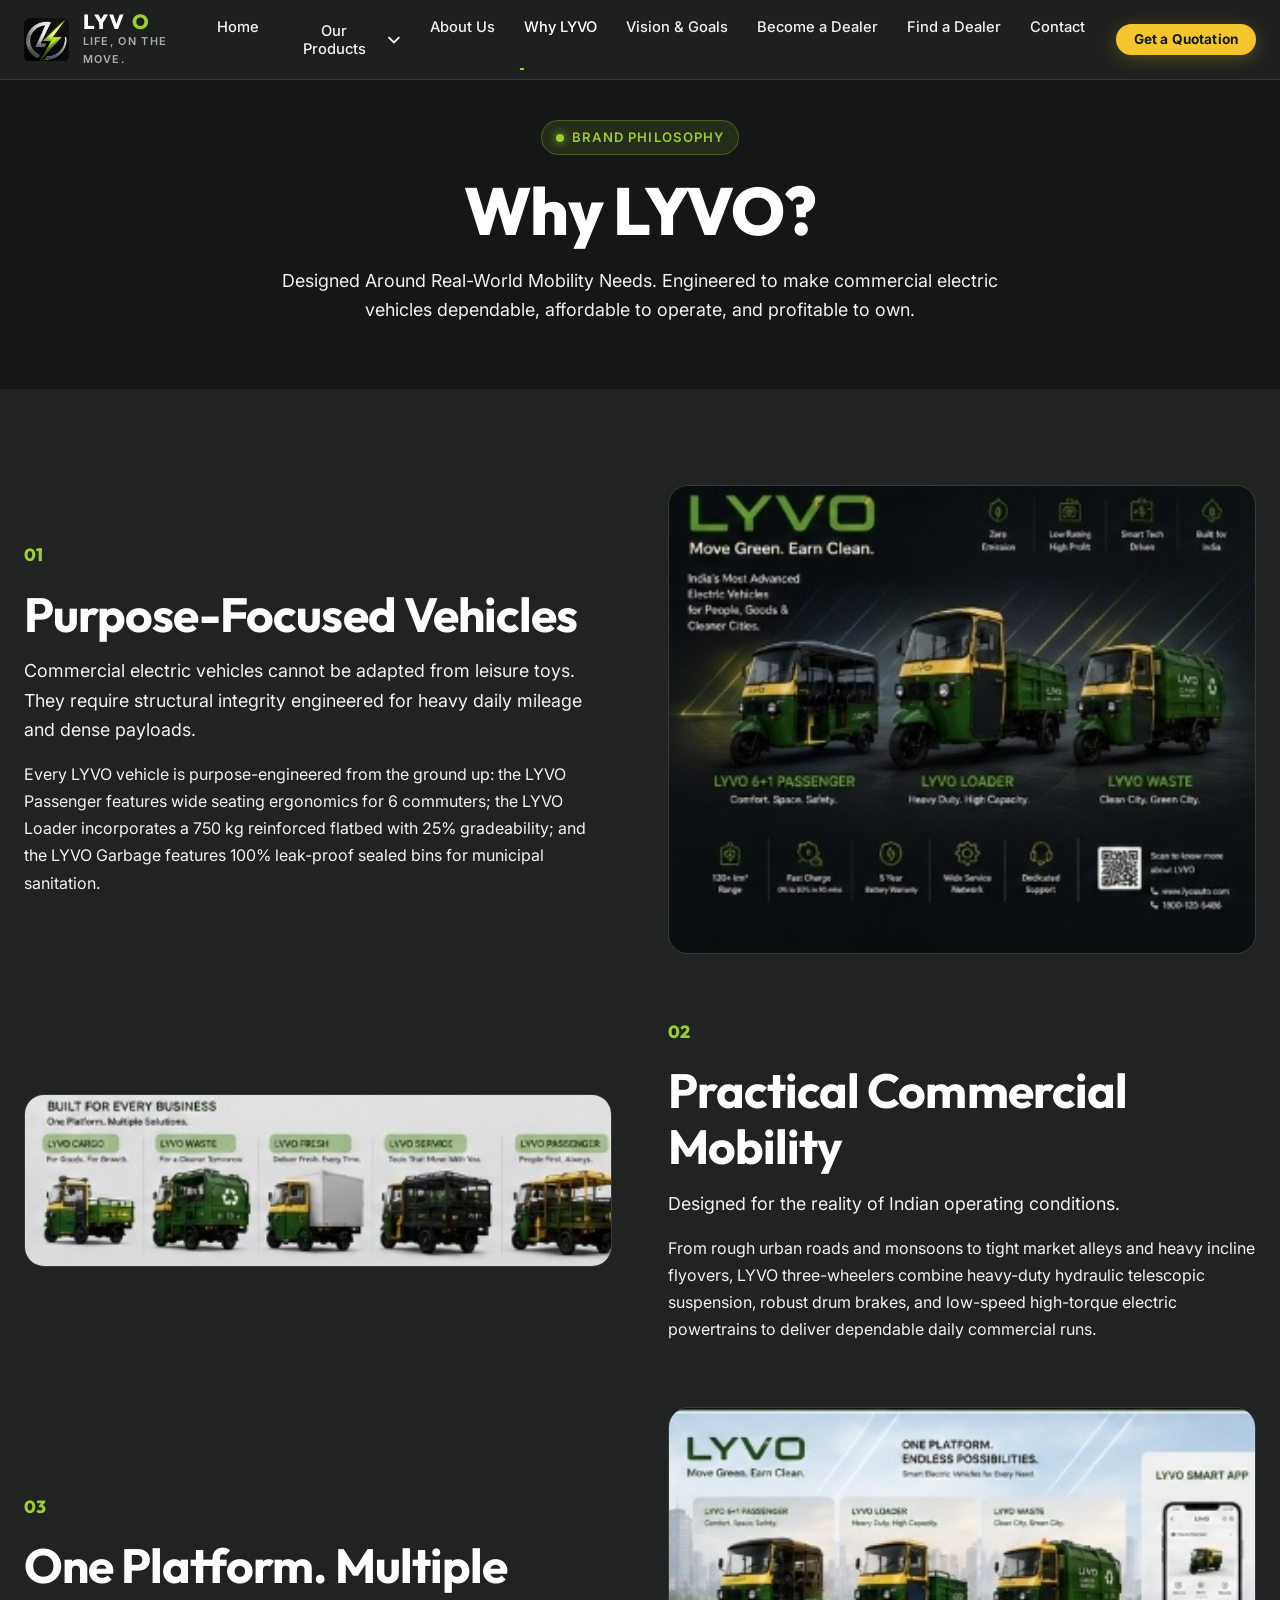
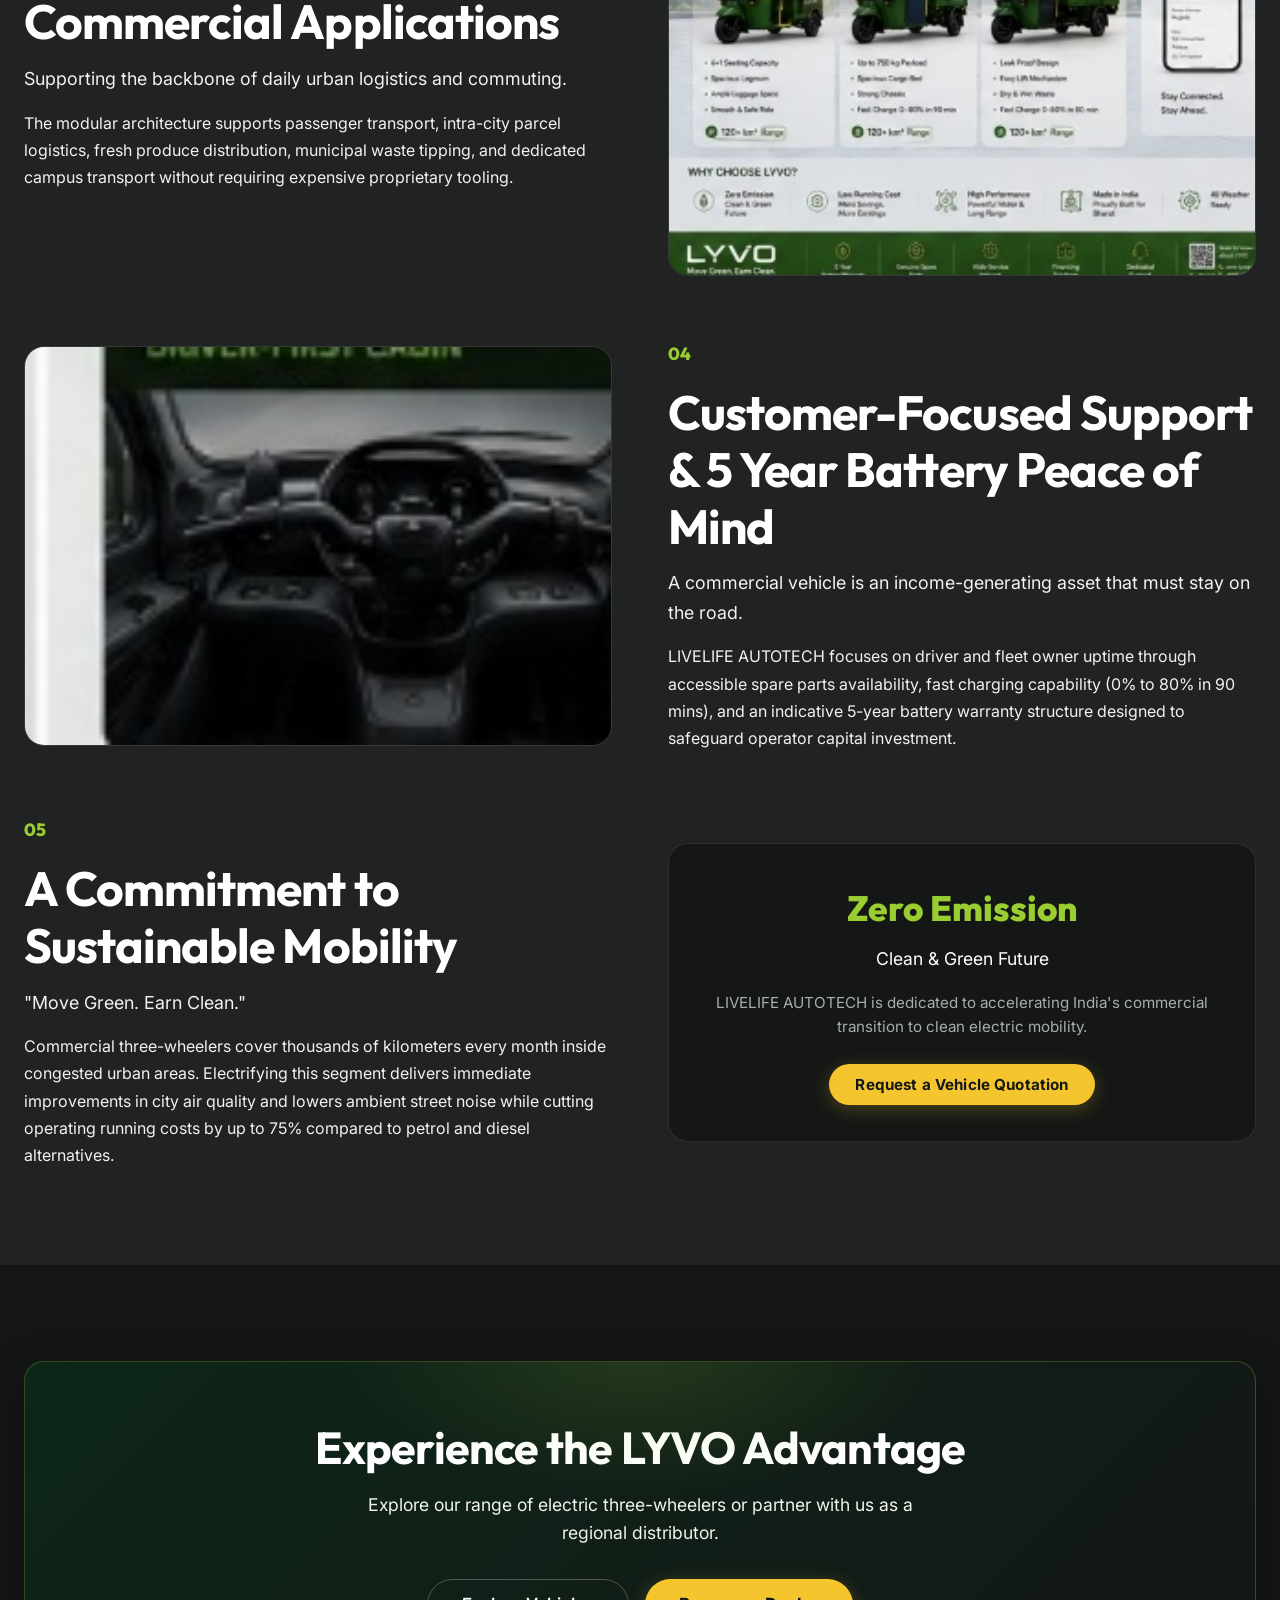
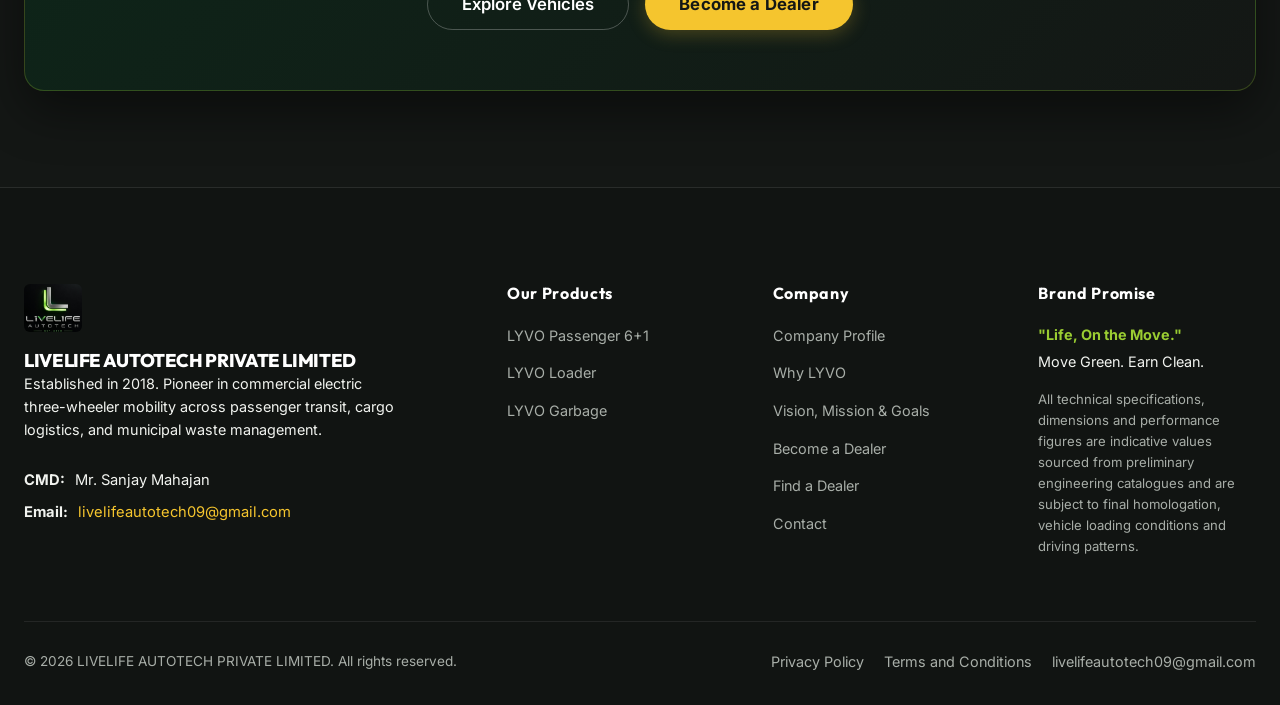
<file: why-livo.html>
<!DOCTYPE html>
<html lang="en">
<head>
  <meta charset="UTF-8" />
  <meta name="viewport" content="width=device-width, initial-scale=1.0" />
  <title>Why LYVO | Practical Electric Mobility | LIVELIFE AUTOTECH</title>
  <meta name="description" content="Discover Why LYVO is built around real-world commercial mobility needs: purpose-focused vehicles, practical commercial mobility, and customer support." />
  
  <meta property="og:title" content="Why LYVO | LIVELIFE AUTOTECH PRIVATE LIMITED" />
  <meta property="og:description" content="Move Green. Earn Clean. Engineered around real-world commercial mobility needs in India." />
  <meta property="og:image" content="./assets/showcase/one_platform.jpg" />

  <link rel="icon" type="image/jpeg" href="./assets/brand/lyvo_emblem.jpg" />
  <link rel="stylesheet" href="./src/css/main.css" />
</head>
<body>

  <!-- Global Header Mount -->
  <div id="site-header-mount"></div>

  <!-- Hero Header -->
  <header class="section section-deep" style="padding-top: calc(var(--header-height) + 40px); padding-bottom: 40px;">
    <div class="container container-narrow" style="text-align: center;">
      <div class="hero-badge-pill" style="margin-bottom: 16px;">
        <span class="pill-dot"></span>
        <span>Brand Philosophy</span>
      </div>
      <h1 style="margin-bottom: 16px;">Why LYVO?</h1>
      <p class="lead" style="max-width: 720px; margin: 0 auto 24px;">
        Designed Around Real-World Mobility Needs. Engineered to make commercial electric vehicles dependable, affordable to operate, and profitable to own.
      </p>
    </div>
  </header>

  <!-- Core Pillars In Detail -->
  <section class="section section-dark">
    <div class="container">
      <div style="display: flex; flex-direction: column; gap: 64px;">
        
        <!-- Theme 1 -->
        <div class="company-intro-grid">
          <div>
            <span class="pillar-num">01</span>
            <h2 class="section-title">Purpose-Focused Vehicles</h2>
            <p class="lead" style="margin-bottom: 16px;">
              Commercial electric vehicles cannot be adapted from leisure toys. They require structural integrity engineered for heavy daily mileage and dense payloads.
            </p>
            <p style="color: var(--color-light-grey); line-height: 1.7;">
              Every LYVO vehicle is purpose-engineered from the ground up: the LYVO Passenger features wide seating ergonomics for 6 commuters; the LYVO Loader incorporates a 750 kg reinforced flatbed with 25% gradeability; and the LYVO Garbage features 100% leak-proof sealed bins for municipal sanitation.
            </p>
          </div>
          <div>
            <div style="border-radius: var(--radius-lg); overflow: hidden; border: 1px solid var(--color-charcoal-border);">
              <img src="./assets/showcase/three_vehicles_dark.jpg" alt="Purpose-Focused Vehicle Range" style="width: 100%; height: auto;" />
            </div>
          </div>
        </div>

        <!-- Theme 2 -->
        <div class="company-intro-grid" style="direction: rtl;">
          <div style="direction: ltr;">
            <span class="pillar-num">02</span>
            <h2 class="section-title">Practical Commercial Mobility</h2>
            <p class="lead" style="margin-bottom: 16px;">
              Designed for the reality of Indian operating conditions.
            </p>
            <p style="color: var(--color-light-grey); line-height: 1.7;">
              From rough urban roads and monsoons to tight market alleys and heavy incline flyovers, LYVO three-wheelers combine heavy-duty hydraulic telescopic suspension, robust drum brakes, and low-speed high-torque electric powertrains to deliver dependable daily commercial runs.
            </p>
          </div>
          <div style="direction: ltr;">
            <div style="border-radius: var(--radius-lg); overflow: hidden; border: 1px solid var(--color-charcoal-border);">
              <img src="./assets/products/loader/commercial_variants.jpg" alt="Commercial Mobility Variants" style="width: 100%; height: auto;" />
            </div>
          </div>
        </div>

        <!-- Theme 3 -->
        <div class="company-intro-grid">
          <div>
            <span class="pillar-num">03</span>
            <h2 class="section-title">One Platform. Multiple Commercial Applications</h2>
            <p class="lead" style="margin-bottom: 16px;">
              Supporting the backbone of daily urban logistics and commuting.
            </p>
            <p style="color: var(--color-light-grey); line-height: 1.7;">
              The modular architecture supports passenger transport, intra-city parcel logistics, fresh produce distribution, municipal waste tipping, and dedicated campus transport without requiring expensive proprietary tooling.
            </p>
          </div>
          <div>
            <div style="border-radius: var(--radius-lg); overflow: hidden; border: 1px solid var(--color-charcoal-border);">
              <img src="./assets/showcase/one_platform.jpg" alt="One Platform Endless Possibilities" style="width: 100%; height: auto;" />
            </div>
          </div>
        </div>

        <!-- Theme 4 -->
        <div class="company-intro-grid" style="direction: rtl;">
          <div style="direction: ltr;">
            <span class="pillar-num">04</span>
            <h2 class="section-title">Customer-Focused Support & 5 Year Battery Peace of Mind</h2>
            <p class="lead" style="margin-bottom: 16px;">
              A commercial vehicle is an income-generating asset that must stay on the road.
            </p>
            <p style="color: var(--color-light-grey); line-height: 1.7;">
              LIVELIFE AUTOTECH focuses on driver and fleet owner uptime through accessible spare parts availability, fast charging capability (0% to 80% in 90 mins), and an indicative 5-year battery warranty structure designed to safeguard operator capital investment.
            </p>
          </div>
          <div style="direction: ltr;">
            <div style="border-radius: var(--radius-lg); overflow: hidden; border: 1px solid var(--color-charcoal-border);">
              <img src="./assets/showcase/driver_cabin_cluster.jpg" alt="Driver Cockpit and Controls" style="width: 100%; height: auto;" />
            </div>
          </div>
        </div>

        <!-- Theme 5 -->
        <div class="company-intro-grid">
          <div>
            <span class="pillar-num">05</span>
            <h2 class="section-title">A Commitment to Sustainable Mobility</h2>
            <p class="lead" style="margin-bottom: 16px;">
              "Move Green. Earn Clean."
            </p>
            <p style="color: var(--color-light-grey); line-height: 1.7;">
              Commercial three-wheelers cover thousands of kilometers every month inside congested urban areas. Electrifying this segment delivers immediate improvements in city air quality and lowers ambient street noise while cutting operating running costs by up to 75% compared to petrol and diesel alternatives.
            </p>
          </div>
          <div>
            <div style="background: var(--color-charcoal-deep); border: 1px solid var(--color-charcoal-border); border-radius: var(--radius-lg); padding: 36px; text-align: center;">
              <div style="font-family: var(--font-display); font-size: 2.2rem; font-weight: 800; color: var(--color-lime); margin-bottom: 8px;">
                Zero Emission
              </div>
              <div style="font-size: 1.1rem; color: var(--color-white); margin-bottom: 18px;">
                Clean & Green Future
              </div>
              <p style="font-size: 0.95rem; color: var(--color-muted-grey); margin-bottom: 24px;">
                LIVELIFE AUTOTECH is dedicated to accelerating India's commercial transition to clean electric mobility.
              </p>
              <a href="./quotation.html" class="btn btn-yellow">
                Request a Vehicle Quotation
              </a>
            </div>
          </div>
        </div>

      </div>
    </div>
  </section>

  <!-- CTA Banner -->
  <section class="section section-deep">
    <div class="container">
      <div class="cta-banner">
        <h2 class="cta-banner-title">Experience the LYVO Advantage</h2>
        <p class="cta-banner-desc">
          Explore our range of electric three-wheelers or partner with us as a regional distributor.
        </p>
        <div class="cta-btn-group">
          <a href="./index.html#products-range" class="btn btn-outline-white btn-lg">Explore Vehicles</a>
          <a href="./become-a-dealer.html" class="btn btn-yellow btn-lg">Become a Dealer</a>
        </div>
      </div>
    </div>
  </section>

  <!-- Global Footer Mount -->
  <div id="site-footer-mount"></div>

  <script type="module">
    import { renderHeader, renderFooter } from './src/js/components.js';
    renderHeader('why');
    renderFooter();
  </script>
</body>
</html>
</file>
<file: src/css/main.css>
/* ==========================================================================
   LIVELIFE AUTOTECH PRIVATE LIMITED - LYVO EV WEB SYSTEM
   Design Reference: Ather Energy Minimalist Automotive Experience
   Strict Palette: Charcoal (#202321), Forest Green (#17452D), 
   Electric Lime (#9ACD32), Automotive Yellow (#F5C52E), White, Light/Muted Grey
   ========================================================================== */

@import url('https://fonts.googleapis.com/css2?family=Inter:wght@300;400;500;600;700&family=Outfit:wght@400;500;600;700;800;900&display=swap');

:root {
  /* Strict Brand Color Palette */
  --color-charcoal: #202321;
  --color-charcoal-deep: #141715;
  --color-charcoal-surface: #272B28;
  --color-charcoal-elevated: #313632;
  --color-charcoal-border: rgba(255, 255, 255, 0.1);

  --color-forest: #17452D;
  --color-forest-dark: #0D2619;
  --color-forest-light: #215B3C;
  --color-forest-glass: rgba(23, 69, 45, 0.6);

  --color-lime: #9ACD32;
  --color-lime-glow: rgba(154, 205, 50, 0.35);
  --color-lime-subtle: rgba(154, 205, 50, 0.12);

  --color-yellow: #F5C52E;
  --color-yellow-hover: #E2B325;
  --color-yellow-glow: rgba(245, 197, 46, 0.35);
  --color-yellow-subtle: rgba(245, 197, 46, 0.12);

  --color-white: #FFFFFF;
  --color-light-grey: #F1F3EF;
  --color-light-surface: #E8ECE6;
  --color-muted-grey: #A8AEA8;
  --color-dark-text: #191C1A;

  /* Typography */
  --font-display: 'Outfit', -apple-system, BlinkMacSystemFont, 'Segoe UI', sans-serif;
  --font-body: 'Inter', -apple-system, BlinkMacSystemFont, 'Segoe UI', sans-serif;

  /* Spacing Scale */
  --space-2xs: 4px;
  --space-xs: 8px;
  --space-sm: 12px;
  --space-md: 16px;
  --space-lg: 24px;
  --space-xl: 32px;
  --space-2xl: 48px;
  --space-3xl: 64px;
  --space-4xl: 96px;

  /* Transitions & Shadows */
  --transition-fast: 0.18s cubic-bezier(0.16, 1, 0.3, 1);
  --transition-normal: 0.28s cubic-bezier(0.16, 1, 0.3, 1);
  --transition-slow: 0.5s cubic-bezier(0.16, 1, 0.3, 1);

  --shadow-sm: 0 4px 12px rgba(0, 0, 0, 0.18);
  --shadow-md: 0 10px 30px rgba(0, 0, 0, 0.28);
  --shadow-lg: 0 20px 50px rgba(0, 0, 0, 0.45);
  --shadow-glow-yellow: 0 8px 30px rgba(245, 197, 46, 0.28);
  --shadow-glow-lime: 0 8px 30px rgba(154, 205, 50, 0.28);

  --radius-sm: 6px;
  --radius-md: 12px;
  --radius-lg: 20px;
  --radius-full: 9999px;

  --header-height: 80px;
  --container-max: 1320px;
}

/* Base Resets */
*, *::before, *::after {
  box-sizing: border-box;
  margin: 0;
  padding: 0;
}

html {
  font-size: 16px;
  scroll-behavior: smooth;
  background-color: var(--color-charcoal);
  color: var(--color-white);
  -webkit-font-smoothing: antialiased;
  -moz-osx-font-smoothing: grayscale;
}

body {
  font-family: var(--font-body);
  font-size: 1rem;
  line-height: 1.6;
  background-color: var(--color-charcoal);
  color: var(--color-white);
  overflow-x: hidden;
  min-height: 100vh;
  display: flex;
  flex-direction: column;
}

/* Typography Standards */
h1, h2, h3, h4, h5, h6 {
  font-family: var(--font-display);
  font-weight: 700;
  line-height: 1.18;
  letter-spacing: -0.02em;
  color: var(--color-white);
}

h1 {
  font-size: clamp(2.4rem, 5.2vw, 4.4rem);
  font-weight: 800;
}

h2 {
  font-size: clamp(1.9rem, 3.8vw, 3rem);
  font-weight: 700;
}

h3 {
  font-size: clamp(1.4rem, 2.4vw, 2rem);
  font-weight: 600;
}

h4 {
  font-size: 1.3rem;
  font-weight: 600;
}

p {
  color: var(--color-light-grey);
}

p.lead {
  font-size: clamp(1.05rem, 1.4vw, 1.25rem);
  color: var(--color-light-grey);
  line-height: 1.65;
}

a {
  color: inherit;
  text-decoration: none;
  transition: color var(--transition-fast);
}

img {
  max-width: 100%;
  height: auto;
  display: block;
}

button, input, select, textarea {
  font-family: inherit;
  font-size: 1rem;
}

/* Container */
.container {
  width: 100%;
  max-width: var(--container-max);
  margin-left: auto;
  margin-right: auto;
  padding-left: 24px;
  padding-right: 24px;
}

.container-narrow {
  max-width: 960px;
}

/* Section Shells */
.section {
  padding-top: var(--space-4xl);
  padding-bottom: var(--space-4xl);
  position: relative;
}

.section-dark {
  background-color: var(--color-charcoal);
}

.section-deep {
  background-color: var(--color-charcoal-deep);
}

.section-forest {
  background-color: var(--color-forest);
}

.section-light {
  background-color: var(--color-light-grey);
  color: var(--color-dark-text);
}

.section-light h2,
.section-light h3,
.section-light h4 {
  color: var(--color-dark-text);
}

.section-light p {
  color: #384039;
}

/* Header & Global Navigation */
.site-header {
  position: fixed;
  top: 0;
  left: 0;
  width: 100%;
  height: var(--header-height);
  z-index: 1000;
  background: rgba(32, 35, 33, 0.88);
  backdrop-filter: blur(20px);
  -webkit-backdrop-filter: blur(20px);
  border-bottom: 1px solid var(--color-charcoal-border);
  transition: background var(--transition-normal), border var(--transition-normal);
}

.site-header.scrolled {
  background: rgba(20, 23, 21, 0.96);
  border-bottom: 1px solid rgba(255, 255, 255, 0.12);
  box-shadow: 0 10px 30px rgba(0, 0, 0, 0.35);
}

.header-inner {
  display: flex;
  align-items: center;
  justify-content: space-between;
  height: 100%;
}

.brand-link {
  display: flex;
  align-items: center;
  gap: 14px;
  text-decoration: none;
}

.brand-emblem-img {
  height: 44px;
  width: auto;
  object-fit: contain;
  border-radius: var(--radius-sm);
}

.brand-title-wrap {
  display: flex;
  flex-direction: column;
}

.brand-name-main {
  font-family: var(--font-display);
  font-size: 1.28rem;
  font-weight: 800;
  letter-spacing: 0.08em;
  color: var(--color-white);
  line-height: 1.1;
  display: flex;
  align-items: center;
  gap: 6px;
}

.brand-name-main .bolt-highlight {
  color: var(--color-lime);
}

.brand-tagline-sub {
  font-family: var(--font-body);
  font-size: 0.68rem;
  font-weight: 600;
  letter-spacing: 0.12em;
  color: var(--color-muted-grey);
  text-transform: uppercase;
}

/* Nav Menu Desktop */
.nav-desktop {
  display: flex;
  align-items: center;
  gap: 28px;
}

.nav-desktop-links {
  display: flex;
  align-items: center;
  list-style: none;
  gap: 22px;
}

.nav-link {
  font-size: 0.92rem;
  font-weight: 500;
  color: var(--color-light-grey);
  padding: 8px 4px;
  position: relative;
  transition: color var(--transition-fast);
}

.nav-link:hover,
.nav-link.active {
  color: var(--color-white);
}

.nav-link::after {
  content: '';
  position: absolute;
  bottom: 0;
  left: 0;
  width: 0;
  height: 2px;
  background-color: var(--color-lime);
  transition: width var(--transition-fast);
}

.nav-link:hover::after,
.nav-link.active::after {
  width: 100%;
}

/* Products Dropdown */
.nav-dropdown {
  position: relative;
}

.nav-dropdown-toggle {
  display: flex;
  align-items: center;
  gap: 6px;
  background: transparent;
  border: none;
  color: var(--color-light-grey);
  font-size: 0.92rem;
  font-weight: 500;
  cursor: pointer;
  padding: 8px 4px;
}

.nav-dropdown-toggle:hover {
  color: var(--color-white);
}

.nav-dropdown-menu {
  position: absolute;
  top: calc(100% + 12px);
  left: 50%;
  transform: translateX(-50%) translateY(10px);
  background: rgba(28, 31, 29, 0.97);
  backdrop-filter: blur(24px);
  border: 1px solid var(--color-charcoal-border);
  border-radius: var(--radius-md);
  padding: 12px;
  min-width: 270px;
  box-shadow: var(--shadow-lg);
  opacity: 0;
  visibility: hidden;
  transition: all var(--transition-fast);
  z-index: 1010;
  display: flex;
  flex-direction: column;
  gap: 6px;
}

.nav-dropdown:hover .nav-dropdown-menu,
.nav-dropdown:focus-within .nav-dropdown-menu {
  opacity: 1;
  visibility: visible;
  transform: translateX(-50%) translateY(0);
}

.dropdown-item {
  display: flex;
  align-items: center;
  gap: 12px;
  padding: 10px 14px;
  border-radius: var(--radius-sm);
  transition: background var(--transition-fast);
  text-decoration: none;
}

.dropdown-item:hover {
  background: rgba(255, 255, 255, 0.06);
}

.dropdown-item-img {
  width: 44px;
  height: 34px;
  object-fit: cover;
  border-radius: 4px;
  background: var(--color-charcoal-surface);
}

.dropdown-item-text {
  display: flex;
  flex-direction: column;
}

.dropdown-item-title {
  font-weight: 600;
  font-size: 0.9rem;
  color: var(--color-white);
}

.dropdown-item-desc {
  font-size: 0.76rem;
  color: var(--color-muted-grey);
}

/* Action CTA in Nav */
.header-actions {
  display: flex;
  align-items: center;
  gap: 14px;
}

/* Buttons System */
.btn {
  display: inline-flex;
  align-items: center;
  justify-content: center;
  gap: 10px;
  font-family: var(--font-body);
  font-weight: 600;
  font-size: 0.95rem;
  line-height: 1;
  padding: 13px 26px;
  border-radius: var(--radius-full);
  cursor: pointer;
  transition: all var(--transition-fast);
  border: none;
  text-align: center;
  white-space: nowrap;
  text-decoration: none;
}

/* Automotive Yellow CTA (Prominent) */
.btn-yellow {
  background-color: var(--color-yellow);
  color: var(--color-charcoal-deep);
  box-shadow: 0 4px 18px rgba(245, 197, 46, 0.25);
  font-weight: 700;
  letter-spacing: 0.01em;
}

.btn-yellow:hover {
  background-color: var(--color-yellow-hover);
  transform: translateY(-2px);
  box-shadow: var(--shadow-glow-yellow);
  color: var(--color-charcoal-deep);
}

.btn-forest {
  background-color: var(--color-forest);
  color: var(--color-white);
  border: 1px solid rgba(154, 205, 50, 0.3);
}

.btn-forest:hover {
  background-color: var(--color-forest-light);
  transform: translateY(-2px);
  box-shadow: 0 4px 20px rgba(23, 69, 45, 0.4);
}

.btn-outline-white {
  background: transparent;
  color: var(--color-white);
  border: 1px solid rgba(255, 255, 255, 0.25);
}

.btn-outline-white:hover {
  border-color: var(--color-white);
  background: rgba(255, 255, 255, 0.08);
  transform: translateY(-2px);
}

.btn-outline-lime {
  background: transparent;
  color: var(--color-lime);
  border: 1px solid var(--color-lime);
}

.btn-outline-lime:hover {
  background: var(--color-lime-subtle);
  transform: translateY(-2px);
  box-shadow: var(--shadow-glow-lime);
}

.btn-outline-dark {
  background: transparent;
  color: var(--color-charcoal);
  border: 1px solid var(--color-charcoal);
}

.btn-outline-dark:hover {
  background: var(--color-charcoal);
  color: var(--color-white);
  transform: translateY(-2px);
}

.btn-sm {
  padding: 9px 18px;
  font-size: 0.85rem;
}

.btn-lg {
  padding: 16px 34px;
  font-size: 1.05rem;
}

.btn-full {
  width: 100%;
}

/* Mobile Nav Toggle */
.mobile-nav-toggle {
  display: none;
  background: transparent;
  border: none;
  color: var(--color-white);
  cursor: pointer;
  padding: 8px;
  z-index: 1020;
}

.mobile-drawer {
  position: fixed;
  top: 0;
  right: -100%;
  width: 100%;
  max-width: 360px;
  height: 100vh;
  background: var(--color-charcoal-deep);
  border-left: 1px solid var(--color-charcoal-border);
  padding: 90px 28px 40px;
  z-index: 1015;
  transition: right var(--transition-normal);
  display: flex;
  flex-direction: column;
  overflow-y: auto;
  box-shadow: var(--shadow-lg);
}

.mobile-drawer.open {
  right: 0;
}

.mobile-drawer-overlay {
  position: fixed;
  top: 0;
  left: 0;
  width: 100%;
  height: 100vh;
  background: rgba(0, 0, 0, 0.7);
  backdrop-filter: blur(6px);
  z-index: 1010;
  opacity: 0;
  visibility: hidden;
  transition: all var(--transition-fast);
}

.mobile-drawer-overlay.open {
  opacity: 1;
  visibility: visible;
}

.mobile-drawer-links {
  list-style: none;
  display: flex;
  flex-direction: column;
  gap: 16px;
  margin-bottom: 30px;
}

.mobile-drawer-link {
  font-size: 1.15rem;
  font-weight: 600;
  font-family: var(--font-display);
  color: var(--color-white);
  display: block;
  padding: 8px 0;
  border-bottom: 1px solid rgba(255, 255, 255, 0.06);
}

.mobile-drawer-link:hover {
  color: var(--color-yellow);
}

/* Hero Section (Ather Aesthetic) */
.hero-automotive {
  min-height: 90vh;
  padding-top: calc(var(--header-height) + 40px);
  padding-bottom: var(--space-4xl);
  display: flex;
  align-items: center;
  position: relative;
  overflow: hidden;
  background: radial-gradient(circle at 65% 45%, #25332A 0%, var(--color-charcoal-deep) 65%);
}

.hero-glow-decor {
  position: absolute;
  top: 20%;
  right: 15%;
  width: 500px;
  height: 500px;
  background: radial-gradient(circle, rgba(154, 205, 50, 0.12) 0%, rgba(23, 69, 45, 0.05) 50%, transparent 70%);
  filter: blur(60px);
  pointer-events: none;
}

.hero-grid {
  display: grid;
  grid-template-columns: 1.05fr 1fr;
  align-items: center;
  gap: 48px;
  position: relative;
  z-index: 2;
}

.hero-badge-pill {
  display: inline-flex;
  align-items: center;
  gap: 8px;
  padding: 6px 14px;
  border-radius: var(--radius-full);
  background: rgba(154, 205, 50, 0.12);
  border: 1px solid rgba(154, 205, 50, 0.3);
  color: var(--color-lime);
  font-size: 0.82rem;
  font-weight: 600;
  text-transform: uppercase;
  letter-spacing: 0.08em;
  margin-bottom: 20px;
}

.hero-badge-pill .pill-dot {
  width: 8px;
  height: 8px;
  border-radius: 50%;
  background-color: var(--color-lime);
  box-shadow: 0 0 10px var(--color-lime);
}

.hero-title {
  margin-bottom: 12px;
  color: var(--color-white);
}

.hero-title .highlight-yellow {
  color: var(--color-yellow);
}

.hero-subtitle {
  font-family: var(--font-display);
  font-size: clamp(1.2rem, 2vw, 1.6rem);
  font-weight: 600;
  color: var(--color-muted-grey);
  margin-bottom: 18px;
}

.hero-desc {
  font-size: 1.1rem;
  color: var(--color-light-grey);
  margin-bottom: 32px;
  max-width: 540px;
}

.hero-cta-group {
  display: flex;
  align-items: center;
  flex-wrap: wrap;
  gap: 16px;
  margin-bottom: 40px;
}

.hero-metrics-bar {
  display: grid;
  grid-template-columns: repeat(3, 1fr);
  gap: 20px;
  padding-top: 24px;
  border-top: 1px solid rgba(255, 255, 255, 0.1);
  max-width: 500px;
}

.metric-item {
  display: flex;
  flex-direction: column;
}

.metric-value {
  font-family: var(--font-display);
  font-size: 1.6rem;
  font-weight: 800;
  color: var(--color-white);
  line-height: 1.1;
}

.metric-value span {
  color: var(--color-lime);
  font-size: 1.1rem;
}

.metric-label {
  font-size: 0.8rem;
  color: var(--color-muted-grey);
  text-transform: uppercase;
  letter-spacing: 0.05em;
  margin-top: 4px;
}

/* Hero Stage / Visual */
.hero-visual-stage {
  position: relative;
  display: flex;
  align-items: center;
  justify-content: center;
}

.hero-stage-podium {
  position: relative;
  width: 100%;
  max-width: 580px;
  border-radius: var(--radius-lg);
  overflow: hidden;
  box-shadow: var(--shadow-lg);
  border: 1px solid rgba(255, 255, 255, 0.08);
  background: linear-gradient(180deg, rgba(39, 43, 40, 0.8) 0%, rgba(20, 23, 21, 0.95) 100%);
}

.hero-vehicle-img {
  width: 100%;
  height: auto;
  object-fit: cover;
  transition: transform var(--transition-slow);
}

.hero-stage-podium:hover .hero-vehicle-img {
  transform: scale(1.02);
}

.hero-podium-caption {
  position: absolute;
  bottom: 0;
  left: 0;
  width: 100%;
  padding: 18px 24px;
  background: linear-gradient(180deg, transparent 0%, rgba(15, 18, 16, 0.92) 100%);
  display: flex;
  align-items: center;
  justify-content: space-between;
}

.podium-tag {
  font-family: var(--font-display);
  font-size: 1.1rem;
  font-weight: 700;
  color: var(--color-white);
}

.podium-sub {
  font-size: 0.82rem;
  color: var(--color-lime);
  text-transform: uppercase;
  letter-spacing: 0.06em;
}

/* Section Header Standards */
.section-header {
  text-align: center;
  max-width: 760px;
  margin-left: auto;
  margin-right: auto;
  margin-bottom: var(--space-3xl);
}

.section-tag {
  display: inline-block;
  font-size: 0.82rem;
  font-weight: 700;
  text-transform: uppercase;
  letter-spacing: 0.12em;
  color: var(--color-lime);
  margin-bottom: 12px;
}

.section-light .section-tag {
  color: var(--color-forest);
}

.section-title {
  margin-bottom: 14px;
}

.section-desc {
  font-size: 1.08rem;
  color: var(--color-muted-grey);
}

.section-light .section-desc {
  color: #4A524B;
}

/* Product Range Grid (Homepage 3 Vehicles) */
.product-range-grid {
  display: grid;
  grid-template-columns: repeat(3, 1fr);
  gap: 32px;
}

.product-card {
  background: var(--color-charcoal-surface);
  border: 1px solid var(--color-charcoal-border);
  border-radius: var(--radius-lg);
  overflow: hidden;
  display: flex;
  flex-direction: column;
  transition: transform var(--transition-normal), border var(--transition-normal), box-shadow var(--transition-normal);
  position: relative;
}

.product-card:hover {
  transform: translateY(-8px);
  border-color: rgba(154, 205, 50, 0.4);
  box-shadow: 0 20px 40px rgba(0, 0, 0, 0.4);
}

.product-card-badge {
  position: absolute;
  top: 18px;
  left: 18px;
  z-index: 5;
  background: rgba(20, 23, 21, 0.85);
  backdrop-filter: blur(10px);
  border: 1px solid rgba(255, 255, 255, 0.1);
  padding: 5px 12px;
  border-radius: var(--radius-full);
  font-size: 0.78rem;
  font-weight: 600;
  color: var(--color-lime);
  letter-spacing: 0.04em;
}

.product-card-media {
  position: relative;
  background: #171B18;
  height: 250px;
  display: flex;
  align-items: center;
  justify-content: center;
  overflow: hidden;
  padding: 16px;
}

.product-card-img {
  width: 100%;
  height: 100%;
  object-fit: contain;
  transition: transform var(--transition-normal);
}

.product-card:hover .product-card-img {
  transform: scale(1.05);
}

.product-card-body {
  padding: 28px 24px;
  display: flex;
  flex-direction: column;
  flex-grow: 1;
}

.product-card-name {
  font-size: 1.45rem;
  font-weight: 700;
  margin-bottom: 8px;
  color: var(--color-white);
}

.product-card-desc {
  font-size: 0.92rem;
  color: var(--color-light-grey);
  line-height: 1.55;
  margin-bottom: 20px;
  flex-grow: 1;
}

/* Specs Chips in Cards */
.product-card-specs {
  display: grid;
  grid-template-columns: repeat(2, 1fr);
  gap: 10px;
  margin-bottom: 24px;
  padding-top: 16px;
  border-top: 1px solid rgba(255, 255, 255, 0.08);
}

.spec-chip {
  background: rgba(255, 255, 255, 0.04);
  border: 1px solid rgba(255, 255, 255, 0.06);
  border-radius: var(--radius-sm);
  padding: 8px 10px;
  display: flex;
  flex-direction: column;
}

.spec-chip-label {
  font-size: 0.72rem;
  color: var(--color-muted-grey);
  text-transform: uppercase;
  letter-spacing: 0.04em;
}

.spec-chip-val {
  font-family: var(--font-display);
  font-size: 0.95rem;
  font-weight: 700;
  color: var(--color-white);
  margin-top: 2px;
}

.product-card-actions {
  display: grid;
  grid-template-columns: 1.2fr 1fr;
  gap: 12px;
}

/* Company Intro Split Section */
.company-intro-grid {
  display: grid;
  grid-template-columns: 1fr 1fr;
  gap: 56px;
  align-items: center;
}

.company-logo-frame {
  background: var(--color-charcoal-deep);
  border: 1px solid var(--color-charcoal-border);
  border-radius: var(--radius-lg);
  padding: 36px;
  display: flex;
  flex-direction: column;
  align-items: center;
  box-shadow: var(--shadow-md);
  text-align: center;
}

.company-logo-img {
  max-width: 320px;
  width: 100%;
  height: auto;
  border-radius: var(--radius-md);
  margin-bottom: 24px;
}

.company-meta-pills {
  display: flex;
  flex-wrap: wrap;
  gap: 12px;
  justify-content: center;
}

.meta-pill {
  background: rgba(255, 255, 255, 0.05);
  border: 1px solid rgba(255, 255, 255, 0.1);
  padding: 8px 16px;
  border-radius: var(--radius-full);
  font-size: 0.85rem;
  color: var(--color-light-grey);
}

.meta-pill strong {
  color: var(--color-yellow);
}

/* Why LYVO 5 Themes Grid */
.pillars-grid {
  display: grid;
  grid-template-columns: repeat(auto-fit, minmax(280px, 1fr));
  gap: 24px;
}

.pillar-card {
  background: var(--color-charcoal-surface);
  border: 1px solid var(--color-charcoal-border);
  border-radius: var(--radius-md);
  padding: 32px 28px;
  transition: transform var(--transition-fast), border-color var(--transition-fast);
  position: relative;
}

.pillar-card:hover {
  transform: translateY(-4px);
  border-color: var(--color-lime);
}

.pillar-num {
  font-family: var(--font-display);
  font-size: 1.1rem;
  font-weight: 800;
  color: var(--color-lime);
  margin-bottom: 16px;
  display: inline-block;
}

.pillar-title {
  font-size: 1.25rem;
  font-weight: 700;
  margin-bottom: 12px;
  color: var(--color-white);
}

.pillar-desc {
  font-size: 0.95rem;
  color: var(--color-light-grey);
  line-height: 1.6;
}

/* Vision Mission Goals Section */
.vmg-grid {
  display: grid;
  grid-template-columns: 1fr 1fr;
  gap: 36px;
  margin-bottom: 40px;
}

.vmg-box {
  background: var(--color-charcoal-deep);
  border: 1px solid var(--color-charcoal-border);
  border-radius: var(--radius-lg);
  padding: 40px 36px;
  position: relative;
}

.vmg-tag {
  font-family: var(--font-display);
  font-size: 0.85rem;
  font-weight: 700;
  letter-spacing: 0.12em;
  text-transform: uppercase;
  color: var(--color-yellow);
  margin-bottom: 14px;
  display: block;
}

.vmg-quote {
  font-family: var(--font-display);
  font-size: 1.35rem;
  font-weight: 600;
  line-height: 1.45;
  color: var(--color-white);
}

.goals-list {
  list-style: none;
  display: flex;
  flex-direction: column;
  gap: 14px;
}

.goal-item {
  display: flex;
  align-items: flex-start;
  gap: 14px;
  font-size: 1.02rem;
  color: var(--color-light-grey);
}

.goal-check {
  color: var(--color-lime);
  font-weight: 800;
  font-size: 1.1rem;
  line-height: 1.2;
}

/* Dealer Locator (Ather inspired) */
.dealer-locator-wrapper {
  background: var(--color-charcoal-surface);
  border: 1px solid var(--color-charcoal-border);
  border-radius: var(--radius-lg);
  padding: 40px;
  box-shadow: var(--shadow-lg);
}

.dealer-search-bar {
  display: grid;
  grid-template-columns: 1.2fr 1fr auto;
  gap: 16px;
  margin-bottom: 30px;
}

.input-field-wrap {
  position: relative;
  display: flex;
  flex-direction: column;
}

.input-label {
  font-size: 0.8rem;
  font-weight: 600;
  text-transform: uppercase;
  letter-spacing: 0.05em;
  color: var(--color-muted-grey);
  margin-bottom: 6px;
}

.input-text, .select-field, .textarea-field {
  width: 100%;
  background: var(--color-charcoal-deep);
  border: 1px solid rgba(255, 255, 255, 0.14);
  border-radius: var(--radius-md);
  padding: 13px 18px;
  color: var(--color-white);
  outline: none;
  transition: border-color var(--transition-fast), box-shadow var(--transition-fast);
}

.input-text:focus, .select-field:focus, .textarea-field:focus {
  border-color: var(--color-lime);
  box-shadow: 0 0 0 3px rgba(154, 205, 50, 0.15);
}

.dealer-status-banner {
  background: rgba(23, 69, 45, 0.5);
  border: 1px solid rgba(154, 205, 50, 0.3);
  border-radius: var(--radius-md);
  padding: 20px 24px;
  margin-bottom: 24px;
  display: flex;
  align-items: center;
  justify-content: space-between;
  flex-wrap: wrap;
  gap: 16px;
}

.dealer-results-grid {
  display: grid;
  grid-template-columns: repeat(auto-fill, minmax(320px, 1fr));
  gap: 20px;
}

.dealer-card {
  background: var(--color-charcoal-deep);
  border: 1px solid rgba(255, 255, 255, 0.08);
  border-radius: var(--radius-md);
  padding: 24px;
  display: flex;
  flex-direction: column;
}

.dealer-region-tag {
  display: inline-block;
  background: rgba(245, 197, 46, 0.12);
  color: var(--color-yellow);
  font-size: 0.76rem;
  font-weight: 700;
  text-transform: uppercase;
  letter-spacing: 0.06em;
  padding: 4px 10px;
  border-radius: var(--radius-sm);
  align-self: flex-start;
  margin-bottom: 12px;
}

.dealer-card-name {
  font-size: 1.15rem;
  font-weight: 700;
  margin-bottom: 8px;
}

.dealer-card-detail {
  font-size: 0.88rem;
  color: var(--color-muted-grey);
  margin-bottom: 16px;
  line-height: 1.5;
}

/* 360-Degree / 3D Vehicle Studio Component */
.vehicle-viewer-container {
  background: radial-gradient(circle at 50% 40%, #28342C 0%, #111412 80%);
  border: 1px solid var(--color-charcoal-border);
  border-radius: var(--radius-lg);
  overflow: hidden;
  box-shadow: var(--shadow-lg);
  margin-bottom: 40px;
  position: relative;
}

.viewer-header-bar {
  display: flex;
  align-items: center;
  justify-content: space-between;
  padding: 16px 24px;
  background: rgba(18, 22, 19, 0.8);
  border-bottom: 1px solid rgba(255, 255, 255, 0.08);
  backdrop-filter: blur(10px);
}

.viewer-status-badge {
  display: flex;
  align-items: center;
  gap: 8px;
  font-size: 0.85rem;
  font-weight: 600;
  color: var(--color-lime);
}

.viewer-status-badge .status-ping {
  width: 8px;
  height: 8px;
  border-radius: 50%;
  background: var(--color-lime);
  box-shadow: 0 0 8px var(--color-lime);
}

.viewer-mode-switch {
  display: flex;
  align-items: center;
  background: var(--color-charcoal-deep);
  border-radius: var(--radius-full);
  padding: 3px;
  border: 1px solid rgba(255, 255, 255, 0.1);
}

.viewer-mode-btn {
  background: transparent;
  border: none;
  color: var(--color-muted-grey);
  font-size: 0.82rem;
  font-weight: 600;
  padding: 6px 16px;
  border-radius: var(--radius-full);
  cursor: pointer;
  transition: all var(--transition-fast);
}

.viewer-mode-btn.active {
  background: var(--color-forest);
  color: var(--color-white);
  box-shadow: 0 2px 8px rgba(0, 0, 0, 0.3);
}

.viewer-stage {
  width: 100%;
  height: 520px;
  position: relative;
  display: flex;
  align-items: center;
  justify-content: center;
  cursor: grab;
}

.viewer-stage:active {
  cursor: grabbing;
}

.viewer-canvas {
  width: 100% !important;
  height: 100% !important;
  display: block;
}

.viewer-photo-fallback {
  position: absolute;
  top: 0;
  left: 0;
  width: 100%;
  height: 100%;
  display: flex;
  flex-direction: column;
  align-items: center;
  justify-content: center;
  padding: 24px;
}

.viewer-photo-img {
  max-width: 85%;
  max-height: 75%;
  object-fit: contain;
  filter: drop-shadow(0 20px 30px rgba(0, 0, 0, 0.6));
}

.viewer-controls-bar {
  position: absolute;
  bottom: 20px;
  left: 50%;
  transform: translateX(-50%);
  display: flex;
  align-items: center;
  gap: 10px;
  background: rgba(18, 22, 19, 0.88);
  backdrop-filter: blur(12px);
  padding: 8px 16px;
  border-radius: var(--radius-full);
  border: 1px solid rgba(255, 255, 255, 0.12);
  z-index: 10;
}

.viewer-control-btn {
  background: rgba(255, 255, 255, 0.08);
  border: 1px solid rgba(255, 255, 255, 0.1);
  color: var(--color-white);
  font-size: 0.8rem;
  font-weight: 600;
  padding: 6px 12px;
  border-radius: var(--radius-full);
  cursor: pointer;
  transition: all var(--transition-fast);
}

.viewer-control-btn:hover {
  background: var(--color-lime);
  color: var(--color-charcoal-deep);
}

/* Colour Selector Component */
.colour-selector-panel {
  background: var(--color-charcoal-surface);
  border: 1px solid var(--color-charcoal-border);
  border-radius: var(--radius-lg);
  padding: 24px 32px;
  display: flex;
  align-items: center;
  justify-content: space-between;
  flex-wrap: wrap;
  gap: 24px;
  margin-bottom: 48px;
}

.colour-selector-info {
  display: flex;
  flex-direction: column;
}

.colour-selector-label {
  font-size: 0.8rem;
  font-weight: 700;
  text-transform: uppercase;
  letter-spacing: 0.08em;
  color: var(--color-muted-grey);
}

.colour-active-name {
  font-family: var(--font-display);
  font-size: 1.4rem;
  font-weight: 700;
  color: var(--color-white);
  margin-top: 2px;
}

.colour-active-desc {
  font-size: 0.88rem;
  color: var(--color-light-grey);
}

.colour-swatches-group {
  display: flex;
  align-items: center;
  gap: 16px;
}

.colour-swatch-btn {
  width: 48px;
  height: 48px;
  border-radius: 50%;
  border: 3px solid transparent;
  cursor: pointer;
  position: relative;
  transition: all var(--transition-fast);
  outline: none;
  padding: 3px;
  background-clip: content-box;
}

.colour-swatch-btn:hover {
  transform: scale(1.1);
}

.colour-swatch-btn.active {
  border-color: var(--color-lime);
  box-shadow: 0 0 16px var(--color-lime-glow);
  transform: scale(1.12);
}

/* Specifications Table */
.spec-table-wrap {
  background: var(--color-charcoal-surface);
  border: 1px solid var(--color-charcoal-border);
  border-radius: var(--radius-lg);
  overflow: hidden;
  margin-bottom: 48px;
}

.spec-category-header {
  background: var(--color-forest);
  padding: 16px 24px;
  font-family: var(--font-display);
  font-size: 1.1rem;
  font-weight: 700;
  color: var(--color-white);
  border-bottom: 1px solid rgba(255, 255, 255, 0.1);
}

.spec-table {
  width: 100%;
  border-collapse: collapse;
}

.spec-table tr {
  border-bottom: 1px solid rgba(255, 255, 255, 0.06);
  transition: background var(--transition-fast);
}

.spec-table tr:hover {
  background: rgba(255, 255, 255, 0.03);
}

.spec-table td {
  padding: 16px 24px;
  font-size: 0.95rem;
}

.spec-table td.spec-name {
  color: var(--color-muted-grey);
  font-weight: 500;
  width: 35%;
}

.spec-table td.spec-val {
  color: var(--color-white);
  font-weight: 600;
  width: 40%;
}

.spec-table td.spec-note {
  color: var(--color-muted-grey);
  font-size: 0.82rem;
  text-align: right;
  width: 25%;
}

/* Product Gallery */
.gallery-grid {
  display: grid;
  grid-template-columns: repeat(4, 1fr);
  gap: 16px;
  margin-bottom: 48px;
}

.gallery-thumb-card {
  background: var(--color-charcoal-deep);
  border: 1px solid var(--color-charcoal-border);
  border-radius: var(--radius-md);
  overflow: hidden;
  cursor: pointer;
  transition: all var(--transition-fast);
  height: 160px;
  position: relative;
}

.gallery-thumb-card:hover {
  transform: translateY(-4px);
  border-color: var(--color-yellow);
}

.gallery-thumb-img {
  width: 100%;
  height: 100%;
  object-fit: cover;
}

.gallery-main-modal {
  position: fixed;
  top: 0;
  left: 0;
  width: 100%;
  height: 100vh;
  background: rgba(0, 0, 0, 0.9);
  backdrop-filter: blur(12px);
  z-index: 2000;
  display: flex;
  align-items: center;
  justify-content: center;
  opacity: 0;
  visibility: hidden;
  transition: all var(--transition-fast);
  padding: 24px;
}

.gallery-main-modal.open {
  opacity: 1;
  visibility: visible;
}

.gallery-modal-content {
  max-width: 900px;
  width: 100%;
  background: var(--color-charcoal-surface);
  border-radius: var(--radius-lg);
  overflow: hidden;
  position: relative;
  border: 1px solid var(--color-charcoal-border);
}

.gallery-modal-img {
  width: 100%;
  max-height: 580px;
  object-fit: contain;
  background: #111412;
}

.gallery-modal-info {
  padding: 20px 24px;
}

.gallery-modal-close {
  position: absolute;
  top: 14px;
  right: 14px;
  background: rgba(0, 0, 0, 0.6);
  border: none;
  color: var(--color-white);
  width: 36px;
  height: 36px;
  border-radius: 50%;
  cursor: pointer;
  font-size: 1.2rem;
  display: flex;
  align-items: center;
  justify-content: center;
}

/* Forms System (Quotation, Dealer, Contact) */
.form-shell {
  background: var(--color-charcoal-surface);
  border: 1px solid var(--color-charcoal-border);
  border-radius: var(--radius-lg);
  padding: 44px;
  box-shadow: var(--shadow-lg);
}

.form-grid-2 {
  display: grid;
  grid-template-columns: 1fr 1fr;
  gap: 20px;
}

.form-group {
  display: flex;
  flex-direction: column;
  margin-bottom: 20px;
}

.form-label {
  font-size: 0.84rem;
  font-weight: 600;
  color: var(--color-light-grey);
  margin-bottom: 8px;
}

.form-label span.req {
  color: var(--color-yellow);
}

.form-error-msg {
  font-size: 0.78rem;
  color: #FF6B6B;
  margin-top: 6px;
  display: none;
}

.form-group.has-error .input-text,
.form-group.has-error .select-field,
.form-group.has-error .textarea-field {
  border-color: #FF6B6B;
}

.form-group.has-error .form-error-msg {
  display: block;
}

.form-checkbox-label {
  display: flex;
  align-items: flex-start;
  gap: 12px;
  font-size: 0.85rem;
  color: var(--color-muted-grey);
  cursor: pointer;
}

.form-checkbox-label input[type="checkbox"] {
  margin-top: 4px;
  accent-color: var(--color-yellow);
}

.form-alert {
  padding: 16px 20px;
  border-radius: var(--radius-md);
  margin-bottom: 24px;
  display: none;
  font-size: 0.95rem;
}

.form-alert.alert-success {
  background: rgba(23, 69, 45, 0.7);
  border: 1px solid var(--color-lime);
  color: var(--color-white);
}

.form-alert.alert-error {
  background: rgba(120, 20, 20, 0.7);
  border: 1px solid #FF6B6B;
  color: var(--color-white);
}

/* Call to Action Banner */
.cta-banner {
  background: linear-gradient(135deg, var(--color-forest-dark) 0%, var(--color-charcoal-deep) 100%);
  border: 1px solid rgba(154, 205, 50, 0.25);
  border-radius: var(--radius-lg);
  padding: 60px 48px;
  text-align: center;
  position: relative;
  overflow: hidden;
  box-shadow: var(--shadow-lg);
}

.cta-banner::before {
  content: '';
  position: absolute;
  top: -50%;
  left: 50%;
  transform: translateX(-50%);
  width: 600px;
  height: 300px;
  background: radial-gradient(ellipse, rgba(154, 205, 50, 0.15) 0%, transparent 70%);
  pointer-events: none;
}

.cta-banner-title {
  font-size: clamp(2rem, 3.5vw, 2.8rem);
  margin-bottom: 16px;
}

.cta-banner-desc {
  max-width: 600px;
  margin: 0 auto 32px;
  font-size: 1.1rem;
}

.cta-btn-group {
  display: flex;
  justify-content: center;
  flex-wrap: wrap;
  gap: 16px;
}

/* Footer (Official Details strictly adhered) */
.site-footer {
  background: #111412;
  border-top: 1px solid var(--color-charcoal-border);
  padding-top: var(--space-4xl);
  padding-bottom: var(--space-xl);
  color: var(--color-muted-grey);
}

.footer-top-grid {
  display: grid;
  grid-template-columns: 2fr 1fr 1fr 1fr;
  gap: 48px;
  margin-bottom: var(--space-3xl);
}

.footer-brand-col {
  display: flex;
  flex-direction: column;
}

.footer-logo-row {
  display: flex;
  align-items: center;
  gap: 12px;
  margin-bottom: 18px;
}

.footer-logo-img {
  height: 48px;
  width: auto;
  border-radius: var(--radius-sm);
}

.footer-company-name {
  font-family: var(--font-display);
  font-size: 1.15rem;
  font-weight: 800;
  color: var(--color-white);
  line-height: 1.2;
}

.footer-company-desc {
  font-size: 0.9rem;
  line-height: 1.6;
  margin-bottom: 20px;
  max-width: 380px;
}

.footer-contact-item {
  display: flex;
  align-items: center;
  gap: 10px;
  font-size: 0.92rem;
  color: var(--color-light-grey);
  margin-top: 8px;
}

.footer-contact-item a {
  color: var(--color-yellow);
}

.footer-contact-item a:hover {
  text-decoration: underline;
}

.footer-col-title {
  font-family: var(--font-display);
  font-size: 1rem;
  font-weight: 700;
  color: var(--color-white);
  letter-spacing: 0.04em;
  margin-bottom: 20px;
}

.footer-links-list {
  list-style: none;
  display: flex;
  flex-direction: column;
  gap: 12px;
}

.footer-link {
  font-size: 0.9rem;
  color: var(--color-muted-grey);
  transition: color var(--transition-fast);
}

.footer-link:hover {
  color: var(--color-white);
}

.footer-bottom-bar {
  padding-top: 28px;
  border-top: 1px solid rgba(255, 255, 255, 0.08);
  display: flex;
  align-items: center;
  justify-content: space-between;
  flex-wrap: wrap;
  gap: 16px;
  font-size: 0.85rem;
}

.footer-legal-links {
  display: flex;
  align-items: center;
  gap: 20px;
}

/* Responsive Breakpoints */
@media (max-width: 1024px) {
  .hero-grid {
    grid-template-columns: 1fr;
    text-align: center;
    gap: 40px;
  }

  .hero-desc {
    margin-left: auto;
    margin-right: auto;
  }

  .hero-cta-group {
    justify-content: center;
  }

  .hero-metrics-bar {
    margin-left: auto;
    margin-right: auto;
  }

  .product-range-grid {
    grid-template-columns: 1fr;
    max-width: 520px;
    margin-left: auto;
    margin-right: auto;
  }

  .company-intro-grid {
    grid-template-columns: 1fr;
  }

  .vmg-grid {
    grid-template-columns: 1fr;
  }

  .footer-top-grid {
    grid-template-columns: 1fr 1fr;
  }

  .dealer-search-bar {
    grid-template-columns: 1fr;
  }
}

@media (max-width: 860px) {
  .nav-desktop {
    display: none;
  }

  .mobile-nav-toggle {
    display: block;
  }

  .gallery-grid {
    grid-template-columns: repeat(2, 1fr);
  }

  .form-grid-2 {
    grid-template-columns: 1fr;
  }

  .colour-selector-panel {
    flex-direction: column;
    align-items: flex-start;
  }

  .viewer-stage {
    height: 400px;
  }
}

@media (max-width: 580px) {
  .footer-top-grid {
    grid-template-columns: 1fr;
  }

  .form-shell {
    padding: 24px 18px;
  }

  .gallery-grid {
    grid-template-columns: 1fr;
  }

  .hero-stage-podium {
    max-width: 100%;
  }

  .footer-bottom-bar {
    flex-direction: column;
    text-align: center;
  }
}

/* ==========================================================================
   SMART SEARCH BAR SYSTEM (Ather Aesthetic)
   Integrated at top of page with Natural Language Intent Matching
   ========================================================================== */
.smart-search-section {
  padding-top: calc(var(--header-height) + 16px);
  padding-bottom: 24px;
  background: var(--color-charcoal-deep);
  border-bottom: 1px solid var(--color-charcoal-border);
  position: relative;
  z-index: 900;
}

.smart-search-wrapper {
  max-width: 860px;
  margin: 0 auto;
  position: relative;
}

.smart-search-bar-shell {
  display: flex;
  align-items: center;
  background: #1C201D;
  border: 1px solid rgba(255, 255, 255, 0.16);
  border-radius: var(--radius-full);
  padding: 6px 8px 6px 20px;
  box-shadow: 0 10px 30px rgba(0, 0, 0, 0.35);
  transition: all var(--transition-fast);
  gap: 12px;
}

.smart-search-bar-shell:focus-within {
  border-color: var(--color-lime);
  box-shadow: 0 0 0 3px rgba(154, 205, 50, 0.2), 0 14px 40px rgba(0, 0, 0, 0.5);
  background: #222723;
}

.smart-search-icon-wrap {
  color: var(--color-lime);
  display: flex;
  align-items: center;
  flex-shrink: 0;
}

.smart-search-input {
  flex-grow: 1;
  background: transparent;
  border: none;
  outline: none;
  color: var(--color-white);
  font-size: 1.02rem;
  font-family: var(--font-body);
  padding: 8px 0;
}

.smart-search-input::placeholder {
  color: var(--color-muted-grey);
  font-size: 0.95rem;
}

.smart-search-clear-btn {
  background: rgba(255, 255, 255, 0.08);
  border: none;
  color: var(--color-muted-grey);
  border-radius: 50%;
  width: 26px;
  height: 26px;
  display: flex;
  align-items: center;
  justify-content: center;
  cursor: pointer;
  font-size: 0.8rem;
  transition: all var(--transition-fast);
}

.smart-search-clear-btn:hover {
  background: rgba(255, 255, 255, 0.2);
  color: var(--color-white);
}

.smart-search-btn {
  padding: 10px 22px;
  font-size: 0.9rem;
  flex-shrink: 0;
}

/* Suggested Chips */
.smart-search-suggestions {
  display: flex;
  align-items: center;
  gap: 10px;
  margin-top: 14px;
  flex-wrap: wrap;
}

.suggestions-label {
  font-size: 0.78rem;
  font-weight: 700;
  text-transform: uppercase;
  letter-spacing: 0.06em;
  color: var(--color-muted-grey);
}

.suggestions-chips-wrap {
  display: flex;
  align-items: center;
  gap: 8px;
  flex-wrap: wrap;
}

.search-chip-btn {
  background: rgba(255, 255, 255, 0.04);
  border: 1px solid rgba(255, 255, 255, 0.1);
  color: var(--color-light-grey);
  font-size: 0.82rem;
  font-weight: 500;
  padding: 5px 14px;
  border-radius: var(--radius-full);
  cursor: pointer;
  transition: all var(--transition-fast);
}

.search-chip-btn:hover {
  background: rgba(154, 205, 50, 0.14);
  border-color: var(--color-lime);
  color: var(--color-white);
  transform: translateY(-1px);
}

/* Search Result Interactive Card */
.smart-search-results-panel {
  margin-top: 16px;
  animation: fadeIn 0.25s cubic-bezier(0.16, 1, 0.3, 1);
}

@keyframes fadeIn {
  from { opacity: 0; transform: translateY(-6px); }
  to { opacity: 1; transform: translateY(0); }
}

.search-result-card {
  background: var(--color-charcoal-surface);
  border: 1px solid rgba(154, 205, 50, 0.35);
  border-radius: var(--radius-lg);
  padding: 24px 28px;
  box-shadow: 0 16px 40px rgba(0, 0, 0, 0.5);
  position: relative;
}

.search-result-header {
  display: flex;
  align-items: center;
  justify-content: space-between;
  margin-bottom: 12px;
}

.search-badge {
  background: rgba(23, 69, 45, 0.7);
  border: 1px solid var(--color-lime);
  color: var(--color-lime);
  font-size: 0.75rem;
  font-weight: 700;
  text-transform: uppercase;
  letter-spacing: 0.06em;
  padding: 3px 10px;
  border-radius: var(--radius-full);
}

.search-status-text {
  font-size: 0.78rem;
  color: var(--color-muted-grey);
}

.search-result-title {
  font-size: 1.35rem;
  font-weight: 700;
  color: var(--color-white);
  margin-bottom: 8px;
}

.search-result-summary {
  font-size: 0.95rem;
  color: var(--color-light-grey);
  line-height: 1.6;
  margin-bottom: 18px;
}

.search-highlights-grid {
  display: grid;
  grid-template-columns: repeat(auto-fit, minmax(180px, 1fr));
  gap: 10px;
  margin-bottom: 20px;
  padding: 14px;
  background: rgba(0, 0, 0, 0.25);
  border-radius: var(--radius-md);
  border: 1px solid rgba(255, 255, 255, 0.06);
}

.search-highlight-chip {
  display: flex;
  flex-direction: column;
}

.chip-label {
  font-size: 0.72rem;
  text-transform: uppercase;
  color: var(--color-muted-grey);
  letter-spacing: 0.04em;
}

.chip-val {
  font-family: var(--font-display);
  font-size: 0.95rem;
  color: var(--color-yellow);
}

.search-result-footer {
  display: flex;
  align-items: center;
  justify-content: space-between;
  flex-wrap: wrap;
  gap: 12px;
  padding-top: 14px;
  border-top: 1px solid rgba(255, 255, 255, 0.08);
}

.search-empty-state {
  border-color: rgba(255, 255, 255, 0.12);
}

/* Fix product card layout and prevent text clipping */
.product-card {
  min-height: 100%;
}

.product-card-media {
  background: radial-gradient(ellipse at center, rgba(39, 43, 40, 0.9) 0%, #151816 100%) !important;
  height: 220px !important;
  padding: 10px !important;
}

.product-card-img {
  max-width: 100%;
  max-height: 100%;
  object-fit: contain !important;
}

.product-card-actions {
  display: flex !important;
  flex-wrap: wrap;
  gap: 10px;
}

.product-card-actions .btn {
  flex: 1 1 130px;
  padding: 11px 14px;
  font-size: 0.88rem;
}

/* ==========================================================================
   SHOWROOM STUDIO & VEHICLE STAGE STYLES
   ========================================================================== */
.viewer-stage {
  width: 100%;
  min-height: 420px;
  max-height: 520px;
  position: relative;
  display: flex;
  align-items: center;
  justify-content: center;
  background: radial-gradient(circle at 50% 35%, #263429 0%, #111412 85%) !important;
  overflow: hidden;
  border-radius: 0 0 var(--radius-lg) var(--radius-lg);
}

.viewer-vehicle-display-wrap {
  width: 100%;
  height: 100%;
  display: flex;
  align-items: center;
  justify-content: center;
  padding: 24px;
  z-index: 2;
  transition: transform 0.25s ease;
}

.viewer-photo-img {
  max-width: 85% !important;
  max-height: 380px !important;
  object-fit: contain !important;
  filter: drop-shadow(0 25px 40px rgba(0, 0, 0, 0.85)) !important;
}

.studio-floor-reflection {
  position: absolute;
  bottom: 25px;
  left: 50%;
  transform: translateX(-50%);
  width: 70%;
  height: 40px;
  background: radial-gradient(ellipse at center, rgba(0, 0, 0, 0.8) 0%, transparent 75%);
  filter: blur(8px);
  pointer-events: none;
  z-index: 1;
}
</file>
